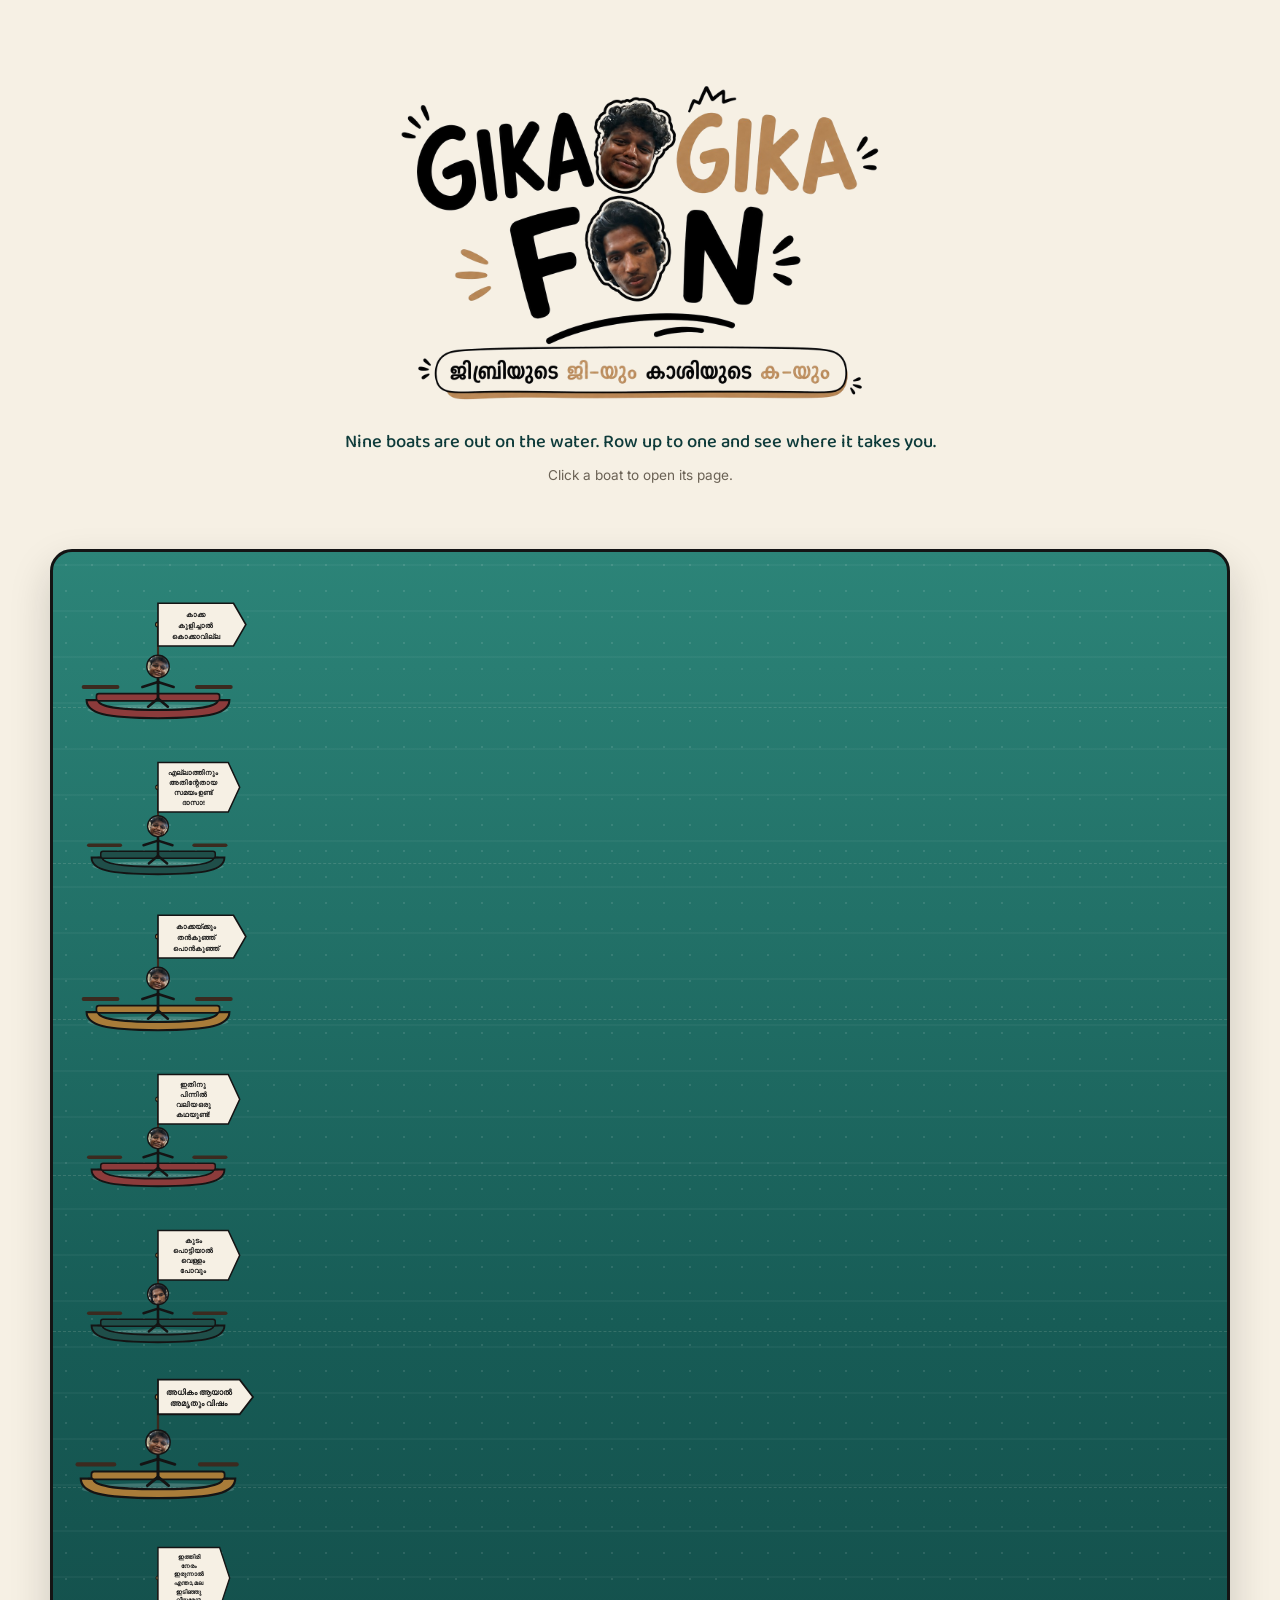
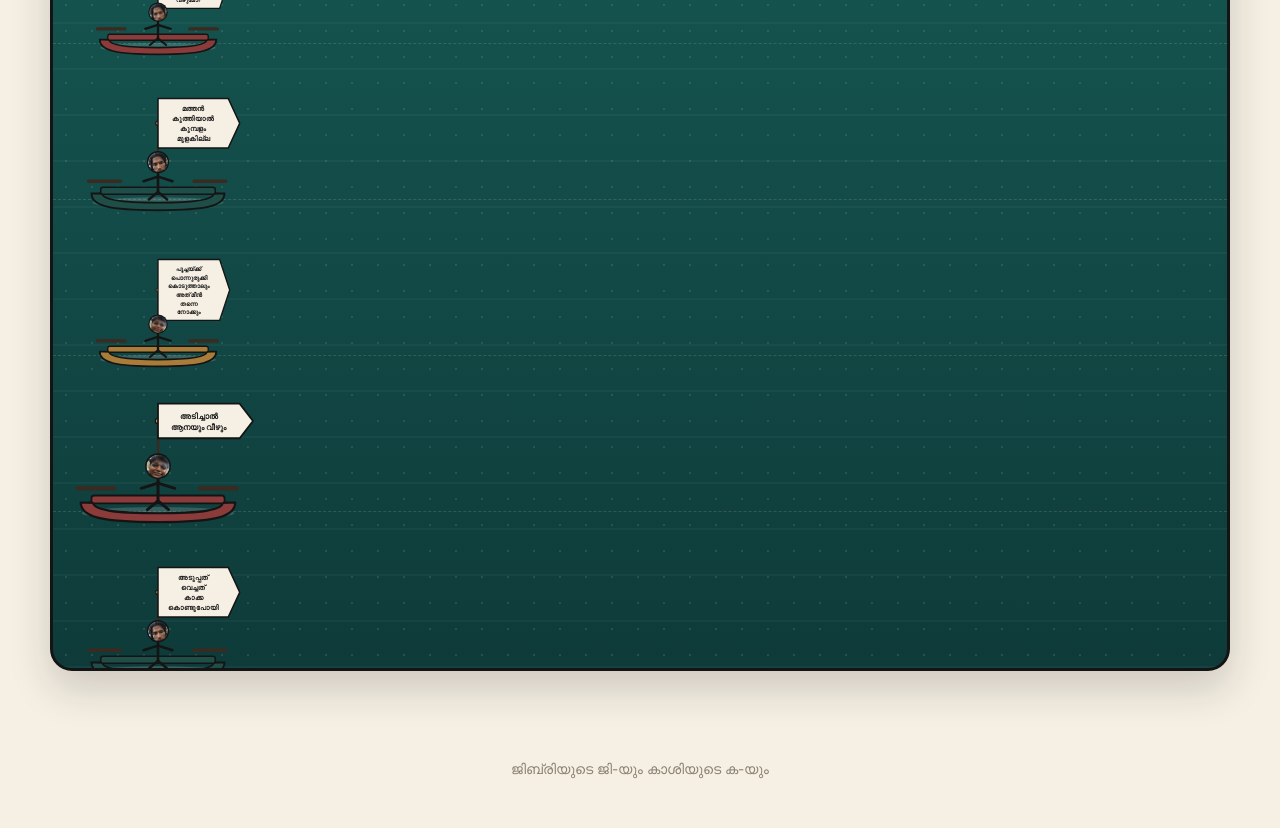
<file: gika-gika-fon/index.html>
<!doctype html>
<html lang="en">
<head>
<meta charset="utf-8">
<meta name="viewport" content="width=device-width, initial-scale=1">
<title>Gika Gika Fon</title>
<meta name="description" content="Nine boats, nine rowers, nine places to go.">
<link rel="stylesheet" href="style.css">
</head>
<body>
<a class="skip-link" href="#harbor">Skip to boats</a>

<header class="hero">
  <div class="logo-wrap">
    <img class="logo-img" src="logo.png" alt="Gika Gika Fon">
  </div>
  <p class="hero-sub">Nine boats are out on the water. Row up to one and see where it takes you.</p>
  <p class="hero-hint">Click a boat to open its page.</p>
</header>

<main>
  <section class="harbor" id="harbor" aria-label="Rowboats, each linking to its own page">
    <!-- boats are generated in script.js -->
  </section>
</main>

<footer class="site-footer">
  ജിബ്രിയുടെ ജി-യും കാശിയുടെ ക-യും
</footer>

<script src="script.js"></script>
</body>
</html>
</file>
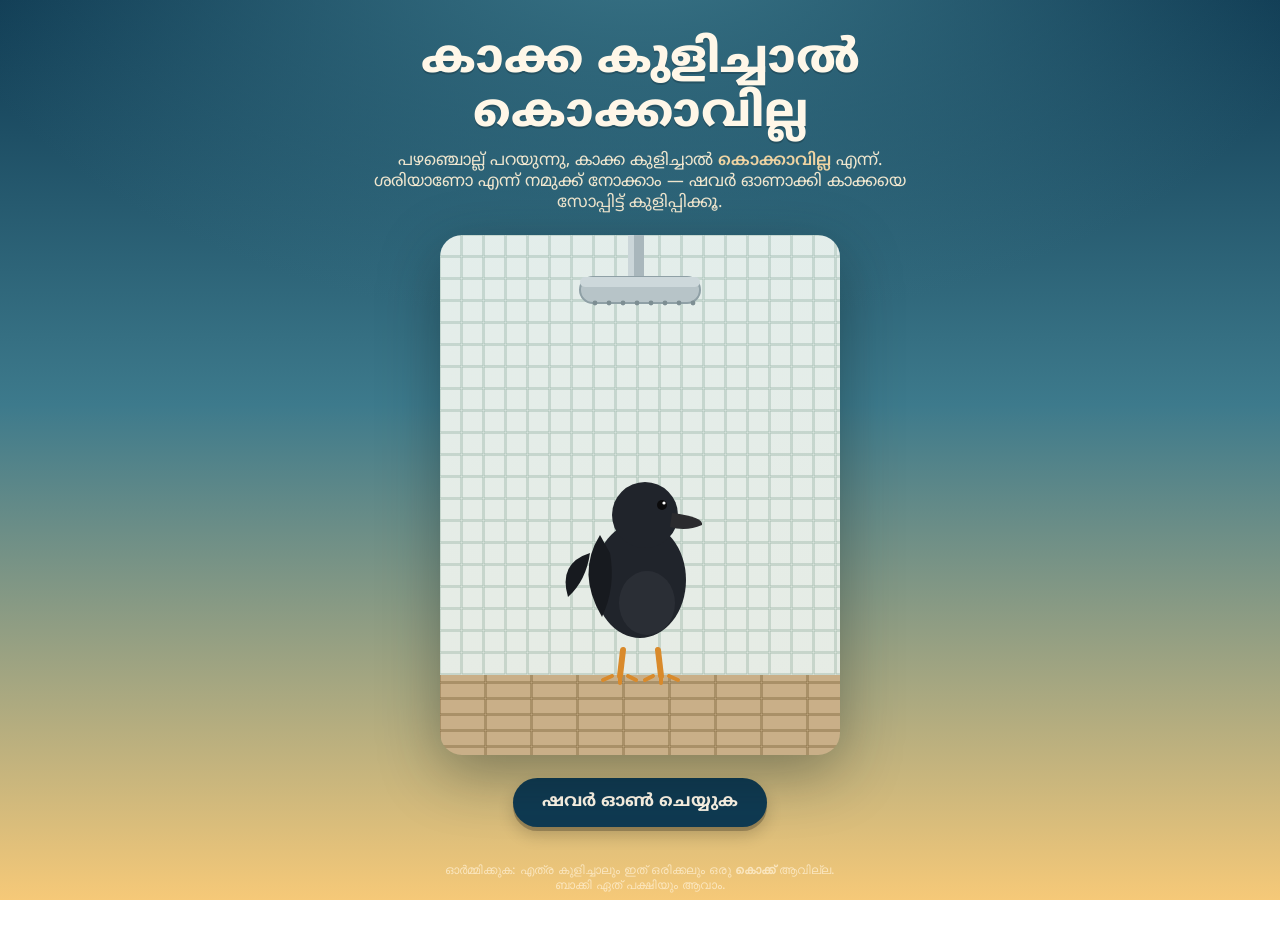
<file: gika-gika-fon/boat1.html>
<!DOCTYPE html>
<html lang="ml">
<head>
<meta charset="UTF-8">
<meta name="viewport" content="width=device-width, initial-scale=1.0">
<title>കാക്ക കുളിച്ചാൽ കൊക്കാവില്ല</title>
<meta name="description" content="കാക്കയെ കുളിപ്പിക്കൂ, സോപ്പ് തേക്കൂ, എന്ത് സംഭവിക്കുന്നു എന്ന് നോക്കൂ.">
<link rel="icon" href="data:image/svg+xml,<svg xmlns=%22http://www.w3.org/2000/svg%22 viewBox=%220 0 100 100%22><text y=%22.9em%22 font-size=%2280%22>🐦‍⬛</text></svg>">
<link rel="preconnect" href="https://fonts.googleapis.com">
<link rel="preconnect" href="https://fonts.gstatic.com" crossorigin>
<link href="https://fonts.googleapis.com/css2?family=Noto+Sans+Malayalam:wght@500;600;700;800&family=Inter:wght@400;500;600&display=swap" rel="stylesheet">
<style>
  :root{
    --sky-top:#0F3A52;
    --sky-mid:#3D7A8C;
    --sky-bottom:#F6C978;
    --tile:#E4EDE9;
    --tile-grout:#9FB9AE;
    --floor:#C9AF88;
    --floor-grout:#8A7248;
    --crow:#20242B;
    --crow-belly:#3A3F47;
    --water:#8FD3EA;
    --water-deep:#4FA9C7;
    --ink:#122019;
    --panel:#FFF7E8;
    --panel-edge:#E7CFA0;
    --focus:#FF7A3D;
    --btn:#0F3A52;
    --btn-text:#FFF7E8;
    --btn-soap:#3D8C6B;
    --btn-reset:#B65C2E;
    font-size:16px;
  }

  *{box-sizing:border-box;}

  @media (prefers-reduced-motion: reduce){
    *{animation-duration:0.001ms !important; animation-iteration-count:1 !important; transition-duration:0.001ms !important;}
  }

  html,body{
    margin:0;
    padding:0;
    min-height:100%;
    background:
      radial-gradient(1200px 700px at 50% -10%, var(--sky-mid), transparent 60%),
      linear-gradient(180deg, var(--sky-top) 0%, var(--sky-mid) 45%, var(--sky-bottom) 100%);
    background-attachment:fixed;
    font-family:'Inter', sans-serif;
    color:var(--ink);
  }

  .page{
    min-height:100vh;
    display:flex;
    flex-direction:column;
    align-items:center;
    padding:2.2rem 1.1rem 3rem;
  }

  header{
    text-align:center;
    max-width:34rem;
    margin-bottom:1.4rem;
  }

  h1{
    font-family:'Noto Sans Malayalam','Meera','Rachana',sans-serif;
    font-weight:800;
    font-size:clamp(1.9rem, 6vw, 2.9rem);
    line-height:1.15;
    margin:0 0 .5rem;
    color:#FFF7E8;
    text-shadow: 0 2px 0 rgba(0,0,0,.18);
  }

  .sub{
    font-family:'Noto Sans Malayalam','Meera','Rachana',sans-serif;
    font-size:1.05rem;
    color:#FFF1D6;
    margin:0;
    opacity:.92;
  }

  .sub em{
    font-style:normal;
    font-weight:600;
    color:#FFDDA6;
  }

  /* ---------- STAGE ---------- */

  .stage-wrap{
    position:relative;
    width:min(92vw, 400px);
    filter:drop-shadow(0 18px 30px rgba(10,20,20,.35));
  }

  svg.stage{
    display:block;
    width:100%;
    height:auto;
    border-radius:22px;
    overflow:hidden;
  }

  .water-drop{
    opacity:0;
    transform-origin:center;
  }
  .stage[data-flow="on"] .water-drop{
    animation:fall 0.9s linear infinite;
  }
  @keyframes fall{
    0%{opacity:0; transform:translateY(0) scaleY(0.6);}
    12%{opacity:1;}
    85%{opacity:1;}
    100%{opacity:0; transform:translateY(200px) scaleY(1.3);}
  }

  .puddle{
    opacity:0;
    transition:opacity .5s ease .3s;
  }
  .stage[data-flow="on"] .puddle{opacity:1;}

  .bird-group{
    transform-origin:200px 420px;
  }
  .stage[data-anim="idle-bob"] .bird-group{
    animation:bob 2.6s ease-in-out infinite;
  }
  @keyframes bob{
    0%,100%{transform:translateY(0);}
    50%{transform:translateY(-4px);}
  }

  .wet-shine{
    opacity:0;
    transition:opacity .4s ease;
    pointer-events:none;
  }
  .stage[data-wet="1"] .wet-shine{opacity:1;}
  .stage[data-wet="1"] .bird-group .bird-fill{
    filter:saturate(1.15) brightness(.94);
  }

  .soap-bar{
    opacity:0;
    transform-origin:center;
    transition:opacity .25s ease;
  }
  .stage[data-soaping="1"] .soap-bar{
    opacity:1;
    animation:scrub 0.4s ease-in-out infinite;
  }
  @keyframes scrub{
    0%,100%{transform:rotate(-14deg) translateX(0);}
    50%{transform:rotate(14deg) translateX(6px);}
  }

  .bubble{
    opacity:0;
    transform:scale(.2);
    transform-box:fill-box;
    transform-origin:center;
    transition:transform .5s cubic-bezier(.34,1.56,.64,1), opacity .35s ease;
  }
  .stage[data-soaping="1"] .bubble,
  .stage[data-bubbles="cover"] .bubble{
    opacity:1;
    transform:scale(1);
  }
  .stage[data-bubbles="pop"] .bubble{
    opacity:0;
    transform:scale(1.5);
    transition:transform .55s ease-in, opacity .55s ease-in;
  }
  .bubble:nth-child(1){transition-delay:.02s;}
  .bubble:nth-child(2){transition-delay:.08s;}
  .bubble:nth-child(3){transition-delay:.05s;}
  .bubble:nth-child(4){transition-delay:.12s;}
  .bubble:nth-child(5){transition-delay:.03s;}
  .bubble:nth-child(6){transition-delay:.15s;}
  .bubble:nth-child(7){transition-delay:.09s;}
  .bubble:nth-child(8){transition-delay:.06s;}
  .bubble:nth-child(9){transition-delay:.18s;}
  .bubble:nth-child(10){transition-delay:.11s;}
  .bubble:nth-child(11){transition-delay:.14s;}
  .bubble:nth-child(12){transition-delay:.04s;}

  .sparkle{
    opacity:0;
    transform:scale(.3);
    transform-box:fill-box;
    transform-origin:center;
  }
  .stage[data-sparkle="1"] .sparkle{
    animation:pop-sparkle .8s ease-out forwards;
  }
  .sparkle:nth-child(2){animation-delay:.05s;}
  .sparkle:nth-child(3){animation-delay:.1s;}
  .sparkle:nth-child(4){animation-delay:.02s;}
  .sparkle:nth-child(5){animation-delay:.14s;}
  .sparkle:nth-child(6){animation-delay:.07s;}
  .sparkle:nth-child(7){animation-delay:.16s;}
  .sparkle:nth-child(8){animation-delay:.03s;}
  @keyframes pop-sparkle{
    0%{opacity:0; transform:scale(.2);}
    35%{opacity:1; transform:scale(1.15);}
    100%{opacity:0; transform:scale(.6) translateY(-14px);}
  }

  /* ---------- CONTROLS ---------- */

  .controls{
    width:min(92vw, 400px);
    display:flex;
    flex-direction:column;
    align-items:center;
    gap:.85rem;
    margin-top:1.4rem;
  }

  button{
    font-family:'Noto Sans Malayalam','Meera','Rachana',sans-serif;
    font-weight:700;
    font-size:1.08rem;
    border:none;
    border-radius:999px;
    padding:.85rem 1.8rem;
    cursor:pointer;
    color:var(--btn-text);
    background:var(--btn);
    box-shadow:0 4px 0 rgba(0,0,0,.22), 0 8px 16px rgba(0,0,0,.18);
    transition:transform .12s ease, box-shadow .12s ease;
    display:none;
  }
  button.visible{display:inline-block;}
  button:hover{transform:translateY(-2px);}
  button:active{transform:translateY(1px); box-shadow:0 2px 0 rgba(0,0,0,.22);}
  button:focus-visible{outline:3px solid var(--focus); outline-offset:3px;}
  button:disabled{opacity:.55; cursor:default; transform:none;}

  #soapBtn{background:var(--btn-soap);}
  #resetBtn{background:var(--btn-reset);}

  .caption{
    width:100%;
    max-width:400px;
    background:var(--panel);
    border:2px solid var(--panel-edge);
    border-radius:16px;
    padding:.95rem 1.15rem;
    text-align:center;
    display:none;
    box-shadow:0 6px 18px rgba(0,0,0,.15);
  }
  .caption.visible{display:block;}
  .caption .ml{
    font-family:'Noto Sans Malayalam','Meera','Rachana',sans-serif;
    font-weight:700;
    font-size:1.15rem;
    margin:0 0 .2rem;
  }
  .caption .en{
    font-size:.85rem;
    color:#556;
    margin:0;
  }

  footer{
    margin-top:2.2rem;
    text-align:center;
    font-size:.78rem;
    color:#FFF1D6;
    opacity:.75;
    max-width:26rem;
  }
  footer a{color:#FFDDA6;}
</style>
</head>
<body>

<div class="page">

  <header>
    <h1>കാക്ക കുളിച്ചാൽ കൊക്കാവില്ല</h1>
    <p class="sub">പഴഞ്ചൊല്ല് പറയുന്നു, കാക്ക കുളിച്ചാൽ <em>കൊക്കാവില്ല</em> എന്ന്. ശരിയാണോ എന്ന് നമുക്ക് നോക്കാം — ഷവർ ഓണാക്കി കാക്കയെ സോപ്പിട്ട് കുളിപ്പിക്കൂ.</p>
  </header>

  <div class="stage-wrap">
    <svg class="stage" id="stage" data-flow="off" data-wet="0" data-soaping="0" data-bubbles="hide" data-sparkle="0" data-anim="idle-bob" viewBox="0 0 400 520" xmlns="http://www.w3.org/2000/svg" role="img" aria-label="ഒരു കാക്ക ഷവറിനടിയിൽ നിൽക്കുന്ന ദൃശ്യം">

      <defs>
        <pattern id="wallTile" width="22" height="22" patternUnits="userSpaceOnUse">
          <rect width="22" height="22" fill="var(--tile)"/>
          <rect width="21" height="21" fill="none" stroke="var(--tile-grout)" stroke-width="1"/>
        </pattern>
        <pattern id="floorTile" width="46" height="16" patternUnits="userSpaceOnUse">
          <rect width="46" height="16" fill="var(--floor)"/>
          <rect width="45" height="15" fill="none" stroke="var(--floor-grout)" stroke-width="1"/>
        </pattern>
        <linearGradient id="skyGlow" x1="0" y1="0" x2="0" y2="1">
          <stop offset="0" stop-color="#DFF1F7"/>
          <stop offset="1" stop-color="#F4E3C6"/>
        </linearGradient>
      </defs>

      <!-- wall + floor -->
      <rect x="0" y="0" width="400" height="440" fill="url(#wallTile)"/>
      <rect x="0" y="440" width="400" height="80" fill="url(#floorTile)"/>
      <rect x="0" y="0" width="400" height="440" fill="url(#skyGlow)" opacity="0.12"/>

      <!-- shower pipe + head -->
      <rect x="188" y="0" width="16" height="46" fill="#A9B7BC"/>
      <rect x="188" y="0" width="6" height="46" fill="#CBD6D9"/>
      <g transform="translate(0,0)">
        <rect x="140" y="42" width="120" height="26" rx="13" fill="#B7C4C8" stroke="#8FA0A6" stroke-width="2"/>
        <rect x="140" y="42" width="120" height="10" rx="5" fill="#CDD8DB"/>
        <g fill="#7D8E93">
          <circle cx="155" cy="68" r="2.4"/><circle cx="169" cy="68" r="2.4"/><circle cx="183" cy="68" r="2.4"/>
          <circle cx="197" cy="68" r="2.4"/><circle cx="211" cy="68" r="2.4"/><circle cx="225" cy="68" r="2.4"/>
          <circle cx="239" cy="68" r="2.4"/><circle cx="253" cy="68" r="2.4"/>
        </g>
      </g>

      <!-- water -->
      <g id="waterGroup">
        <rect class="water-drop" x="153" y="70" width="4" height="26" rx="2" fill="var(--water)" style="animation-delay:-.05s"/>
        <rect class="water-drop" x="167" y="70" width="4" height="26" rx="2" fill="var(--water-deep)" style="animation-delay:-.28s"/>
        <rect class="water-drop" x="181" y="70" width="4" height="26" rx="2" fill="var(--water)" style="animation-delay:-.5s"/>
        <rect class="water-drop" x="195" y="70" width="4" height="26" rx="2" fill="var(--water-deep)" style="animation-delay:-.14s"/>
        <rect class="water-drop" x="209" y="70" width="4" height="26" rx="2" fill="var(--water)" style="animation-delay:-.38s"/>
        <rect class="water-drop" x="223" y="70" width="4" height="26" rx="2" fill="var(--water-deep)" style="animation-delay:-.62s"/>
        <rect class="water-drop" x="237" y="70" width="4" height="26" rx="2" fill="var(--water)" style="animation-delay:-.2s"/>
        <rect class="water-drop" x="251" y="70" width="4" height="26" rx="2" fill="var(--water-deep)" style="animation-delay:-.44s"/>
      </g>

      <!-- puddle -->
      <ellipse class="puddle" cx="200" cy="452" rx="72" ry="12" fill="var(--water)" opacity="0.55"/>
      <ellipse class="puddle" cx="200" cy="452" rx="46" ry="7" fill="var(--water-deep)" opacity="0.4"/>

      <!-- bird -->
      <g class="bird-group" id="birdGroup"></g>

      <!-- wet shine overlay -->
      <g class="wet-shine">
        <path d="M172,300 Q168,330 176,358" stroke="#EAF7FB" stroke-width="3" stroke-linecap="round" fill="none" opacity="0.55"/>
        <path d="M226,310 Q232,336 224,360" stroke="#EAF7FB" stroke-width="3" stroke-linecap="round" fill="none" opacity="0.45"/>
      </g>

      <!-- soap bar -->
      <g class="soap-bar" transform="translate(255,330)">
        <rect x="-22" y="-12" width="44" height="24" rx="10" fill="#FFE8B0" stroke="#E8B85C" stroke-width="2"/>
        <path d="M-12,0 Q0,-6 12,0" stroke="#E8B85C" stroke-width="2" fill="none" opacity="0.7"/>
      </g>

      <!-- bubbles -->
      <g id="bubbleGroup">
        <circle class="bubble" cx="168" cy="330" r="30" fill="#FFFFFF" opacity="0.94"/>
        <circle class="bubble" cx="222" cy="320" r="34" fill="#FFFFFF" opacity="0.94"/>
        <circle class="bubble" cx="196" cy="360" r="38" fill="#FFFFFF" opacity="0.96"/>
        <circle class="bubble" cx="150" cy="370" r="24" fill="#F4FBFD" opacity="0.94"/>
        <circle class="bubble" cx="242" cy="365" r="26" fill="#F4FBFD" opacity="0.94"/>
        <circle class="bubble" cx="200" cy="290" r="26" fill="#FFFFFF" opacity="0.95"/>
        <circle class="bubble" cx="180" cy="400" r="20" fill="#FFFFFF" opacity="0.92"/>
        <circle class="bubble" cx="220" cy="402" r="18" fill="#F4FBFD" opacity="0.92"/>
        <circle class="bubble" cx="160" cy="300" r="14" fill="#FFFFFF" opacity="0.9"/>
        <circle class="bubble" cx="238" cy="295" r="12" fill="#FFFFFF" opacity="0.9"/>
        <circle class="bubble" cx="205" cy="415" r="14" fill="#FFFFFF" opacity="0.9"/>
        <circle class="bubble" cx="145" cy="340" r="12" fill="#FFFFFF" opacity="0.88"/>
      </g>

      <!-- sparkles on reveal -->
      <g id="sparkleGroup" fill="#FFE59A">
        <path class="sparkle" d="M150,260 l4,12 12,4 -12,4 -4,12 -4,-12 -12,-4 12,-4 z"/>
        <path class="sparkle" d="M250,270 l3,9 9,3 -9,3 -3,9 -3,-9 -9,-3 9,-3 z"/>
        <path class="sparkle" d="M200,240 l4,11 11,4 -11,4 -4,11 -4,-11 -11,-4 11,-4 z"/>
        <path class="sparkle" d="M130,340 l3,8 8,3 -8,3 -3,8 -3,-8 -8,-3 8,-3 z"/>
        <path class="sparkle" d="M270,330 l3,8 8,3 -8,3 -3,8 -3,-8 -8,-3 8,-3 z"/>
        <path class="sparkle" d="M170,420 l3,8 8,3 -8,3 -3,8 -3,-8 -8,-3 8,-3 z"/>
        <path class="sparkle" d="M235,410 l3,8 8,3 -8,3 -3,8 -3,-8 -8,-3 8,-3 z"/>
        <path class="sparkle" d="M200,400 l3,8 8,3 -8,3 -3,8 -3,-8 -8,-3 8,-3 z"/>
      </g>

    </svg>
  </div>

  <div class="controls">
    <button id="showerBtn" class="visible" type="button">ഷവർ ഓൺ ചെയ്യുക</button>
    <button id="soapBtn" type="button">സോപ്പ് തേക്കുക</button>
    <div class="caption" id="caption" role="status" aria-live="polite">
      <p class="ml" id="captionMl"></p>
      <p class="en" id="captionEn"></p>
    </div>
    <button id="resetBtn" type="button">വീണ്ടും കുളിപ്പിക്കാം</button>
  </div>

  <footer>
    ഓർമ്മിക്കുക: എത്ര കുളിച്ചാലും ഇത് ഒരിക്കലും ഒരു <strong>കൊക്ക്</strong> ആവില്ല. ബാക്കി ഏത് പക്ഷിയും ആവാം.
  </footer>

</div>

<script>
(function(){
  "use strict";

  var stage = document.getElementById('stage');
  var birdGroup = document.getElementById('birdGroup');
  var showerBtn = document.getElementById('showerBtn');
  var soapBtn = document.getElementById('soapBtn');
  var resetBtn = document.getElementById('resetBtn');
  var caption = document.getElementById('caption');
  var captionMl = document.getElementById('captionMl');
  var captionEn = document.getElementById('captionEn');

  var LEG_TEMPLATE = function(x1,x2,color){
    return '<path d="M'+x1+',415 L'+(x1-3)+',441" stroke="'+color+'" stroke-width="6" stroke-linecap="round"/>' +
           '<path d="M'+x2+',415 L'+(x2+3)+',441" stroke="'+color+'" stroke-width="6" stroke-linecap="round"/>' +
           '<path d="M'+(x1-11)+',441 l-9,4 M'+(x1-3)+',441 l0,7 M'+(x1+5)+',441 l8,4" stroke="'+color+'" stroke-width="4" stroke-linecap="round" fill="none"/>' +
           '<path d="M'+(x2-5)+',441 l-8,4 M'+(x2+3)+',441 l0,7 M'+(x2+11)+',441 l9,4" stroke="'+color+'" stroke-width="4" stroke-linecap="round" fill="none"/>';
  };

  var CROW =
    '<ellipse class="bird-fill" cx="200" cy="345" rx="46" ry="58" fill="#20242B"/>' +
    '<ellipse cx="207" cy="368" rx="28" ry="32" fill="#33383F" opacity="0.55"/>' +
    '<path d="M160,300 Q136,338 162,382 Q176,352 170,318 Z" fill="#171A1F"/>' +
    '<path d="M150,318 Q118,328 128,362 Q146,346 150,318 Z" fill="#171A1F"/>' +
    '<circle class="bird-fill" cx="205" cy="280" r="33" fill="#20242B"/>' +
    '<path d="M232,278 Q264,282 262,290 Q246,297 230,292 Z" fill="#2B2B2E"/>' +
    '<circle cx="222" cy="270" r="5" fill="#0B0B0C"/><circle cx="224" cy="268" r="1.6" fill="#FFFFFF"/>' +
    LEG_TEMPLATE(183,218,'#D98A2B');

  var BIRDS = {
    peacock: {
      ml: 'മയിൽ', en: 'It is now a peacock.',
      svg:
        (function(){
          var feathers = '';
          var angles = [-60,-40,-20,0,20,40,60];
          var colors = ['#0B3D91','#123F7A','#0B3D91','#123F7A','#0B3D91','#123F7A','#0B3D91'];
          for (var i=0;i<angles.length;i++){
            feathers += '<g transform="rotate('+angles[i]+' 200 380)">' +
              '<line x1="200" y1="380" x2="200" y2="255" stroke="'+colors[i]+'" stroke-width="7" stroke-linecap="round"/>' +
              '<circle cx="200" cy="250" r="11" fill="'+colors[i]+'"/>' +
              '<circle cx="200" cy="250" r="7" fill="#2E9E6B"/>' +
              '<circle cx="200" cy="250" r="3" fill="#F2C14E"/>' +
              '</g>';
          }
          return feathers +
            '<ellipse class="bird-fill" cx="200" cy="345" rx="40" ry="50" fill="#1C5FA8"/>' +
            '<ellipse cx="205" cy="365" rx="22" ry="26" fill="#2E7FCB" opacity="0.5"/>' +
            '<circle class="bird-fill" cx="205" cy="278" r="26" fill="#1C5FA8"/>' +
            '<line x1="200" y1="252" x2="196" y2="232" stroke="#1C5FA8" stroke-width="3" stroke-linecap="round"/>' +
            '<line x1="205" y1="250" x2="206" y2="228" stroke="#1C5FA8" stroke-width="3" stroke-linecap="round"/>' +
            '<line x1="210" y1="252" x2="215" y2="232" stroke="#1C5FA8" stroke-width="3" stroke-linecap="round"/>' +
            '<circle cx="196" cy="230" r="3" fill="#59C6A0"/><circle cx="206" cy="226" r="3" fill="#59C6A0"/><circle cx="215" cy="230" r="3" fill="#59C6A0"/>' +
            '<path d="M228,276 Q246,278 244,285 Q234,289 226,285 Z" fill="#2B2B2E"/>' +
            '<circle cx="216" cy="270" r="4.5" fill="#0B0B0C"/><circle cx="218" cy="268" r="1.4" fill="#FFFFFF"/>' +
            LEG_TEMPLATE(188,214,'#7A7A7A');
        })()
    },

    hornbill: {
      ml: 'വേഴാമ്പൽ', en: 'It is now a hornbill \u2014 Kerala\u2019s state bird.',
      svg:
        '<ellipse class="bird-fill" cx="200" cy="345" rx="44" ry="56" fill="#16181C"/>' +
        '<ellipse cx="200" cy="368" rx="34" ry="16" fill="#F5F1E6"/>' +
        '<path d="M162,318 Q206,406 200,414 Q186,404 172,392 Q182,358 162,318 Z" fill="#16181C"/>' +
        '<rect x="180" y="406" width="40" height="10" fill="#F5F1E6"/>' +
        '<circle class="bird-fill" cx="203" cy="280" r="30" fill="#16181C"/>' +
        '<path d="M228,270 Q286,264 292,278 Q286,290 232,292 Z" fill="#F2A93B"/>' +
        '<path d="M234,262 Q268,254 278,266 Q266,272 232,274 Z" fill="#E8871E"/>' +
        '<circle cx="214" cy="272" r="4.5" fill="#F4D06B"/><circle cx="214" cy="272" r="2" fill="#0B0B0C"/>' +
        LEG_TEMPLATE(184,216,'#3A3A3A')
    },

    kingfisher: {
      ml: 'മീൻകൊത്തി', en: 'It is now a kingfisher.',
      svg:
        '<ellipse class="bird-fill" cx="200" cy="352" rx="38" ry="48" fill="#FFFFFF"/>' +
        '<path d="M164,320 Q160,368 186,394 Q206,376 200,338 Q182,326 164,320 Z" fill="#1E6FB8"/>' +
        '<circle class="bird-fill" cx="203" cy="282" r="27" fill="#7A3B1E"/>' +
        '<path d="M226,278 Q276,282 274,288 Q276,294 226,296 Z" fill="#D8271A"/>' +
        '<circle cx="212" cy="274" r="4.3" fill="#0B0B0C"/><circle cx="214" cy="272" r="1.3" fill="#FFFFFF"/>' +
        LEG_TEMPLATE(186,212,'#D8271A')
    },

    parakeet: {
      ml: 'തത്ത', en: 'It is now a parakeet.',
      svg:
        '<path d="M198,360 Q206,410 194,462 Q186,412 190,362 Z" fill="#2E9E4E"/>' +
        '<ellipse class="bird-fill" cx="200" cy="342" rx="36" ry="46" fill="#4CAF50"/>' +
        '<ellipse cx="204" cy="360" rx="20" ry="24" fill="#6FC978" opacity="0.6"/>' +
        '<circle class="bird-fill" cx="204" cy="278" r="25" fill="#4CAF50"/>' +
        '<path d="M204,300 Q204,306 204,308" stroke="#E85D9E" stroke-width="3" fill="none"/>' +
        '<path d="M226,272 Q244,278 234,290 Q224,290 220,280 Z" fill="#D8271A"/>' +
        '<circle cx="214" cy="270" r="4.2" fill="#0B0B0C"/><circle cx="216" cy="268" r="1.3" fill="#FFFFFF"/>' +
        LEG_TEMPLATE(188,212,'#7A7A7A')
    },

    flamingo: {
      ml: 'ഫ്ലമിംഗോ', en: 'It is now a flamingo.',
      svg:
        '<path d="M186,300 Q170,340 190,362" stroke="#E85D9E" stroke-width="5" stroke-linecap="round" fill="none"/>' +
        '<ellipse class="bird-fill" cx="200" cy="325" rx="34" ry="36" fill="#F77FBE"/>' +
        '<ellipse cx="204" cy="336" rx="18" ry="18" fill="#FBB3D8" opacity="0.6"/>' +
        '<path d="M212,300 Q234,262 208,238 Q188,220 202,202" stroke="#F77FBE" stroke-width="13" stroke-linecap="round" fill="none"/>' +
        '<circle class="bird-fill" cx="203" cy="198" r="15" fill="#F77FBE"/>' +
        '<path d="M215,196 Q236,200 234,207 Q224,213 213,208 Z" fill="#3A3A3A"/>' +
        '<path d="M215,196 Q230,198 229,203 Q221,206 213,203 Z" fill="#F77FBE"/>' +
        '<circle cx="210" cy="194" r="3" fill="#0B0B0C"/>' +
        '<path d="M188,392 L184,441" stroke="#E8A9C6" stroke-width="4" stroke-linecap="round"/>' +
        '<path d="M182,441 l-8,4 M188,441 l0,7 M194,441 l8,4" stroke="#E8A9C6" stroke-width="3.5" stroke-linecap="round" fill="none"/>' +
        '<path d="M214,352 Q228,362 218,380" stroke="#E8A9C6" stroke-width="4" stroke-linecap="round" fill="none"/>'
    },

    owl: {
      ml: 'മൂങ്ങ', en: 'It is now an owl.',
      svg:
        '<ellipse class="bird-fill" cx="200" cy="352" rx="42" ry="50" fill="#8B5E3C"/>' +
        '<ellipse cx="200" cy="372" rx="24" ry="26" fill="#B08256" opacity="0.7"/>' +
        '<path d="M150,330 Q136,352 152,376 Q160,354 156,336 Z" fill="#6E4A2C"/>' +
        '<path d="M250,330 Q264,352 248,376 Q240,354 244,336 Z" fill="#6E4A2C"/>' +
        '<circle class="bird-fill" cx="200" cy="298" r="38" fill="#8B5E3C"/>' +
        '<path d="M172,266 L180,286 L164,282 Z" fill="#8B5E3C"/>' +
        '<path d="M228,266 L220,286 L236,282 Z" fill="#8B5E3C"/>' +
        '<circle cx="184" cy="298" r="15" fill="#FFFFFF"/><circle cx="216" cy="298" r="15" fill="#FFFFFF"/>' +
        '<circle cx="184" cy="298" r="7" fill="#4A2F17"/><circle cx="216" cy="298" r="7" fill="#4A2F17"/>' +
        '<circle cx="186" cy="295" r="2" fill="#FFFFFF"/><circle cx="218" cy="295" r="2" fill="#FFFFFF"/>' +
        '<path d="M196,308 L204,308 L200,318 Z" fill="#F2A93B"/>' +
        LEG_TEMPLATE(186,214,'#F2A93B')
    }
  };

  var birdKeys = Object.keys(BIRDS);
  var lastBird = null;

  function pickBird(){
    var k;
    do { k = birdKeys[Math.floor(Math.random()*birdKeys.length)]; }
    while (birdKeys.length > 1 && k === lastBird);
    lastBird = k;
    return k;
  }

  function setBird(svgMarkup){
    birdGroup.innerHTML = svgMarkup;
  }

  function resetAll(){
    stage.setAttribute('data-flow','off');
    stage.setAttribute('data-wet','0');
    stage.setAttribute('data-soaping','0');
    stage.setAttribute('data-bubbles','hide');
    stage.setAttribute('data-sparkle','0');
    setBird(CROW);
    showerBtn.classList.add('visible');
    showerBtn.disabled = false;
    soapBtn.classList.remove('visible');
    soapBtn.disabled = false;
    resetBtn.classList.remove('visible');
    caption.classList.remove('visible');
    captionMl.textContent = '';
    captionEn.textContent = '';
    stage.setAttribute('aria-label','ഒരു കാക്ക ഷവറിനടിയിൽ നിൽക്കുന്ന ദൃശ്യം');
  }

  showerBtn.addEventListener('click', function(){
    stage.setAttribute('data-flow','on');
    stage.setAttribute('data-wet','1');
    showerBtn.disabled = true;
    window.setTimeout(function(){
      soapBtn.classList.add('visible');
    }, 500);
  });

  soapBtn.addEventListener('click', function(){
    soapBtn.disabled = true;
    stage.setAttribute('data-soaping','1');
    stage.setAttribute('data-bubbles','cover');

    window.setTimeout(function(){
      var key = pickBird();
      var bird = BIRDS[key];
      setBird(bird.svg);
      stage.setAttribute('data-wet','0');
      stage.setAttribute('data-soaping','0');
      stage.setAttribute('data-bubbles','pop');

      window.setTimeout(function(){
        stage.setAttribute('data-sparkle','1');
        captionMl.textContent = 'ഹോ! ഇപ്പോൾ ഒരു ' + bird.ml + ' ആയി!';
        captionEn.textContent = bird.en + ' Still not a crane, though.';
        caption.classList.add('visible');
        stage.setAttribute('aria-label', 'കാക്ക കുളിച്ച് ' + bird.ml + ' ആയി മാറിയ ദൃശ്യം');
        soapBtn.classList.remove('visible');
        resetBtn.classList.add('visible');
      }, 150);
    }, 1300);
  });

  resetBtn.addEventListener('click', resetAll);

  resetAll();
})();
</script>

</body>
</html>
</file>
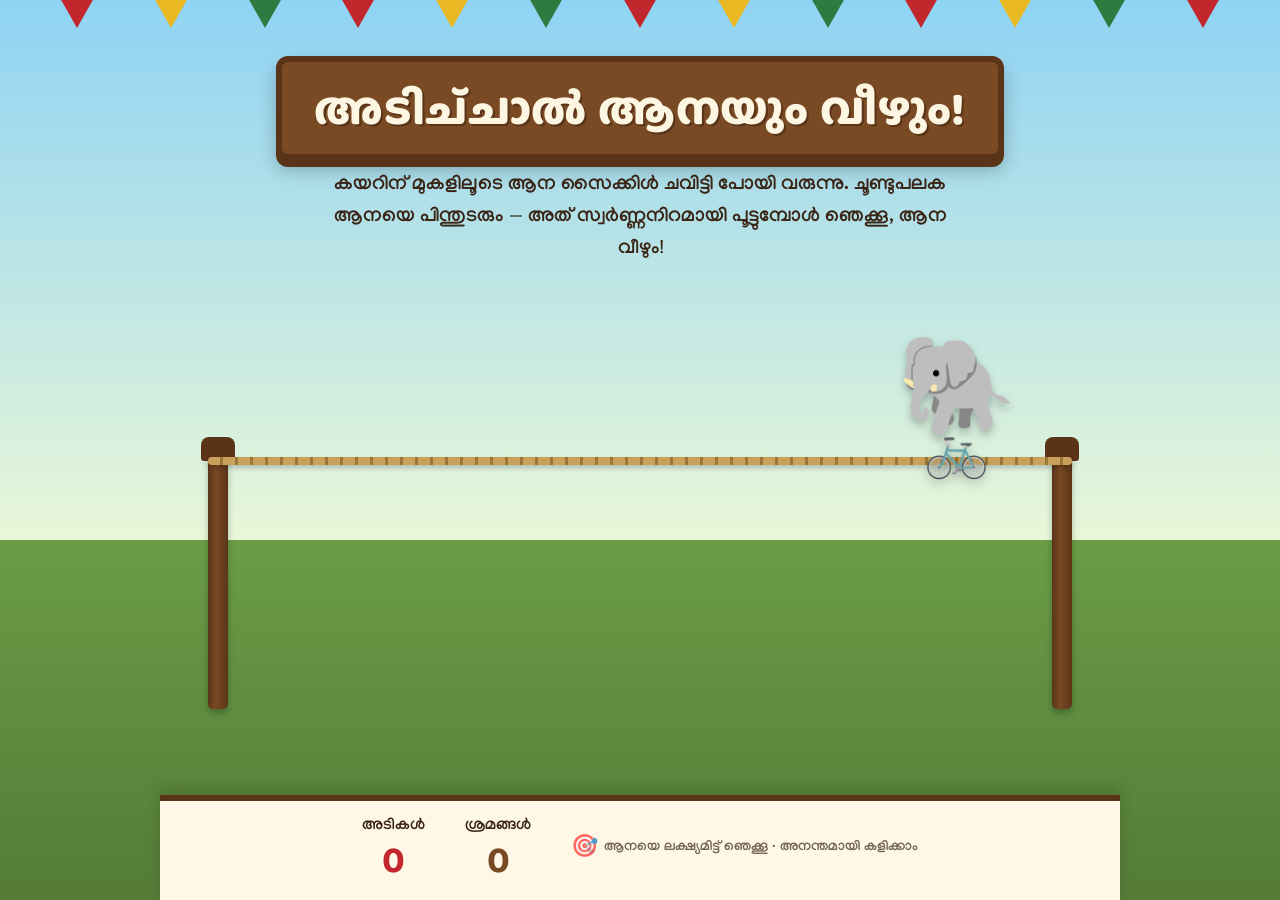
<file: gika-gika-fon/boat10.html>
<!DOCTYPE html>
<html lang="ml">
<head>
<meta charset="UTF-8">
<meta name="viewport" content="width=device-width, initial-scale=1.0, maximum-scale=1, user-scalable=no">
<title>അടിച്ചാൽ ആനയും വീഴും!</title>
<link rel="preconnect" href="https://fonts.googleapis.com">
<link href="https://fonts.googleapis.com/css2?family=Baloo+Chettan+2:wght@500;700;800&family=Manjari:wght@400;700&display=swap" rel="stylesheet">
<style>
  :root{
    --sky-top:#8fd3f4;
    --sky-bottom:#e9f7d8;
    --ground:#6a9c46;
    --ground-dark:#547c37;
    --wood:#7a4a24;
    --wood-dark:#5a3418;
    --rope:#c9a15a;
    --rope-dark:#9a7638;
    --flag-red:#c1272d;
    --flag-gold:#e8b923;
    --flag-green:#2f7a3e;
    --flag-white:#fdf6e3;
    --ink:#3a2416;
    --panel:#fff8e7;
  }
  *{box-sizing:border-box;}
  html,body{
    margin:0;padding:0;height:100%;overflow:hidden;
    font-family:'Manjari','Noto Sans Malayalam',sans-serif;
    color:var(--ink);
    -webkit-tap-highlight-color:transparent;
    user-select:none;
  }
  body{
    background:linear-gradient(to bottom, var(--sky-top) 0%, var(--sky-bottom) 60%, var(--ground) 60%, var(--ground-dark) 100%);
    display:flex;flex-direction:column;align-items:center;
    height:100vh;width:100vw;position:relative;
  }

  /* ---------- Bunting ---------- */
  .bunting{position:absolute;top:0;left:0;width:100%;height:50px;display:flex;justify-content:space-evenly;pointer-events:none;z-index:5;}
  .bunting span{
    width:0;height:0;
    border-left:17px solid transparent;
    border-right:17px solid transparent;
    border-top:30px solid var(--flag-red);
    margin-top:-2px;
    animation:sway 2.6s ease-in-out infinite;
    transform-origin:top center;
  }
  .bunting span:nth-child(3n+2){border-top-color:var(--flag-gold);animation-delay:.3s;}
  .bunting span:nth-child(3n){border-top-color:var(--flag-green);animation-delay:.6s;}
  @keyframes sway{
    0%,100%{transform:rotate(-6deg);}
    50%{transform:rotate(6deg);}
  }

  /* ---------- Title ---------- */
  .title-board{
    margin-top:56px;
    background:var(--wood);
    border:6px solid var(--wood-dark);
    border-radius:12px;
    padding:12px 32px;
    box-shadow:0 7px 0 var(--wood-dark), 0 10px 18px rgba(0,0,0,.25);
    z-index:6;
  }
  .title-board h1{
    margin:0;
    font-family:'Baloo Chettan 2',sans-serif;
    font-weight:800;
    font-size:clamp(26px,5.6vw,46px);
    color:var(--flag-white);
    letter-spacing:.5px;
    text-shadow:2px 2px 0 var(--wood-dark);
    text-align:center;
  }
  .subtitle{
    margin-top:10px;
    font-size:clamp(15px,2.8vw,20px);
    font-weight:700;
    color:var(--ink);
    text-align:center;
    max-width:680px;
    padding:0 16px;
    z-index:6;
    line-height:1.6;
  }

  /* ---------- Stage ---------- */
  .stage{
    position:relative;
    flex:1;
    width:100%;
    max-width:960px;
  }

  .pole{
    position:absolute;
    top:32%;
    width:20px;
    height:260px;
    background:linear-gradient(to right, var(--wood-dark), var(--wood) 40%, var(--wood-dark));
    border-radius:5px;
    box-shadow:0 4px 6px rgba(0,0,0,.25);
  }
  .pole.left{left:5%;}
  .pole.right{right:5%;}
  .pole::before{
    content:"";
    position:absolute;top:-12px;left:-7px;
    width:34px;height:24px;
    background:var(--wood-dark);
    border-radius:8px 8px 3px 3px;
  }

  .rope{
    position:absolute;
    top:calc(32% + 8px);
    left:5%;
    right:5%;
    height:8px;
    background:repeating-linear-gradient(90deg, var(--rope), var(--rope) 12px, var(--rope-dark) 12px, var(--rope-dark) 15px);
    border-radius:4px;
    box-shadow:0 3px 5px rgba(0,0,0,.2);
    z-index:3;
  }

  .zone{
    position:absolute;
    top:calc(32% - 26px);
    left:38%;
    width:24%;
    height:90px;
    z-index:2;
  }
  .zone-glow{
    position:absolute;
    inset:0;
    background:radial-gradient(ellipse at center, rgba(232,185,35,.6) 0%, rgba(232,185,35,0) 70%);
    animation:pulse 1.4s ease-in-out infinite;
  }
  @keyframes pulse{
    0%,100%{opacity:.5;transform:scale(1);}
    50%{opacity:1;transform:scale(1.12);}
  }
  .zone-flag{
    position:absolute;
    top:0;left:50%;
    transform:translateX(-50%);
    font-size:30px;
    animation:flagwave 1s ease-in-out infinite;
  }
  @keyframes flagwave{
    0%,100%{transform:translateX(-50%) rotate(-8deg);}
    50%{transform:translateX(-50%) rotate(8deg);}
  }
  .zone-label{
    position:absolute;
    top:52px;left:50%;
    transform:translateX(-50%);
    font-size:14px;
    font-weight:700;
    color:var(--flag-red);
    white-space:nowrap;
  }

  .rider{
    position:absolute;
    top:calc(32% - 96px);
    left:5%;
    transform:translateX(0);
    z-index:4;
    display:flex;
    flex-direction:column;
    align-items:center;
    line-height:1;
    cursor:pointer;
    filter:drop-shadow(0 5px 4px rgba(0,0,0,.25));
    padding:14px;
    margin:-14px;
    touch-action:manipulation;
  }
  .rider .elephant{
    font-size:96px;
    animation:bob 0.5s ease-in-out infinite;
  }
  .rider .bicycle{
    font-size:52px;
    margin-top:-16px;
  }
  @keyframes bob{
    0%,100%{transform:translateY(0) rotate(-2deg);}
    50%{transform:translateY(-6px) rotate(2deg);}
  }
  .rider.falling{
    animation:fall 1.1s cubic-bezier(.55,0,.85,.35) forwards;
  }
  @keyframes fall{
    0%{transform:translateY(0) rotate(0deg);opacity:1;}
    30%{transform:translateY(14px) rotate(35deg);opacity:1;}
    100%{transform:translateY(260px) rotate(190deg);opacity:0;}
  }
  .rider.ready::after{
    content:"";
    position:absolute;
    inset:-6px;
    border-radius:50%;
    box-shadow:0 0 0 4px rgba(232,185,35,.85);
    animation:readypulse .7s ease-in-out infinite;
  }
  @keyframes readypulse{
    0%,100%{opacity:.4;transform:scale(.9);}
    50%{opacity:1;transform:scale(1.06);}
  }

  .dust{
    position:absolute;
    font-size:44px;
    opacity:0;
    z-index:4;
    pointer-events:none;
  }
  .dust.show{
    animation:dustpuff .6s ease-out forwards;
  }
  @keyframes dustpuff{
    0%{opacity:0;transform:translateY(0) scale(.4);}
    30%{opacity:1;}
    100%{opacity:0;transform:translateY(-30px) scale(1.7);}
  }

  .banner{
    position:absolute;
    top:20%;
    left:50%;
    transform:translate(-50%,-50%) scale(.6);
    background:var(--flag-red);
    color:var(--flag-white);
    font-family:'Baloo Chettan 2',sans-serif;
    font-weight:800;
    font-size:clamp(24px,5vw,42px);
    padding:18px 32px;
    border-radius:14px;
    border:5px solid var(--flag-gold);
    box-shadow:0 10px 22px rgba(0,0,0,.3);
    z-index:10;
    opacity:0;
    pointer-events:none;
    text-align:center;
    white-space:nowrap;
  }
  .banner.show{
    animation:pop 1.8s ease-out forwards;
  }
  .banner.miss{
    background:var(--wood-dark);
    border-color:var(--rope);
  }
  @keyframes pop{
    0%{opacity:0;transform:translate(-50%,-50%) scale(.5);}
    15%{opacity:1;transform:translate(-50%,-50%) scale(1.1);}
    25%{transform:translate(-50%,-50%) scale(1);}
    80%{opacity:1;}
    100%{opacity:0;transform:translate(-50%,-60%) scale(1);}
  }

  /* ---------- Score panel (no button — tap the elephant itself) ---------- */
  .panel{
    width:100%;
    max-width:960px;
    background:var(--panel);
    border-top:6px solid var(--wood-dark);
    box-shadow:0 -6px 14px rgba(0,0,0,.15);
    padding:16px 22px 22px;
    display:flex;
    align-items:center;
    justify-content:center;
    gap:40px;
    z-index:6;
  }
  .score-box{
    display:flex;
    flex-direction:column;
    align-items:center;
    gap:4px;
    font-size:16px;
    font-weight:700;
  }
  .score-box .num{
    font-family:'Baloo Chettan 2',sans-serif;
    font-size:38px;
    color:var(--flag-red);
    line-height:1;
  }
  .tries-box .num{
    color:var(--wood);
  }
  .hint{
    font-size:14px;
    font-weight:700;
    opacity:.7;
    display:flex;
    align-items:center;
    gap:6px;
  }
  .hint .pointer-icon{font-size:22px;}

  @media (max-width:520px){
    .panel{gap:26px;flex-wrap:wrap;}
    .hint{width:100%;justify-content:center;order:3;}
  }

  .sr-only{
    position:absolute;width:1px;height:1px;padding:0;margin:-1px;overflow:hidden;
    clip:rect(0,0,0,0);white-space:nowrap;border:0;
  }

  /* ---------- pointer tracking reticle ---------- */
  .stage{ cursor:none; }
  .reticle{
    position:fixed;
    top:0;left:0;
    width:54px;height:54px;
    margin-left:-27px;
    margin-top:-27px;
    pointer-events:none;
    z-index:20;
    opacity:0;
    transform:translate(-100px,-100px) scale(1);
    transition:opacity .15s ease;
  }
  .reticle svg{ width:100%; height:100%; display:block; }
  .reticle.visible{ opacity:1; }
  .reticle.locked svg circle.ring{
    stroke:var(--flag-gold);
    stroke-width:5;
  }
  .reticle.locked svg circle.dot{
    fill:var(--flag-gold);
  }
  .reticle.locked{
    animation:reticleLock .35s ease;
  }
  @keyframes reticleLock{
    0%{transform:translate(-100px,-100px) scale(1.7);}
    100%{transform:translate(-100px,-100px) scale(1);}
  }
</style>
</head>
<body>

  <div class="bunting" aria-hidden="true">
    <span></span><span></span><span></span><span></span><span></span>
    <span></span><span></span><span></span><span></span><span></span>
    <span></span><span></span><span></span>
  </div>

  <div class="title-board">
    <h1>അടിച്ചാൽ ആനയും വീഴും!</h1>
  </div>
  <p class="subtitle">കയറിന് മുകളിലൂടെ ആന സൈക്കിൾ ചവിട്ടി പോയി വരുന്നു. ചൂണ്ടുപലക ആനയെ പിന്തുടരും — അത് സ്വർണ്ണനിറമായി പൂട്ടുമ്പോൾ ഞെക്കൂ, ആന വീഴും!</p>

  <div class="stage" id="stage">
    <div class="pole left"></div>
    <div class="pole right"></div>
    <div class="rope"></div>

    <div class="rider" id="rider" title="ആനയെ ഞെക്കൂ">
      <div class="elephant" id="elephantEmoji">🐘</div>
      <div class="bicycle">🚲</div>
    </div>

    <div class="dust" id="dust">💨</div>

    <div class="banner" id="banner"></div>
  </div>

  <div class="panel">
    <div class="score-box">
      <span>അടികൾ</span>
      <span class="num" id="hitCount">0</span>
    </div>
    <div class="score-box tries-box">
      <span>ശ്രമങ്ങൾ</span>
      <span class="num" id="tryCount">0</span>
    </div>
    <div class="hint"><span class="pointer-icon">🎯</span> ആനയെ ലക്ഷ്യമിട്ട് ഞെക്കൂ · അനന്തമായി കളിക്കാം</div>
  </div>

  <span class="sr-only" id="liveRegion" aria-live="polite"></span>

  <div class="reticle" id="reticle" aria-hidden="true">
    <svg viewBox="0 0 54 54">
      <circle class="ring" cx="27" cy="27" r="20" fill="none" stroke="#c1272d" stroke-width="4"></circle>
      <line x1="27" y1="2" x2="27" y2="14" stroke="#c1272d" stroke-width="4"></line>
      <line x1="27" y1="40" x2="27" y2="52" stroke="#c1272d" stroke-width="4"></line>
      <line x1="2" y1="27" x2="14" y2="27" stroke="#c1272d" stroke-width="4"></line>
      <line x1="40" y1="27" x2="52" y2="27" stroke="#c1272d" stroke-width="4"></line>
      <circle class="dot" cx="27" cy="27" r="4" fill="#c1272d"></circle>
    </svg>
  </div>

<script>
(function(){
  const stage = document.getElementById('stage');
  const rider = document.getElementById('rider');
  const banner = document.getElementById('banner');
  const dust = document.getElementById('dust');
  const hitCountEl = document.getElementById('hitCount');
  const tryCountEl = document.getElementById('tryCount');
  const liveRegion = document.getElementById('liveRegion');
  const reticle = document.getElementById('reticle');

  let hits = 0, tries = 0;
  let position = 0;        // 0 to 1 across the track
  let direction = 1;
  let speed = 0.00075;      // fraction of track per ms
  let lastTime = null;
  let animId = null;
  let disabled = false;     // during fall/reset animation

  function trackBounds(){
    const stageW = stage.clientWidth;
    const riderW = rider.clientWidth;
    const leftPad = stageW * 0.05 + 10;
    const rightPad = stageW * 0.05 + 10;
    const usable = stageW - leftPad - rightPad - riderW;
    return { leftPad, usable };
  }

  function render(){
    const { leftPad, usable } = trackBounds();
    const x = leftPad + position * usable;
    rider.style.left = x + 'px';
  }

  function step(ts){
    if (disabled){ animId = requestAnimationFrame(step); lastTime = ts; return; }
    if (lastTime === null) lastTime = ts;
    const dt = ts - lastTime;
    lastTime = ts;

    position += direction * speed * dt;
    if (position >= 1){ position = 1; direction = -1; }
    if (position <= 0){ position = 0; direction = 1; }

    render();
    animId = requestAnimationFrame(step);
  }

  window.addEventListener('resize', render);

  // ---------- pointer tracking: the reticle follows the finger/cursor and
  // reports whether it is currently sitting on top of the moving elephant.
  // This overlap check IS the timing mechanic — tap while locked to hit. ----------
  const HIT_PADDING = 24; // forgiveness margin around the elephant, in px, generous for touch

  function pointerOverElephant(x, y){
    const r = rider.getBoundingClientRect();
    return (
      x >= r.left - HIT_PADDING &&
      x <= r.right + HIT_PADDING &&
      y >= r.top - HIT_PADDING &&
      y <= r.bottom + HIT_PADDING
    );
  }

  function moveReticle(x, y, locked){
    reticle.style.transform = 'translate(' + x + 'px,' + y + 'px) scale(' + (locked ? 1.25 : 1) + ')';
    reticle.classList.add('visible');
    reticle.classList.toggle('locked', locked);
    rider.classList.toggle('ready', locked && !disabled);
  }

  function trackPointer(x, y){
    const locked = !disabled && pointerOverElephant(x, y);
    moveReticle(x, y, locked);
    return locked;
  }

  // ---------- big, layered elephant trumpet sound that fades away ----------
  function playTrumpet(){
    try{
      const ctx = new (window.AudioContext || window.webkitAudioContext)();
      const now = ctx.currentTime;

      const master = ctx.createGain();
      master.gain.setValueAtTime(0.0001, now);
      master.gain.exponentialRampToValueAtTime(0.9, now + 0.05);
      master.gain.exponentialRampToValueAtTime(0.6, now + 0.4);
      master.gain.exponentialRampToValueAtTime(0.0001, now + 2.2);
      master.connect(ctx.destination);

      // resonant band-pass to give the honk a brassy "trumpeting" body
      const bandpass = ctx.createBiquadFilter();
      bandpass.type = 'bandpass';
      bandpass.frequency.setValueAtTime(500, now);
      bandpass.frequency.linearRampToValueAtTime(900, now + 0.15);
      bandpass.frequency.linearRampToValueAtTime(420, now + 1.8);
      bandpass.Q.value = 3.2;
      bandpass.connect(master);

      // three detuned sawtooth voices, sweeping up then wavering down like a real trumpet call
      [130, 138, 195].forEach((freq, i) => {
        const osc = ctx.createOscillator();
        osc.type = 'sawtooth';
        osc.frequency.setValueAtTime(freq * 0.6, now);
        osc.frequency.exponentialRampToValueAtTime(freq * 2.3, now + 0.18);
        osc.frequency.exponentialRampToValueAtTime(freq * 1.6, now + 0.5);

        // vibrato / wavering pitch typical of a trumpeting elephant
        const vibrato = ctx.createOscillator();
        vibrato.frequency.value = 13;
        const vibratoGain = ctx.createGain();
        vibratoGain.gain.value = freq * 0.06;
        vibrato.connect(vibratoGain);
        vibratoGain.connect(osc.frequency);
        vibrato.start(now);
        vibrato.stop(now + 2.2);

        osc.frequency.linearRampToValueAtTime(freq * 0.75, now + 2.0);

        const g = ctx.createGain();
        g.gain.setValueAtTime(i === 0 ? 0.8 : (i === 1 ? 0.55 : 0.3), now);

        osc.connect(g);
        g.connect(bandpass);
        osc.start(now);
        osc.stop(now + 2.2);
      });

      // breathy noise burst at the front of the call
      const bufferSize = ctx.sampleRate * 0.35;
      const noiseBuffer = ctx.createBuffer(1, bufferSize, ctx.sampleRate);
      const data = noiseBuffer.getChannelData(0);
      for (let i = 0; i < bufferSize; i++){ data[i] = (Math.random() * 2 - 1) * 0.5; }
      const noise = ctx.createBufferSource();
      noise.buffer = noiseBuffer;
      const noiseFilter = ctx.createBiquadFilter();
      noiseFilter.type = 'highpass';
      noiseFilter.frequency.value = 700;
      const noiseGain = ctx.createGain();
      noiseGain.gain.setValueAtTime(0.5, now);
      noiseGain.gain.exponentialRampToValueAtTime(0.001, now + 0.35);
      noise.connect(noiseFilter);
      noiseFilter.connect(noiseGain);
      noiseGain.connect(master);
      noise.start(now);

      // deep low rumble underneath, fading away last
      const rumble = ctx.createOscillator();
      rumble.type = 'sine';
      rumble.frequency.setValueAtTime(70, now);
      rumble.frequency.linearRampToValueAtTime(45, now + 2.0);
      const rumbleGain = ctx.createGain();
      rumbleGain.gain.setValueAtTime(0.35, now);
      rumbleGain.gain.exponentialRampToValueAtTime(0.0001, now + 2.4);
      rumble.connect(rumbleGain);
      rumbleGain.connect(ctx.destination);
      rumble.start(now);
      rumble.stop(now + 2.4);

      setTimeout(() => ctx.close(), 2600);
    }catch(e){ /* audio unavailable, ignore silently */ }
  }

  function showBanner(text, isMiss){
    banner.textContent = text;
    banner.classList.remove('show','miss');
    void banner.offsetWidth; // restart animation
    if (isMiss) banner.classList.add('miss');
    banner.classList.add('show');
    liveRegion.textContent = text;
  }

  function doHit(){
    disabled = true;
    hits++;
    hitCountEl.textContent = hits;
    playTrumpet();
    showBanner('അടിച്ചാൽ ആനയും വീഴും! 🎉', false);
    rider.classList.remove('ready');
    rider.classList.add('falling');

    setTimeout(() => {
      rider.classList.remove('falling');
      position = 0;
      direction = 1;
      render();
      disabled = false;
      lastTime = null;
    }, 1300);
  }

  function attemptHit(x, y){
    if (disabled) return;
    tries++;
    tryCountEl.textContent = tries;
    const onElephant = pointerOverElephant(x, y);
    if (onElephant){
      doHit();
    } else {
      dust.style.left = (x - stage.getBoundingClientRect().left - 22) + 'px';
      dust.style.top = (y - stage.getBoundingClientRect().top - 14) + 'px';
      showDustAt();
      showBanner('ആനയെ ഞെക്കണം!', true);
    }
  }

  function showDustAt(){
    dust.classList.remove('show');
    void dust.offsetWidth;
    dust.classList.add('show');
  }

  // The pointer is tracked continuously with a reticle, and locks on
  // whenever it sits over the moving elephant — tap while locked to hit.
  stage.addEventListener('pointermove', (e) => {
    trackPointer(e.clientX, e.clientY);
  });
  stage.addEventListener('pointerdown', (e) => {
    trackPointer(e.clientX, e.clientY);
    attemptHit(e.clientX, e.clientY);
  });
  stage.addEventListener('pointerleave', () => {
    reticle.classList.remove('visible','locked');
  });

  render();
  animId = requestAnimationFrame(step);
})();
</script>
</body>
</html>
</file>
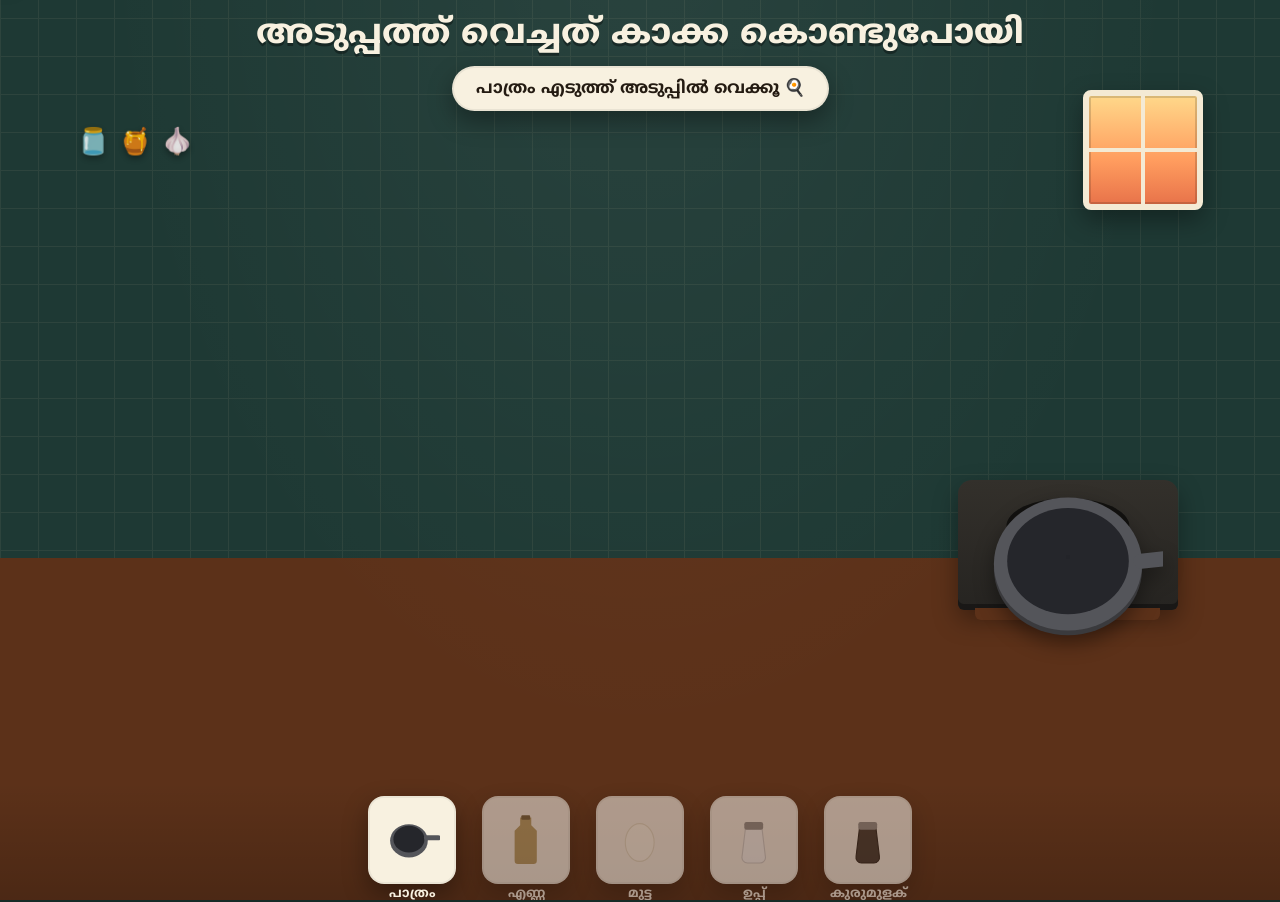
<file: gika-gika-fon/boat11.html>
<!DOCTYPE html>
<html lang="ml">
<head>
<meta charset="UTF-8">
<meta name="viewport" content="width=device-width, initial-scale=1.0, maximum-scale=1, user-scalable=no">
<title>അടുപ്പത്ത് വെച്ചത് കാക്ക കൊണ്ടുപോയി</title>
<link rel="preconnect" href="https://fonts.googleapis.com">
<link href="https://fonts.googleapis.com/css2?family=Baloo+Chettan+2:wght@500;700;800&family=Baloo+2:wght@500;600;700&family=Noto+Sans+Malayalam:wght@500;600;700;800&display=swap" rel="stylesheet">
<style>
  :root{
    --wall:#1e3934;
    --wall-dark:#162b27;
    --tile:#f4ead4;
    --tile-line:#d8c8a2;
    --tile-accent:#3f7a72;
    --wood:#7a4423;
    --wood-dark:#5c3119;
    --stove-body:#262421;
    --stove-panel:#a5342a;
    --flame1:#ffb347;
    --flame2:#ff6a3d;
    --cream:#f8f1e0;
    --ink:#241b12;
    --gold:#e2a63b;
    --egg-white:#fdf6e3;
    --egg-yolk:#f2b134;
    --panel-shadow: 0 10px 24px rgba(0,0,0,.35);
  }
  *{box-sizing:border-box;}
  html,body{
    margin:0; padding:0; height:100%;
    font-family:'Noto Sans Malayalam', 'Baloo 2', sans-serif;
    background:var(--wall-dark);
    overflow:hidden;
    -webkit-tap-highlight-color: transparent;
    user-select:none;
    text-rendering:optimizeLegibility;
    font-feature-settings:"liga" 1,"clig" 1,"akhn" 1,"rphf" 1,"blwf" 1,"half" 1,"pstf" 1,"vatu" 1,"cjct" 1;
    -webkit-font-feature-settings:"liga" 1,"clig" 1,"akhn" 1,"rphf" 1,"blwf" 1,"half" 1,"pstf" 1,"vatu" 1,"cjct" 1;
  }
  .stage{
    position:relative;
    width:100vw; height:100vh;
    background:
      radial-gradient(ellipse at 50% -10%, rgba(255,255,255,.05), transparent 60%),
      linear-gradient(180deg, var(--wall) 0%, var(--wall) 62%, var(--wood-dark) 62%, var(--wood-dark) 100%);
    display:flex; flex-direction:column;
  }

  /* ---------- Header ---------- */
  .header{
    position:relative;
    z-index:5;
    padding:14px 18px 8px;
    text-align:center;
    flex-shrink:0;
  }
  h1{
    font-family:'Noto Sans Malayalam', 'Baloo Chettan 2', sans-serif;
    font-weight:800;
    color:var(--cream);
    font-size:clamp(20px,4.2vw,34px);
    margin:0;
    text-shadow:0 3px 0 rgba(0,0,0,.35);
  }
  .subtitle{
    color:#c9d8c3;
    font-size:clamp(11px,2vw,14px);
    margin-top:4px;
    font-weight:500;
    opacity:.85;
  }

  .toast{
    margin:10px auto 0;
    background:var(--cream);
    color:var(--ink);
    font-family:'Noto Sans Malayalam', 'Baloo Chettan 2', sans-serif;
    font-weight:700;
    font-size:clamp(13px,2.6vw,17px);
    padding:9px 22px;
    border-radius:999px;
    box-shadow:var(--panel-shadow);
    display:inline-block;
    border:2px solid rgba(0,0,0,.06);
    transition:transform .2s ease;
  }
  .toast.pulse{ animation:pulse .5s ease; }
  @keyframes pulse{ 0%{transform:scale(1)} 40%{transform:scale(1.06)} 100%{transform:scale(1)} }

  /* ---------- Kitchen wall decor ---------- */
  .backsplash{
    position:absolute;
    left:0; right:0;
    top:0; height:62%;
    background-image:
      linear-gradient(var(--tile-line) 1px, transparent 1px),
      linear-gradient(90deg, var(--tile-line) 1px, transparent 1px);
    background-size:38px 38px;
    background-position:0 40%;
    opacity:.08;
    pointer-events:none;
  }
  .shelf{
    position:absolute;
    top:14%;
    left:6%;
    display:flex;
    gap:10px;
    opacity:.9;
  }
  .shelf span{
    font-size:26px;
    filter:drop-shadow(0 3px 3px rgba(0,0,0,.4));
  }
  .window{
    position:absolute;
    top:10%; right:6%;
    width:min(16vw,120px); height:min(16vw,120px);
    background:linear-gradient(180deg,#ffd88a,#ff9c5e 60%, #e8734a);
    border:6px solid var(--tile);
    border-radius:8px;
    box-shadow:var(--panel-shadow), inset 0 0 0 2px rgba(0,0,0,.15);
  }
  .window::after{
    content:'';
    position:absolute; inset:0;
    background:linear-gradient(90deg, transparent 48%, var(--tile) 48%, var(--tile) 52%, transparent 52%),
               linear-gradient(0deg, transparent 48%, var(--tile) 48%, var(--tile) 52%, transparent 52%);
  }

  /* ---------- Main play area ---------- */
  .kitchen{
    position:relative;
    flex:1;
    display:flex;
    align-items:flex-end;
    justify-content:center;
  }

  /* Stove */
  .stove-wrap{
    position:absolute;
    bottom:26%;
    right:8%;
    text-align:center;
  }
  .stove{
    position:relative;
    width:min(34vw,220px);
    height:min(20vw,130px);
    background:linear-gradient(180deg,#33302b,var(--stove-body));
    border-radius:14px 14px 6px 6px;
    box-shadow:var(--panel-shadow), inset 0 -6px 0 rgba(0,0,0,.35);
  }
  .stove::before{
    content:'';
    position:absolute;
    left:8%; right:8%; bottom:-10px; height:12px;
    background:var(--wood-dark);
    border-radius:0 0 6px 6px;
  }
  .burner{
    position:absolute;
    top:14%;
    left:50%;
    transform:translateX(-50%);
    width:56%;
    height:44%;
    border-radius:50%;
    background:radial-gradient(circle at 50% 45%, #4a4741 0%, #201e1b 70%);
    box-shadow:inset 0 0 0 4px #131210;
  }
  .flame{
    position:absolute;
    left:50%; bottom:98%;
    transform:translateX(-50%) scale(.9);
    width:70%;
    opacity:0;
    transition:opacity .3s ease;
    pointer-events:none;
  }
  .flame.on{ opacity:1; animation:flicker 0.5s infinite alternate; }
  @keyframes flicker{
    0%{ transform:translateX(-50%) scale(.92) rotate(-1deg);}
    100%{ transform:translateX(-50%) scale(1.05) rotate(1deg);}
  }
  .flame svg{ width:100%; display:block; }
  .knobs{
    position:absolute;
    bottom:14px; left:0; right:0;
    display:flex; justify-content:center; gap:14px;
  }
  .knobs span{
    width:16px; height:16px; border-radius:50%;
    background:radial-gradient(circle at 35% 30%, #d8563f, var(--stove-panel));
    box-shadow:0 2px 3px rgba(0,0,0,.5);
  }

  /* Pan */
  .pan-slot{
    position:absolute;
    top:-8%;
    left:50%;
    transform:translateX(-50%);
    width:min(30vw,190px);
    height:min(30vw,190px);
    z-index:4;
  }
  .pan{
    position:relative;
    width:100%; height:100%;
    transition:transform .55s cubic-bezier(.34,1.56,.64,1), opacity .3s ease;
  }
  .pan svg{ width:100%; height:100%; display:block; filter:drop-shadow(0 8px 10px rgba(0,0,0,.4)); }
  .pan.hidden{ opacity:0; transform:scale(.4) translateY(40px); pointer-events:none; }

  .fill{
    position:absolute;
    left:50%; top:46%;
    transform:translate(-50%,-50%);
    width:0%;
    height:0%;
    border-radius:50%;
    transition:width .5s ease, height .5s ease, background .6s ease;
    pointer-events:none;
  }
  .fill.oil{ background:radial-gradient(circle, #e6c464 0%, #c99a2e 75%); opacity:.85; }
  .fill.egg{ background:radial-gradient(circle at 40% 35%, var(--egg-white) 0%, var(--egg-white) 55%, #f0e6c9 100%); }
  .yolk{
    position:absolute;
    left:50%; top:46%;
    width:0; height:0;
    border-radius:50%;
    background:radial-gradient(circle at 35% 30%, #ffd15c, var(--egg-yolk));
    transform:translate(-50%,-50%);
    transition:width .4s ease, height .4s ease, top .4s ease;
    box-shadow:0 0 0 2px rgba(0,0,0,.05);
  }
  .specks{ position:absolute; inset:0; pointer-events:none; }
  .speck{
    position:absolute;
    width:3px; height:3px;
    border-radius:50%;
  }
  .speck.salt{ background:#fff; box-shadow:0 0 2px rgba(0,0,0,.2); }
  .speck.pepper{ background:#2a2117; }

  .steam{
    position:absolute;
    top:-6px; left:50%;
    transform:translateX(-50%);
    display:flex; gap:10px;
    opacity:0;
    transition:opacity .4s ease;
    pointer-events:none;
  }
  .steam.on{ opacity:.8; }
  .steam span{
    width:6px; height:20px;
    background:linear-gradient(180deg, rgba(255,255,255,.75), rgba(255,255,255,0));
    border-radius:6px;
    animation:rise 1.6s ease-in-out infinite;
  }
  .steam span:nth-child(2){ animation-delay:.4s; }
  .steam span:nth-child(3){ animation-delay:.8s; }
  @keyframes rise{
    0%{ transform:translateY(0) scaleY(.6); opacity:0; }
    30%{ opacity:.9; }
    100%{ transform:translateY(-28px) scaleY(1.1); opacity:0; }
  }

  /* Counter */
  .counter{
    position:relative;
    z-index:6;
    display:flex;
    justify-content:center;
    gap:clamp(10px,3vw,26px);
    padding:14px 10px calc(env(safe-area-inset-bottom,0px) + 16px);
    flex-shrink:0;
    background:linear-gradient(180deg, rgba(0,0,0,0), rgba(0,0,0,.18));
  }
  .item{
    position:relative;
    width:clamp(58px,15vw,88px);
    height:clamp(58px,15vw,88px);
    background:var(--cream);
    border-radius:16px;
    display:flex; align-items:center; justify-content:center;
    box-shadow:var(--panel-shadow);
    cursor:pointer;
    border:2px solid rgba(0,0,0,.05);
    transition:transform .18s ease, opacity .3s ease, filter .3s ease, box-shadow .18s ease;
  }
  .item svg{ width:66%; height:66%; }
  .item .label{
    position:absolute;
    bottom:-20px;
    font-family:'Noto Sans Malayalam', 'Baloo Chettan 2', sans-serif;
    font-weight:700;
    font-size:clamp(10px,2vw,13px);
    color:var(--cream);
    white-space:nowrap;
  }
  .item:active{ transform:scale(.92); }
  .item.active-target{
    box-shadow:0 0 0 4px var(--gold), var(--panel-shadow);
    transform:translateY(-4px);
  }
  .item.used{
    opacity:.25;
    filter:grayscale(1);
    pointer-events:none;
    box-shadow:none;
  }
  .item.disabled{
    filter:grayscale(.5);
    opacity:.55;
  }
  .item.shake{ animation:shake .4s ease; }
  @keyframes shake{
    0%,100%{ transform:translateX(0); }
    20%{ transform:translateX(-6px); }
    40%{ transform:translateX(6px); }
    60%{ transform:translateX(-4px); }
    80%{ transform:translateX(4px); }
  }

  /* flying bits: egg shell, oil drop, crack */
  .fx{
    position:fixed;
    z-index:50;
    pointer-events:none;
  }

  /* Crow */
  .crow{
    position:fixed;
    top:-140px;
    left:-140px;
    width:min(26vw,170px);
    z-index:40;
    transition:none;
    pointer-events:none;
  }
  .crow svg{ width:100%; display:block; filter:drop-shadow(0 10px 12px rgba(0,0,0,.4)); }
  .crow .carried-pan{
    position:absolute;
    width:34%;
    left:33%;
    top:58%;
    opacity:0;
    transition:opacity .2s ease;
  }
  .crow .carried-pan svg{ width:100%; display:block; }

  /* Progress bar during cooking */
  .progress-wrap{
    position:absolute;
    left:50%; top:2%;
    transform:translateX(-50%);
    width:min(60vw,300px);
    height:10px;
    background:rgba(255,255,255,.18);
    border-radius:99px;
    overflow:hidden;
    opacity:0;
    transition:opacity .3s ease;
    z-index:5;
  }
  .progress-wrap.on{ opacity:1; }
  .progress-bar{
    height:100%; width:0%;
    background:linear-gradient(90deg,var(--gold),var(--flame2));
    transition:width linear;
  }

  /* End overlay */
  .overlay{
    position:fixed; inset:0;
    background:rgba(10,16,14,.72);
    backdrop-filter:blur(2px);
    display:flex; align-items:center; justify-content:center;
    opacity:0; pointer-events:none;
    transition:opacity .5s ease;
    z-index:80;
    padding:20px;
  }
  .overlay.show{ opacity:1; pointer-events:auto; }
  .card{
    background:var(--cream);
    border-radius:22px;
    padding:32px 28px;
    max-width:420px;
    text-align:center;
    box-shadow:0 20px 50px rgba(0,0,0,.5);
    transform:translateY(16px) scale(.96);
    transition:transform .5s cubic-bezier(.34,1.56,.64,1);
  }
  .overlay.show .card{ transform:translateY(0) scale(1); }
  .card .big{
    font-family:'Noto Sans Malayalam', 'Baloo Chettan 2', sans-serif;
    font-weight:800;
    font-size:clamp(22px,5vw,30px);
    color:var(--stove-panel);
    margin:0 0 6px;
    line-height:1.25;
  }
  .card .small{
    font-family:'Noto Sans Malayalam', 'Baloo Chettan 2', sans-serif;
    color:#5a5245;
    font-size:14px;
    margin:0 0 22px;
    line-height:1.5;
  }
  .card button{
    font-family:'Noto Sans Malayalam', 'Baloo Chettan 2', sans-serif;
    font-weight:700;
    font-size:16px;
    background:var(--stove-panel);
    color:var(--cream);
    border:none;
    padding:12px 28px;
    border-radius:999px;
    cursor:pointer;
    box-shadow:0 6px 0 #7a251c;
    transition:transform .12s ease, box-shadow .12s ease;
  }
  .card button:active{
    transform:translateY(4px);
    box-shadow:0 2px 0 #7a251c;
  }

  @media (max-width:480px){
    .shelf{ display:none; }
    .stove-wrap{ right:50%; transform:translateX(50%); bottom:24%; }
  }
</style>
</head>
<body>

<div class="stage">
  <div class="backsplash"></div>
  <div class="shelf">
    <span>🫙</span><span>🍯</span><span>🧄</span>
  </div>
  <div class="window"></div>

  <div class="header">
    <h1>അടുപ്പത്ത് വെച്ചത് കാക്ക കൊണ്ടുപോയി</h1>
    <div class="toast" id="toast">പാത്രം എടുത്ത് അടുപ്പിൽ വെക്കൂ 🍳</div>
  </div>

  <div class="progress-wrap" id="progressWrap"><div class="progress-bar" id="progressBar"></div></div>

  <div class="kitchen">
    <div class="stove-wrap">
      <div class="stove">
        <div class="burner">
          <div class="flame" id="flame">
            <svg viewBox="0 0 100 90"><path d="M50 5 C30 30 25 45 35 60 C30 55 28 48 32 42 C30 60 45 75 50 85 C55 75 70 60 68 42 C72 48 70 55 65 60 C75 45 70 30 50 5Z" fill="url(#g1)"/><defs><linearGradient id="g1" x1="0" y1="0" x2="0" y2="1"><stop offset="0%" stop-color="#ffe08a"/><stop offset="45%" stop-color="var(--flame1)"/><stop offset="100%" stop-color="var(--flame2)"/></linearGradient></defs></svg>
          </div>
        </div>
        <div class="knobs"><span></span><span></span><span></span></div>
      </div>

      <div class="pan-slot">
        <div class="pan" id="pan">
          <div class="steam" id="steam"><span></span><span></span><span></span></div>
          <svg viewBox="0 0 200 200">
            <ellipse cx="100" cy="105" rx="78" ry="70" fill="#3a3a3d"/>
            <ellipse cx="100" cy="100" rx="78" ry="70" fill="#54555a"/>
            <ellipse cx="100" cy="97" rx="64" ry="56" fill="#25262b"/>
            <rect x="168" y="90" width="70" height="16" rx="8" fill="#54555a" transform="rotate(-6 168 90)"/>
          </svg>
          <div class="fill oil" id="fillOil"></div>
          <div class="fill egg" id="fillEgg"></div>
          <div class="yolk" id="yolk"></div>
          <div class="specks" id="specks"></div>
        </div>
      </div>
    </div>
  </div>

  <div class="counter">
    <div class="item" id="item-pan" data-step="pan">
      <svg viewBox="0 0 100 100"><ellipse cx="45" cy="52" rx="34" ry="30" fill="#54555a"/><ellipse cx="45" cy="49" rx="28" ry="24" fill="#25262b"/><rect x="72" y="42" width="30" height="9" rx="4" fill="#54555a"/></svg>
      <div class="label">പാത്രം</div>
    </div>
    <div class="item disabled" id="item-oil" data-step="oil">
      <svg viewBox="0 0 100 100"><path d="M40 10h20v14l10 10v54a6 6 0 0 1-6 6H36a6 6 0 0 1-6-6V34l10-10Z" fill="#c99a2e"/><rect x="42" y="6" width="16" height="8" rx="2" fill="#7a5c1a"/></svg>
      <div class="label">എണ്ണ</div>
    </div>
    <div class="item disabled" id="item-egg" data-step="egg">
      <svg viewBox="0 0 100 100"><ellipse cx="50" cy="55" rx="26" ry="34" fill="#fdf6e3" stroke="#e8dcb8" stroke-width="2"/></svg>
      <div class="label">മുട്ട</div>
    </div>
    <div class="item disabled" id="item-salt" data-step="salt">
      <svg viewBox="0 0 100 100"><path d="M35 30h30l6 50a10 10 0 0 1-10 12H39a10 10 0 0 1-10-12Z" fill="#f4f4f4" stroke="#ccc" stroke-width="2"/><rect x="33" y="18" width="34" height="14" rx="4" fill="#8b8b8b"/></svg>
      <div class="label">ഉപ്പ്</div>
    </div>
    <div class="item disabled" id="item-pepper" data-step="pepper">
      <svg viewBox="0 0 100 100"><path d="M35 30h30l6 50a10 10 0 0 1-10 12H39a10 10 0 0 1-10-12Z" fill="#3b332b" stroke="#221d18" stroke-width="2"/><rect x="33" y="18" width="34" height="14" rx="4" fill="#8b8b8b"/></svg>
      <div class="label">കുരുമുളക്</div>
    </div>
  </div>
</div>

<div class="overlay" id="overlay">
  <div class="card">
    <p class="big">അടുപ്പത്ത് വെച്ചത് കാക്ക കൊണ്ടുപോയി! 🐦‍⬛</p>
    <p class="small">മുട്ട വെന്തുകൊണ്ടിരിക്കുമ്പോൾ, ഒരു കാക്ക പറന്നുവന്ന് പാത്രം മുഴുവൻ കൊത്തിയെടുത്ത് പറന്നുപോയി. ഇത്ര നേരത്തെ പാചകം ഒരു നിമിഷം കൊണ്ട് ഇല്ലാതായി.</p>
    <button id="restartBtn">വീണ്ടും കളിക്കാം</button>
  </div>
</div>

<div class="crow" id="crow">
  <div class="carried-pan" id="carriedPan">
    <svg viewBox="0 0 200 200"><ellipse cx="100" cy="105" rx="78" ry="70" fill="#3a3a3d"/><ellipse cx="100" cy="100" rx="78" ry="70" fill="#54555a"/><ellipse cx="100" cy="97" rx="64" ry="56" fill="#25262b"/><rect x="168" y="90" width="70" height="16" rx="8" fill="#54555a" transform="rotate(-6 168 90)"/></svg>
  </div>
  <svg viewBox="0 0 160 120">
    <path d="M80 30 C60 10 30 15 15 35 C35 30 45 38 50 48 C25 45 5 55 0 75 C20 65 35 68 44 76 C30 82 20 98 22 115 C34 100 48 92 62 92 C58 100 60 110 68 116 C70 104 78 96 90 94 C102 96 110 104 112 116 C120 110 122 100 118 92 C132 92 146 100 158 115 C160 98 150 82 136 76 C145 68 160 65 180 75 C175 55 155 45 130 48 C135 38 145 30 165 35 C150 15 120 10 100 30 C94 24 86 24 80 30Z" fill="#1b1b1e" transform="translate(-10,0) scale(0.95)"/>
    <circle cx="118" cy="46" r="3.4" fill="#ffd15c"/>
    <path d="M132 46 L150 42 L133 52Z" fill="#e2a63b"/>
  </svg>
</div>

<script>
(function(){
  const steps = ['pan','oil','egg','salt','pepper'];
  let stepIndex = 0;
  let cookingStarted = false;

  // ---- audio: synthesized crow caw (no external files needed) ----
  let audioCtx = null;
  function ensureAudioCtx(){
    if (!audioCtx){
      const AC = window.AudioContext || window.webkitAudioContext;
      if (AC) audioCtx = new AC();
    }
    if (audioCtx && audioCtx.state === 'suspended') audioCtx.resume();
    return audioCtx;
  }

  function playCrowCall(){
    const ctx = ensureAudioCtx();
    if (!ctx) return;
    const now = ctx.currentTime;

    function caw(start, dur, peakFreq, endFreq, vol){
      const osc = ctx.createOscillator();
      osc.type = 'sawtooth';
      const osc2 = ctx.createOscillator();
      osc2.type = 'square';
      osc2.detune.value = -14;

      const filter = ctx.createBiquadFilter();
      filter.type = 'bandpass';
      filter.Q.value = 1.1;
      filter.frequency.setValueAtTime(peakFreq, start);
      filter.frequency.exponentialRampToValueAtTime(endFreq, start + dur);

      const gain = ctx.createGain();
      gain.gain.setValueAtTime(0.0001, start);
      gain.gain.exponentialRampToValueAtTime(vol, start + 0.02);
      gain.gain.exponentialRampToValueAtTime(0.0001, start + dur);

      osc.frequency.setValueAtTime(peakFreq, start);
      osc.frequency.exponentialRampToValueAtTime(endFreq, start + dur);
      osc2.frequency.setValueAtTime(peakFreq * 0.98, start);
      osc2.frequency.exponentialRampToValueAtTime(endFreq * 0.98, start + dur);

      osc.connect(filter);
      osc2.connect(filter);
      filter.connect(gain);
      gain.connect(ctx.destination);

      osc.start(start); osc.stop(start + dur);
      osc2.start(start); osc2.stop(start + dur);
    }

    caw(now, 0.16, 950, 340, 0.5);
    caw(now + 0.20, 0.15, 900, 330, 0.45);
    caw(now + 0.42, 0.19, 850, 300, 0.4);
  }

  const toastEl = document.getElementById('toast');
  const messages = {
    pan:    'പാത്രം എടുത്ത് അടുപ്പിൽ വെക്കൂ 🍳',
    oil:    'ഇനി എണ്ണ എടുത്ത് പാത്രത്തിൽ ഒഴിക്കൂ',
    egg:    'മുട്ട എടുത്ത് ഉടച്ച് പാത്രത്തിൽ ഒഴിക്കൂ',
    salt:   'ഇനി അല്പം ഉപ്പ് ചേർക്കൂ',
    pepper: 'അവസാനം കുരുമുളക് ചേർക്കൂ',
    cooking:'മുട്ട വേവുകയാണ്... സൂക്ഷിക്കൂ! 👀'
  };

  function setToast(text){
    toastEl.textContent = text;
    toastEl.classList.remove('pulse');
    void toastEl.offsetWidth;
    toastEl.classList.add('pulse');
  }

  function updateCounterStates(){
    steps.forEach((s, i) => {
      const el = document.getElementById('item-' + s);
      el.classList.remove('active-target','disabled','used');
      if (i < stepIndex) el.classList.add('used');
      else if (i === stepIndex) el.classList.add('active-target');
      else el.classList.add('disabled');
    });
  }

  function shakeItem(el){
    el.classList.remove('shake');
    void el.offsetWidth;
    el.classList.add('shake');
  }

  // ---- individual step actions ----
  function doPan(){
    document.getElementById('flame').classList.add('on');
    setToast(messages.oil);
  }

  function doOil(){
    const fill = document.getElementById('fillOil');
    fill.style.width = '86%';
    fill.style.height = '70%';
    setToast(messages.egg);
  }

  function doEgg(){
    const fillEgg = document.getElementById('fillEgg');
    const yolk = document.getElementById('yolk');
    fillEgg.style.width = '80%';
    fillEgg.style.height = '64%';
    setTimeout(() => {
      yolk.style.width = '26%';
      yolk.style.height = '26%';
    }, 250);
    setToast(messages.salt);
  }

  function spawnSpecks(kind, count){
    const wrap = document.getElementById('specks');
    for(let i=0;i<count;i++){
      const s = document.createElement('div');
      s.className = 'speck ' + kind;
      const angle = Math.random()*Math.PI*2;
      const r = 18 + Math.random()*40;
      const x = 50 + Math.cos(angle)*r*0.5;
      const y = 46 + Math.sin(angle)*r*0.35;
      s.style.left = x + '%';
      s.style.top = y + '%';
      wrap.appendChild(s);
    }
  }

  function doSalt(){
    spawnSpecks('salt', 14);
    setToast(messages.pepper);
  }

  function doPepper(){
    spawnSpecks('pepper', 14);
    setToast(messages.cooking);
  }

  const stepActions = { pan:doPan, oil:doOil, egg:doEgg, salt:doSalt, pepper:doPepper };

  function handleItemClick(name){
    ensureAudioCtx();
    const el = document.getElementById('item-' + name);
    if (cookingStarted) return;
    if (steps[stepIndex] !== name){
      shakeItem(el);
      return;
    }
    stepActions[name]();
    stepIndex++;
    updateCounterStates();
    if (stepIndex === steps.length){
      startCooking();
    }
  }

  steps.forEach(name => {
    document.getElementById('item-' + name).addEventListener('click', () => handleItemClick(name));
  });

  // ---- cooking phase ----
  function startCooking(){
    cookingStarted = true;
    document.getElementById('steam').classList.add('on');
    const progressWrap = document.getElementById('progressWrap');
    const progressBar = document.getElementById('progressBar');
    progressWrap.classList.add('on');

    const fillEgg = document.getElementById('fillEgg');
    const yolk = document.getElementById('yolk');

    const duration = 4200;
    progressBar.style.transition = 'width ' + duration + 'ms linear';
    requestAnimationFrame(() => { progressBar.style.width = '100%'; });

    // egg visually firms up / turns opaque as it "cooks"
    setTimeout(() => {
      fillEgg.style.background = 'radial-gradient(circle at 40% 35%, #ffffff 0%, #fff8e6 60%, #f3e7c4 100%)';
      yolk.style.width = '24%';
      yolk.style.height = '22%';
      yolk.style.top = '44%';
    }, duration * 0.55);

    setTimeout(() => {
      triggerCrow();
    }, duration);
  }

  // ---- crow snatch sequence ----
  function triggerCrow(){
    const pan = document.getElementById('pan');
    const panRect = pan.getBoundingClientRect();
    const crow = document.getElementById('crow');
    const carriedPan = document.getElementById('carriedPan');

    const crowW = crow.getBoundingClientRect().width || 150;
    const targetX = panRect.left + panRect.width/2 - crowW/2;
    const targetY = panRect.top + panRect.height/2 - crowW/2;

    const startX = -crowW;
    const startY = -crowW * 0.6;
    const endX = window.innerWidth + crowW;
    const endY = -crowW * 0.4;

    crow.style.transition = 'none';
    crow.style.transform = `translate(${startX}px, ${startY}px) scaleX(1)`;
    crow.getBoundingClientRect(); // force reflow

    // Phase 1: swoop in toward the pan
    crow.style.transition = 'transform 850ms cubic-bezier(.45,.05,.55,.95)';
    requestAnimationFrame(() => {
      crow.style.transform = `translate(${targetX}px, ${targetY}px) scaleX(1)`;
    });

    setTimeout(() => {
      document.getElementById('flame').classList.remove('on');
      document.getElementById('steam').classList.remove('on');
      pan.classList.add('hidden');
      carriedPan.style.opacity = '1';
      playCrowCall();
      setToast('കാ കാ! 🐦‍⬛');

      // Phase 2: fly off with the pan
      crow.style.transition = 'transform 1300ms cubic-bezier(.3,.2,.6,1)';
      requestAnimationFrame(() => {
        crow.style.transform = `translate(${endX}px, ${endY - 40}px) scaleX(1)`;
      });

      setTimeout(showEnding, 1450);
    }, 900);
  }

  function showEnding(){
    document.getElementById('overlay').classList.add('show');
  }

  document.getElementById('restartBtn').addEventListener('click', () => {
    window.location.reload();
  });
})();
</script>
</body>
</html>
</file>
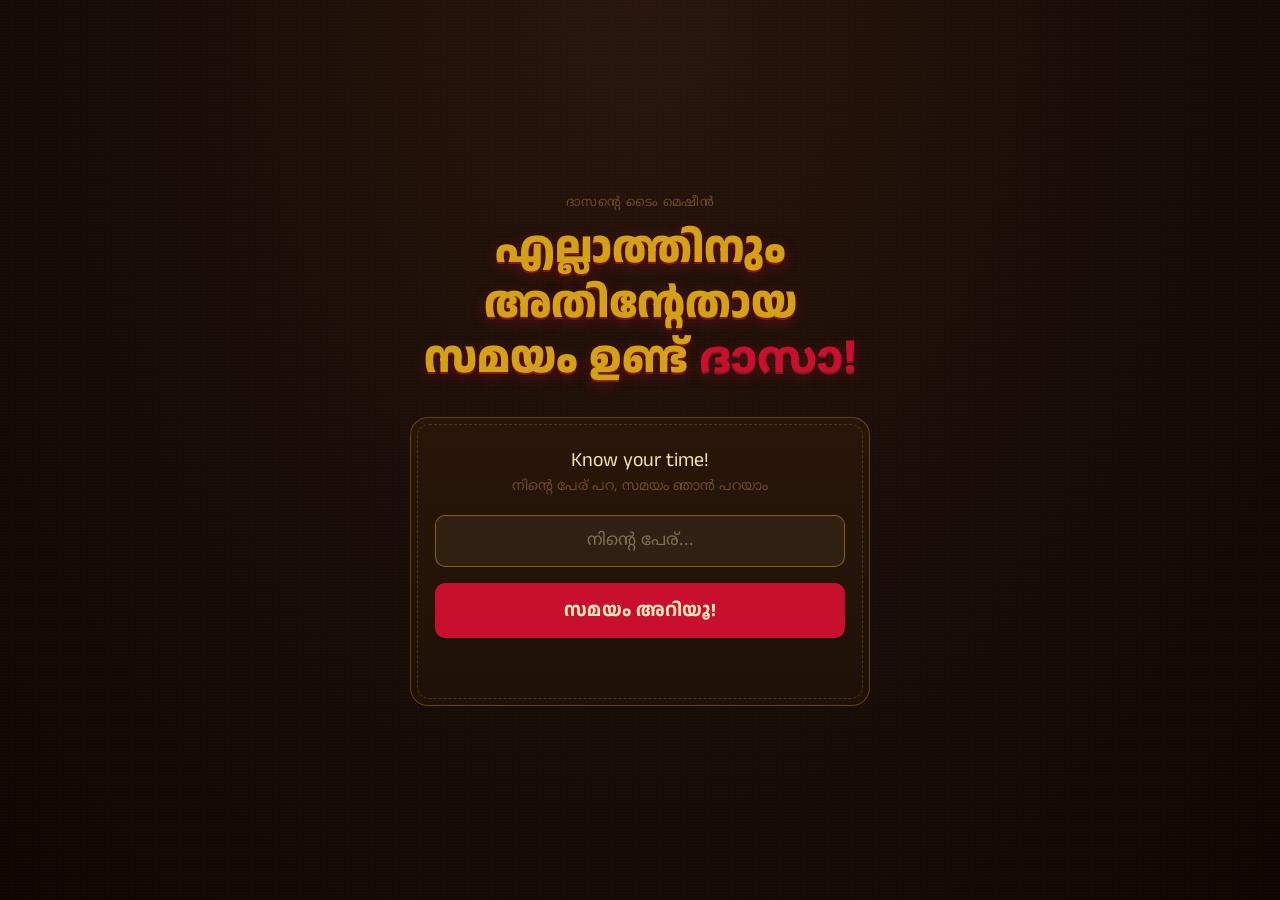
<file: gika-gika-fon/boat2.html>
<!DOCTYPE html>
<html lang="ml">
<head>
<meta charset="UTF-8">
<meta name="viewport" content="width=device-width, initial-scale=1.0">
<title>എല്ലാത്തിനും അതിന്റേതായ സമയം ഉണ്ട് ദാസാ!</title>
<link rel="preconnect" href="https://fonts.googleapis.com">
<link rel="preconnect" href="https://fonts.gstatic.com" crossorigin>
<link href="https://fonts.googleapis.com/css2?family=Anek+Malayalam:wght@500;600;700;800&family=Noto+Sans+Malayalam:wght@400;500;600;700&display=swap" rel="stylesheet">
<style>
  :root{
    --bg: #1B0E08;
    --bg-vignette: #0F0704;
    --cream: #F4E2B8;
    --red: #C8102E;
    --gold: #D4A017;
    --brown-ink: #3D2A18;
    --brown-soft: #6B4A2A;
  }

  *{
    box-sizing: border-box;
    font-family: 'Noto Sans Malayalam', 'Anek Malayalam', sans-serif;
  }

  html, body{
    margin:0;
    padding:0;
    min-height:100%;
  }

  body{
    background:
      radial-gradient(ellipse at top, #2A160C 0%, var(--bg) 45%, var(--bg-vignette) 100%);
    color: var(--cream);
    font-family: 'Noto Sans Malayalam', 'Anek Malayalam', sans-serif;
    display:flex;
    align-items:center;
    justify-content:center;
    min-height:100vh;
    padding: 32px 18px;
    overflow-x:hidden;
  }

  /* subtle film-grain texture via layered radial dots */
  body::before{
    content:"";
    position:fixed;
    inset:0;
    background-image: radial-gradient(rgba(244,226,184,0.035) 1px, transparent 1px);
    background-size: 3px 3px;
    pointer-events:none;
  }

  .stage{
    width:100%;
    max-width: 460px;
    display:flex;
    flex-direction:column;
    align-items:center;
    gap: 28px;
  }

  /* ---------- Header ---------- */
  .marquee{
    text-align:center;
  }

  .marquee .eyebrow{
    font-family:'Noto Sans Malayalam', 'Anek Malayalam', sans-serif;
    font-size: 13px;
    letter-spacing: 0.04em;
    color: var(--brown-soft);
    margin: 0 0 10px;
  }

  h1{
    font-family: 'Anek Malayalam', 'Noto Sans Malayalam', sans-serif;
    font-weight: 800;
    font-size: clamp(30px, 8vw, 44px);
    line-height: 1.25;
    margin: 0;
    color: var(--gold);
    text-shadow: 0 2px 0 #7A1B1B, 0 4px 14px rgba(200,16,46,0.35);
  }

  h1 span{
    color: var(--red);
  }

  /* ---------- Ask card ---------- */
  .ask-card{
    width:100%;
    background: linear-gradient(180deg, #2A1608, #1F1108);
    border: 1px solid rgba(212,160,23,0.35);
    border-radius: 18px;
    padding: 28px 24px;
    position:relative;
  }

  .ask-card::before{
    content:"";
    position:absolute;
    inset:6px;
    border: 1px dashed rgba(212,160,23,0.25);
    border-radius: 12px;
    pointer-events:none;
  }

  .ask-label{
    font-family:'Anek Malayalam', 'Noto Sans Malayalam', sans-serif;
    font-size: 20px;
    color: var(--cream);
    text-align:center;
    margin: 0 0 4px;
  }

  .ask-sub{
    text-align:center;
    color: var(--brown-soft);
    font-size: 14px;
    margin: 0 0 20px;
  }

  input#nameInput{
    width:100%;
    padding: 14px 16px;
    border-radius: 10px;
    border: 1.5px solid rgba(212,160,23,0.5);
    background: rgba(244,226,184,0.06);
    color: var(--cream);
    font-family:'Noto Sans Malayalam', 'Anek Malayalam', sans-serif;
    font-size: 17px;
    outline:none;
    text-align:center;
    transition: border-color 0.2s, background 0.2s;
  }

  input#nameInput::placeholder{
    color: rgba(244,226,184,0.4);
  }

  input#nameInput:focus{
    border-color: var(--gold);
    background: rgba(244,226,184,0.1);
  }

  .go-btn{
    margin-top: 16px;
    width:100%;
    padding: 14px 16px;
    border-radius: 10px;
    border: none;
    background: var(--red);
    color: var(--cream);
    font-family:'Anek Malayalam', 'Noto Sans Malayalam', sans-serif;
    font-weight:700;
    font-size: 19px;
    letter-spacing: 0.01em;
    cursor:pointer;
    transition: transform 0.12s ease, background 0.2s;
  }

  .go-btn:hover{ background:#a80d24; }
  .go-btn:active{ transform: scale(0.97); }

  .error-msg{
    color: var(--red);
    font-size: 13px;
    text-align:center;
    margin-top: 10px;
    min-height: 16px;
  }

  /* ---------- Ticket ---------- */
  .ticket-wrap{
    width:100%;
    display:none;
  }

  .ticket-wrap.show{
    display:block;
    animation: stamp 0.55s cubic-bezier(.2,1.4,.4,1) both;
  }

  @keyframes stamp{
    0%{ opacity:0; transform: scale(1.35) rotate(-8deg); }
    60%{ opacity:1; transform: scale(0.96) rotate(2deg); }
    100%{ opacity:1; transform: scale(1) rotate(-1.2deg); }
  }

  .ticket{
    background: var(--cream);
    color: var(--brown-ink);
    border-radius: 14px;
    position:relative;
    padding: 26px 24px 22px;
    box-shadow: 0 18px 40px rgba(0,0,0,0.45);
  }

  .ticket::before, .ticket::after{
    content:"";
    position:absolute;
    width: 26px;
    height: 26px;
    background: var(--bg);
    border-radius: 50%;
    top: 50%;
    transform: translateY(-50%);
  }
  .ticket::before{ left: -13px; }
  .ticket::after{ right: -13px; }

  .perforation{
    position:absolute;
    left: 14px;
    right: 14px;
    top: 50%;
    transform: translateY(-50%);
    border-top: 2px dashed rgba(61,42,24,0.35);
  }

  .ticket-top, .ticket-bottom{
    position:relative;
  }

  .ticket-top{ padding-bottom: 22px; }
  .ticket-bottom{ padding-top: 22px; }

  .t-label{
    font-size: 11px;
    color: var(--brown-soft);
    letter-spacing: 0.03em;
    margin: 0 0 4px;
  }

  .t-name{
    font-family:'Anek Malayalam', 'Noto Sans Malayalam', sans-serif;
    font-size: 24px;
    font-weight: 700;
    margin: 0 0 14px;
    color: var(--red);
  }

  .t-row{
    display:flex;
    gap: 18px;
    margin-bottom: 4px;
  }

  .t-col{ flex:1; }

  .t-value{
    font-family:'Anek Malayalam', 'Noto Sans Malayalam', sans-serif;
    font-size: 18px;
    font-weight: 600;
  }

  .t-event-label{
    font-size: 11px;
    color: var(--brown-soft);
    letter-spacing: 0.03em;
    margin: 0 0 6px;
  }

  .t-event{
    font-family:'Anek Malayalam', 'Noto Sans Malayalam', sans-serif;
    font-size: 19px;
    line-height: 1.5;
    font-weight: 600;
    color: var(--brown-ink);
  }

  .again-btn{
    margin-top: 18px;
    width:100%;
    padding: 12px 16px;
    border-radius: 10px;
    border: 1.5px solid rgba(212,160,23,0.5);
    background: transparent;
    color: var(--gold);
    font-family:'Noto Sans Malayalam', 'Anek Malayalam', sans-serif;
    font-size: 15px;
    cursor:pointer;
  }

  .again-btn:hover{ background: rgba(212,160,23,0.08); }

  @media (prefers-reduced-motion: reduce){
    .ticket-wrap.show{ animation:none; }
  }
</style>
</head>
<body>

<div class="stage">

  <div class="marquee">
    <p class="eyebrow">ദാസൻ്റെ ടൈം മെഷീൻ</p>
    <h1>എല്ലാത്തിനും അതിന്റേതായ<br>സമയം ഉണ്ട് <span>ദാസാ!</span></h1>
  </div>

  <div class="ask-card" id="askCard">
    <p class="ask-label">Know your time!</p>
    <p class="ask-sub">നിന്റെ പേര് പറ, സമയം ഞാൻ പറയാം</p>
    <input type="text" id="nameInput" placeholder="നിന്റെ പേര്..." autocomplete="off">
    <button class="go-btn" id="goBtn">സമയം അറിയൂ!</button>
    <p class="error-msg" id="errorMsg"></p>
  </div>

  <div class="ticket-wrap" id="ticketWrap">
    <div class="ticket">
      <div class="ticket-top">
        <p class="t-label">ഈ ടിക്കറ്റ് ആരുടേത്</p>
        <p class="t-name" id="outName">—</p>
        <div class="t-row">
          <div class="t-col">
            <p class="t-label">തീയതി</p>
            <p class="t-value" id="outDate">—</p>
          </div>
          <div class="t-col">
            <p class="t-label">സമയം</p>
            <p class="t-value" id="outTime">—</p>
          </div>
        </div>
      </div>
      <div class="perforation"></div>
      <div class="ticket-bottom">
        <p class="t-event-label">അന്ന് നിനക്ക് സംഭവിക്കാൻ പോകുന്നത്</p>
        <p class="t-event" id="outEvent">—</p>
      </div>
    </div>
    <button class="again-btn" id="againBtn">വേറൊരു സമയം നോക്കാം</button>
  </div>

</div>

<script>
  const events = [
    "ക്രഷിനെ കണ്ടപ്പോ കൈ വീശി പഹേ, തിരിഞ്ഞ് നോക്കിയപ്പോ അത് പുറകിലെ ഒരുത്തന് ആയിരുന്നു. പണി കിട്ടി 😭",
    "ബോസിന് അയക്കാൻ ഉള്ള മെസ്സേജ് അബദ്ധത്തിൽ ഗ്രൂപ്പിൽ വീണു, ബോസ് അതിലുണ്ട് ഡാ. ഇനി ജോലി ഉണ്ടാവോ ആവോ 💀",
    "ആഴ്ച വച്ചിരുന്ന ബിരിയാണി ചൂടാക്കാൻ എടുത്തപ്പോ പൂപ്പൽ, ഇന്നലെ വരെ ഹീറോ ആയിരുന്നു അത്",
    "ശമ്പളം വീണ അതേ സെക്കൻ്റിൽ ബൈക്ക് സർവീസിന് മൊത്തം പോയി. അക്കൗണ്ട് ബാലൻസ് പൂജ്യം, ജീവിതം ഒരു തമാശ",
    "ഇൻ്റർവ്യൂന് പോണ വഴിക്ക് ഷർട്ടിൽ ചായ വീണു, തിരിച്ചു പോകാൻ നേരല്ല, അതിലേ കേറി പോയി 😅",
    "ചാർജ് 1% ആയപ്പോ ജീവിതത്തിലെ ഏറ്റവും വല്യ കോൾ വന്നു, ഓഫായി. ഇനി തിരിച്ചു വിളിക്കാൻ ധൈര്യം ഇല്ല",
    "കണ്ണാടി നോക്കിയപ്പോ ആദ്യത്തെ നര മുടി, അതും ബർത്ത്ഡേക്ക് തന്നെ. കാലം ആരെയും വെറുതെ വിടില്ല മോനെ",
    "ഡയറ്റ് തുടങ്ങാൻ വച്ച ദിവസം തന്നെ അമ്മ ബീഫ് ഉലർത്തിയത് വച്ചു. ഡയറ്റ് നാളെ, എന്നും നാളെ",
    "രണ്ട് കൊല്ലം കഴിഞ്ഞ് ഒരു 'ചങ്ങായി' വിളിച്ചു, ലോൺ ചോദിക്കാൻ ആയിരുന്നു. ഊഹിച്ചത് ശരി, എപ്പോഴും ശരി",
    "കുട എടുക്കാതെ ഇറങ്ങിയ ഒരേ ഒരു ദിവസം മഴ കോരിച്ചൊരിഞ്ഞു. ബാഗ് മൊത്തം കുളമായി 🌧️",
    "സിനിമേടെ ക്ലൈമാക്സ് സീനിൽ കറൻ്റ് പോയി, തിയേറ്ററില്ല കേട്ടോ, സ്വന്തം വീട്ടിൽ തന്നെ. ടൈമിംഗ് കിടിലൻ",
    "ഓൺലൈനിൽ ഓർഡർ ചെയ്ത ഷൂസ് വന്നു, രണ്ടും വലത് കാലിന്. ഇനി ഇടത് കാലിന് വേറെ ഓർഡർ ഇടണം",
    "ട്രെയിനിൽ സീറ്റ് കിട്ടി, സന്തോഷിച്ച് ഇരുന്നതാ, അടുത്തിരുന്നയാൾ മുഴുവൻ ട്രിപ്പും സ്പീക്കറിൽ പാട്ട് വച്ചു",
    "ശമ്പളം അക്കൗണ്ടിൽ വീണ അതേ നിമിഷം EMI പോയി. കണ്ട് കണ്ടിരിക്കെ പൈസ ഇല്ലാണ്ടായി",
    "'അർജൻ്റ് മീറ്റിംഗ്' ന്ന് പറഞ്ഞ് വിളിച്ചു, ഒരു മണിക്കൂർ ഇരുന്നു. അജണ്ട എന്താന്ന് ദൈവത്തിന് മാത്രേ അറിയൂ",
    "WhatsApp-ൽ 'ടൈപ്പിംഗ്...' കണ്ട് അഞ്ച് മിനിറ്റ് കാത്തു, കിട്ടിയത് ഒരു 😂 മാത്രം. ഇത്രേം ഉള്ളൂ വിലയോ",
    "മുടി വെട്ടിച്ച പിറ്റേന്നാ ഓർമ്മ വന്നത്, ഫോട്ടോഷൂട്ട് ഇന്നലെ ആയിരുന്നു. കൃത്യം ഒരു ദിവസം ലേറ്റ്, എപ്പോഴും ലേറ്റ്",
    "ഓട്ടോ പിടിച്ചപ്പോ മീറ്റർ ഇട്ടില്ല, ഇറങ്ങിയപ്പോ ചോദിച്ച തുക കേട്ട് ശ്വാസം നിന്നു. ഇത് കൊള്ളയല്ലേ പഹേ",
    "ലോട്ടറി ടിക്കറ്റ് എടുക്കാൻ തോന്നി, മടി കാരണം എടുത്തില്ല. ആ നമ്പർ അടിച്ചു. അതെ, അത് തന്നെ, എപ്പോഴും അങ്ങനെ",
    "പഴയ ഫോട്ടോ കണ്ട് ചിരിച്ച് സ്റ്റാറ്റസ് വച്ചു, അഞ്ച് മിനിറ്റിനുള്ളിൽ ആ ആള് തന്നെ കാൾ ചെയ്തു. ലോകം ചെറുതാ മോനെ 👀"
  ];

  function pad(n){ return n.toString().padStart(2, '0'); }

  function randomDateTime(){
    const now = new Date();
    const daysAhead = Math.floor(Math.random() * 300) - 30; // some past, mostly future
    const future = new Date(now.getTime() + daysAhead * 24 * 60 * 60 * 1000);

    const malMonths = ["ജനുവരി","ഫെബ്രുവരി","മാർച്ച്","ഏപ്രിൽ","മെയ്","ജൂൺ","ജൂലൈ","ഓഗസ്റ്റ്","സെപ്റ്റംബർ","ഒക്ടോബർ","നവംബർ","ഡിസംബർ"];
    const dateStr = `${future.getDate()} ${malMonths[future.getMonth()]} ${future.getFullYear()}`;

    let hour = Math.floor(Math.random() * 24);
    const minute = Math.floor(Math.random() * 60);
    const ampm = hour >= 12 ? "PM" : "AM";
    let hour12 = hour % 12;
    if (hour12 === 0) hour12 = 12;
    const timeStr = `${pad(hour12)}:${pad(minute)} ${ampm}`;

    return { dateStr, timeStr };
  }

  function revealTicket(){
    const nameVal = document.getElementById('nameInput').value.trim();
    const errorMsg = document.getElementById('errorMsg');

    if (!nameVal){
      errorMsg.textContent = "പേര് ഇടാതെ എങ്ങനെ അറിയും ദാസാ!";
      return;
    }
    errorMsg.textContent = "";

    const { dateStr, timeStr } = randomDateTime();
    const event = events[Math.floor(Math.random() * events.length)];

    document.getElementById('outName').textContent = nameVal;
    document.getElementById('outDate').textContent = dateStr;
    document.getElementById('outTime').textContent = timeStr;
    document.getElementById('outEvent').textContent = event;

    const wrap = document.getElementById('ticketWrap');
    wrap.classList.remove('show');
    void wrap.offsetWidth; // restart animation
    wrap.classList.add('show');

    wrap.scrollIntoView({ behavior: 'smooth', block: 'center' });
  }

  document.getElementById('goBtn').addEventListener('click', revealTicket);
  document.getElementById('nameInput').addEventListener('keydown', (e) => {
    if (e.key === 'Enter') revealTicket();
  });
  document.getElementById('againBtn').addEventListener('click', revealTicket);
</script>

</body>
</html>
</file>
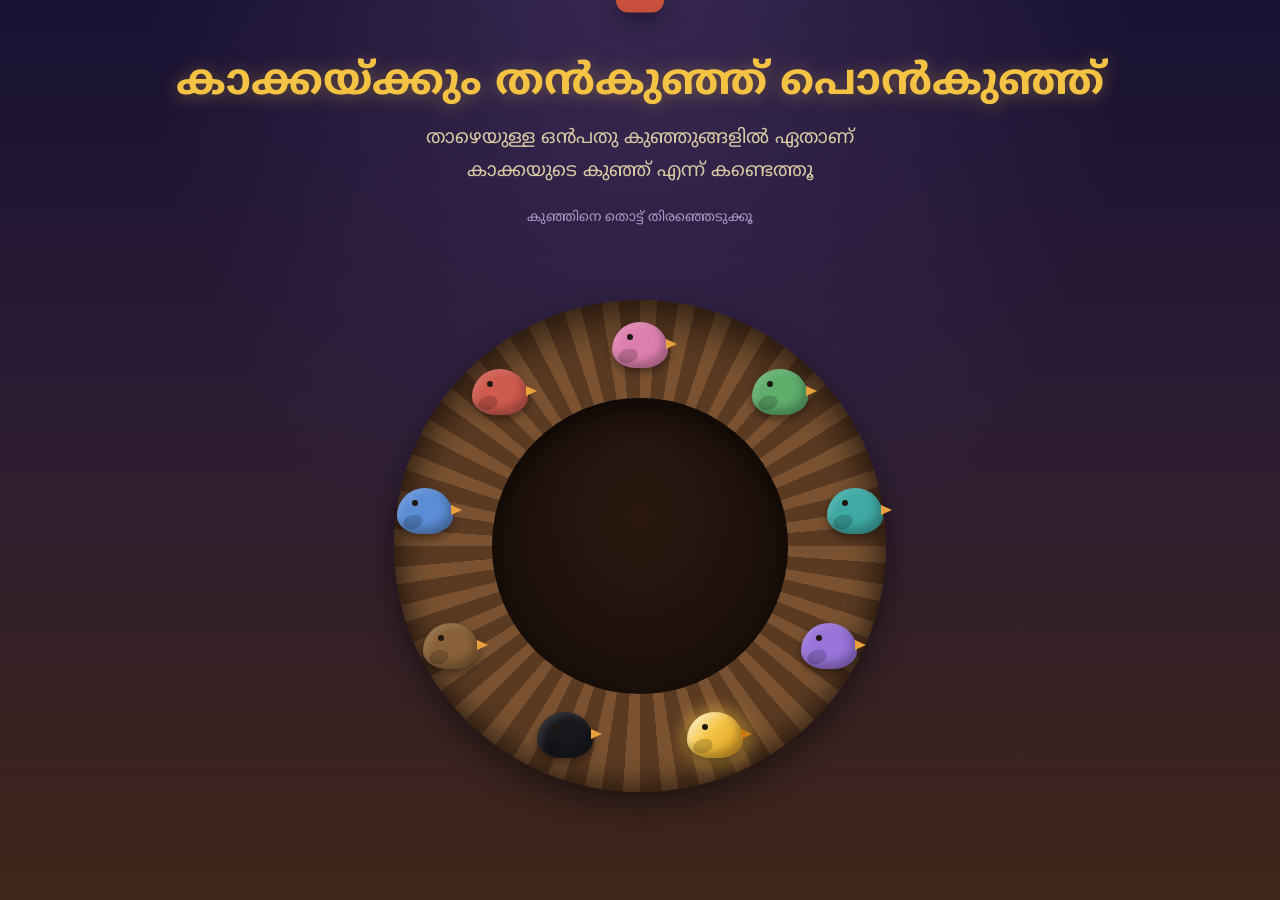
<file: gika-gika-fon/boat3.html>
<!DOCTYPE html>
<html lang="ml">
<head>
<meta charset="UTF-8">
<meta name="viewport" content="width=device-width, initial-scale=1.0">
<title>&#x0D15;&#x0D3E;&#x0D15;&#x0D4D;&#x0D15;&#x0D2F;&#x0D4D;&#x0D15;&#x0D4D;&#x0D15;&#x0D41;&#x0D02; &#x0D24;&#x0D7B;&#x0D15;&#x0D41;&#x0D1E;&#x0D4D;&#x0D1E;&#x0D4D; &#x0D2A;&#x0D4A;&#x0D7B;&#x0D15;&#x0D41;&#x0D1E;&#x0D4D;&#x0D1E;&#x0D4D;</title>
<link rel="preconnect" href="https://fonts.googleapis.com">
<link rel="stylesheet" href="https://fonts.googleapis.com/css2?family=Noto+Sans+Malayalam:wght@400;500;600;700&display=swap">
<style>
  :root{
    --bg-top:#181233;
    --bg-mid:#2c1c34;
    --bg-bottom:#3f2618;
    --cream:#f7ecd2;
    --cream-dim:#d8c9a3;
    --gold:#f5c343;
    --gold-deep:#d99a1f;
    --crow:#17181c;
    --toast-bg:#c94f3d;
    --nest-brown:#5b3a22;
    --nest-brown-light:#7a5231;
  }

  *{box-sizing:border-box;}

  html,body{
    margin:0;
    height:100%;
    background:
      radial-gradient(ellipse at 50% -10%, #3a2a55 0%, transparent 55%),
      linear-gradient(180deg, var(--bg-top) 0%, var(--bg-mid) 45%, var(--bg-bottom) 100%);
    color:var(--cream);
    font-family:'Noto Sans Malayalam', 'Manjari', 'Meera', 'Rachana', 'Kartika', 'Baloo Chettan 2', sans-serif;
    overflow-x:hidden;
  }

  .app{
    min-height:100vh;
    display:flex;
    flex-direction:column;
    align-items:center;
    justify-content:flex-start;
    padding:clamp(28px,6vw,56px) 20px 60px;
    text-align:center;
    transition:opacity .8s ease, filter .8s ease;
  }
  .app.fading{
    opacity:0;
    filter:blur(6px);
    pointer-events:none;
  }

  .title{
    font-family:'Noto Sans Malayalam', 'Manjari', 'Meera', 'Rachana', 'Kartika', sans-serif;
    font-weight:700;
    font-size:clamp(1.7rem, 4.4vw, 2.7rem);
    color:var(--gold);
    margin:0 0 10px;
    text-shadow:0 2px 18px rgba(245,195,67,.35);
    line-height:1.3;
  }

  .instruction{
    font-size:clamp(1rem,2.4vw,1.2rem);
    color:var(--cream-dim);
    max-width:520px;
    margin:0 auto 8px;
    line-height:1.7;
  }

  .score-hint{
    font-size:.85rem;
    color:#a898c9;
    margin-bottom:30px;
  }

  /* ---------- Nest & Birds ---------- */
  .nest-wrap{
    position:relative;
    width:clamp(300px,82vw,560px);
    height:clamp(300px,82vw,560px);
    margin-top:10px;
  }

  .nest{
    position:absolute;
    inset:6%;
    border-radius:50%;
    background:
      repeating-conic-gradient(from 0deg, var(--nest-brown-light) 0deg 4deg, var(--nest-brown) 4deg 9deg);
    box-shadow:
      inset 0 18px 40px rgba(0,0,0,.55),
      inset 0 -10px 26px rgba(0,0,0,.4),
      0 12px 30px rgba(0,0,0,.45);
  }
  .nest::after{
    content:'';
    position:absolute;
    inset:20%;
    border-radius:50%;
    background:radial-gradient(ellipse at 50% 40%, #2a1810 0%, #1b100a 70%);
    box-shadow:inset 0 10px 24px rgba(0,0,0,.6);
  }

  .birds{
    position:absolute;
    inset:0;
  }

  .bird{
    position:absolute;
    top:50%;
    left:50%;
    width:64px;
    height:56px;
    margin:-28px 0 0 -32px;
    background:none;
    border:none;
    cursor:pointer;
    padding:0;
    transition:transform .25s ease, filter .25s ease;
  }
  .bird:hover{ transform:scale(1.12); }
  .bird.locked{ pointer-events:none; }
  .bird.locked:not(.is-golden){ filter:saturate(.4) brightness(.7); }

  .bird-shape{
    position:relative;
    width:56px;
    height:46px;
    margin:0 auto;
    border-radius:52% 52% 46% 46% / 62% 62% 40% 40%;
    background:var(--c);
    box-shadow:
      inset -5px -6px 9px rgba(0,0,0,.28),
      inset 4px 4px 6px rgba(255,255,255,.12),
      0 4px 8px rgba(0,0,0,.4);
  }
  .bird-shape::before{ /* eye */
    content:'';
    position:absolute;
    left:15px;
    top:12px;
    width:6px;
    height:6px;
    border-radius:50%;
    background:#20180f;
  }
  .bird-shape::after{ /* beak */
    content:'';
    position:absolute;
    right:-9px;
    top:17px;
    width:0;
    height:0;
    border-top:5px solid transparent;
    border-bottom:5px solid transparent;
    border-left:11px solid #e8a13c;
  }
  .wing{
    position:absolute;
    left:6px;
    bottom:5px;
    width:20px;
    height:14px;
    border-radius:50%;
    background:rgba(0,0,0,.18);
    transform:rotate(-18deg);
  }

  .bird.is-golden .bird-shape{
    background:linear-gradient(135deg,#fff6d8 0%, var(--gold) 45%, var(--gold-deep) 100%);
    filter:drop-shadow(0 0 10px rgba(245,195,67,.85));
    animation:shimmer 2.6s ease-in-out infinite;
  }
  .bird.is-golden .bird-shape::after{ border-left-color:#c97a12; }

  @keyframes shimmer{
    0%,100%{ filter:drop-shadow(0 0 8px rgba(245,195,67,.7)); }
    50%{ filter:drop-shadow(0 0 16px rgba(245,195,67,1)); }
  }

  .bird.shake{ animation:shake .45s; }
  @keyframes shake{
    0%,100%{ transform:translateX(0); }
    20%{ transform:translateX(-6px) rotate(-4deg); }
    40%{ transform:translateX(6px) rotate(4deg); }
    60%{ transform:translateX(-4px) rotate(-3deg); }
    80%{ transform:translateX(4px) rotate(3deg); }
  }

  /* ---------- Toast ---------- */
  .toast{
    position:fixed;
    top:22px;
    left:50%;
    transform:translate(-50%,-140%);
    background:var(--toast-bg);
    color:#fff8ee;
    padding:12px 24px;
    border-radius:999px;
    font-size:.95rem;
    box-shadow:0 8px 22px rgba(0,0,0,.4);
    transition:transform .4s cubic-bezier(.2,.9,.3,1.2);
    z-index:50;
    white-space:nowrap;
  }
  .toast.show{ transform:translate(-50%,0); }

  /* ---------- Reveal overlay ---------- */
  .reveal-overlay{
    position:fixed;
    inset:0;
    display:flex;
    align-items:center;
    justify-content:center;
    pointer-events:none;
    z-index:40;
  }

  .glow{
    position:fixed;
    width:10px;
    height:10px;
    border-radius:50%;
    background:radial-gradient(circle, rgba(255,244,214,.95) 0%, rgba(245,195,67,.55) 30%, rgba(245,195,67,0) 70%);
    opacity:0;
    transform:translate(-50%,-50%) scale(1);
    pointer-events:none;
    z-index:41;
  }
  .glow.on{
    opacity:1;
    animation:pulseGlow 2.4s ease-in-out infinite;
  }
  @keyframes pulseGlow{
    0%,100%{ transform:translate(-50%,-50%) scale(1); }
    50%{ transform:translate(-50%,-50%) scale(1.18); }
  }

  .golden-clone{
    position:fixed;
    z-index:42;
    opacity:0;
  }
  .golden-clone .bird-shape{
    background:linear-gradient(135deg,#fff6d8 0%, var(--gold) 45%, var(--gold-deep) 100%);
  }
  .golden-clone.armed{ opacity:1; }

  .reveal-text{
    position:fixed;
    left:50%;
    top:68%;
    transform:translate(-50%,20px);
    text-align:center;
    opacity:0;
    transition:opacity .9s ease, transform .9s ease;
    z-index:43;
    width:90%;
    max-width:600px;
  }
  .reveal-text.show{
    opacity:1;
    transform:translate(-50%,0);
  }
  .proverb{
    font-family:'Noto Sans Malayalam', 'Manjari', 'Meera', 'Rachana', 'Kartika', sans-serif;
    font-weight:700;
    font-size:clamp(1.5rem,5vw,2.4rem);
    color:var(--gold);
    margin:0 0 8px;
    text-shadow:0 0 24px rgba(245,195,67,.6);
  }
  .proverb-sub{
    font-size:.95rem;
    color:var(--cream-dim);
    margin:0 0 26px;
  }
  .replay-btn{
    pointer-events:auto;
    font-family:'Noto Sans Malayalam', 'Manjari', 'Meera', 'Rachana', 'Kartika', sans-serif;
    font-size:1rem;
    background:var(--gold);
    color:#241705;
    border:none;
    padding:12px 30px;
    border-radius:999px;
    cursor:pointer;
    font-weight:600;
    box-shadow:0 8px 20px rgba(245,195,67,.4);
    transition:transform .2s ease;
  }
  .replay-btn:hover{ transform:translateY(-2px) scale(1.03); }

  @media (prefers-reduced-motion: reduce){
    *{ animation-duration:.001ms !important; transition-duration:.2s !important; }
  }
</style>
</head>
<body>

  <div class="app" id="app">
    <h1 class="title">&#x0D15;&#x0D3E;&#x0D15;&#x0D4D;&#x0D15;&#x0D2F;&#x0D4D;&#x0D15;&#x0D4D;&#x0D15;&#x0D41;&#x0D02; &#x0D24;&#x0D7B;&#x0D15;&#x0D41;&#x0D1E;&#x0D4D;&#x0D1E;&#x0D4D; &#x0D2A;&#x0D4A;&#x0D7B;&#x0D15;&#x0D41;&#x0D1E;&#x0D4D;&#x0D1E;&#x0D4D;</h1>
    <p class="instruction">താഴെയുള്ള ഒൻപതു കുഞ്ഞുങ്ങളിൽ ഏതാണ് കാക്കയുടെ കുഞ്ഞ് എന്ന് കണ്ടെത്തൂ</p>
    <p class="score-hint">കുഞ്ഞിനെ തൊട്ട് തിരഞ്ഞെടുക്കൂ</p>

    <div class="nest-wrap">
      <div class="nest"></div>
      <div class="birds" id="birds"></div>
    </div>
  </div>

  <div class="toast" id="toast"></div>

  <div class="reveal-overlay">
    <div class="glow" id="glow"></div>
    <div class="golden-clone" id="goldenClone">
      <div class="bird-shape"><div class="wing"></div></div>
    </div>
    <div class="reveal-text" id="revealText">
      <p class="proverb">കാക്കയ്ക്കും തൻകുഞ്ഞ് പൊൻകുഞ്ഞ്</p>
      <p class="proverb-sub">സ്വന്തം കുഞ്ഞ് ആർക്കും പൊന്നു പോലെ ആണ്</p>
      <button class="replay-btn" id="replayBtn">വീണ്ടും കളിക്കാം</button>
    </div>
  </div>

<script>
(function(){
  var PALETTE = [
    {type:'normal', color:'#5b8dd6'},
    {type:'normal', color:'#cf5a4e'},
    {type:'normal', color:'#5fae6c'},
    {type:'normal', color:'#9873d9'},
    {type:'normal', color:'#dd7fae'},
    {type:'normal', color:'#3fa9a4'},
    {type:'normal', color:'#8a6239'}
  ];

  var WRONG_MESSAGES = [
    'ഏയ്, അത് കാക്കക്കുഞ്ഞല്ല!',
    'തെറ്റി! ഒന്നുകൂടി നോക്കൂ...',
    'അല്ല, വേറൊരു കുഞ്ഞാണ് അത്'
  ];

  var birdsEl = document.getElementById('birds');
  var appEl = document.getElementById('app');
  var toastEl = document.getElementById('toast');
  var glowEl = document.getElementById('glow');
  var cloneEl = document.getElementById('goldenClone');
  var revealTextEl = document.getElementById('revealText');
  var replayBtn = document.getElementById('replayBtn');

  var answered = false;
  var toastTimer = null;

  function shuffle(arr){
    for(var i = arr.length - 1; i > 0; i--){
      var j = Math.floor(Math.random() * (i+1));
      var t = arr[i]; arr[i] = arr[j]; arr[j] = t;
    }
    return arr;
  }

  function buildBirdSet(){
    var set = PALETTE.slice();
    set.push({type:'crow', color:'#17181c'});
    set.push({type:'golden', color:'#f5c343'});
    return shuffle(set);
  }

  function layout(){
    var items = birdsEl.querySelectorAll('.bird');
    var n = items.length;
    var radius = 39; // percent of nest-wrap
    items.forEach(function(el, i){
      var angle = (i / n) * Math.PI * 2 - Math.PI / 2;
      var x = 50 + radius * Math.cos(angle);
      var y = 50 + radius * Math.sin(angle) * 0.92;
      el.style.left = x + '%';
      el.style.top = y + '%';
    });
  }

  function render(){
    birdsEl.innerHTML = '';
    var set = buildBirdSet();
    set.forEach(function(bird){
      var btn = document.createElement('button');
      btn.className = 'bird' + (bird.type === 'golden' ? ' is-golden' : '');
      btn.setAttribute('data-type', bird.type);
      btn.setAttribute('aria-label', 'baby bird');
      var shape = document.createElement('div');
      shape.className = 'bird-shape';
      shape.style.setProperty('--c', bird.color);
      var wing = document.createElement('div');
      wing.className = 'wing';
      shape.appendChild(wing);
      btn.appendChild(shape);
      btn.addEventListener('click', function(){ onPick(btn, bird.type); });
      birdsEl.appendChild(btn);
    });
    layout();
  }

  function showToast(msg){
    clearTimeout(toastTimer);
    toastEl.textContent = msg;
    toastEl.classList.add('show');
    toastTimer = setTimeout(function(){
      toastEl.classList.remove('show');
    }, 1400);
  }

  function onPick(el, type){
    if(answered) return;
    answered = true;

    var all = birdsEl.querySelectorAll('.bird');
    all.forEach(function(b){ b.classList.add('locked'); });

    if(type !== 'golden'){
      el.classList.add('shake');
      showToast(WRONG_MESSAGES[Math.floor(Math.random() * WRONG_MESSAGES.length)]);
      setTimeout(reveal, 1050);
    } else {
      showToast('അതെ! സ്വന്തം കുഞ്ഞ് പൊൻകുഞ്ഞ് തന്നെ');
      setTimeout(reveal, 550);
    }
  }

  function reveal(){
    var goldenEl = birdsEl.querySelector('.bird.is-golden');
    var rect = goldenEl.getBoundingClientRect();
    var cx = rect.left + rect.width / 2;
    var cy = rect.top + rect.height / 2;

    // position clone & glow at the golden bird's current screen spot
    cloneEl.style.transition = 'none';
    cloneEl.style.left = cx + 'px';
    cloneEl.style.top = cy + 'px';
    cloneEl.style.transform = 'translate(-50%,-50%) scale(1)';
    cloneEl.classList.add('armed');

    glowEl.style.transition = 'none';
    glowEl.style.left = cx + 'px';
    glowEl.style.top = cy + 'px';
    glowEl.style.transform = 'translate(-50%,-50%) scale(1)';

    appEl.classList.add('fading');

    // force reflow, then animate to center stage
    requestAnimationFrame(function(){
      requestAnimationFrame(function(){
        cloneEl.style.transition = 'left 1.15s cubic-bezier(.22,.8,.25,1), top 1.15s cubic-bezier(.22,.8,.25,1), transform 1.15s cubic-bezier(.22,.8,.25,1)';
        glowEl.style.transition = 'left 1.15s cubic-bezier(.22,.8,.25,1), top 1.15s cubic-bezier(.22,.8,.25,1), width 1.15s ease, height 1.15s ease';

        var targetX = window.innerWidth / 2;
        var targetY = window.innerHeight * 0.42;

        cloneEl.style.left = targetX + 'px';
        cloneEl.style.top = targetY + 'px';
        cloneEl.style.transform = 'translate(-50%,-50%) scale(3.2)';

        glowEl.style.left = targetX + 'px';
        glowEl.style.top = targetY + 'px';
        glowEl.style.width = '520px';
        glowEl.style.height = '520px';
        glowEl.classList.add('on');
      });
    });

    setTimeout(function(){
      revealTextEl.classList.add('show');
    }, 950);
  }

  function reset(){
    answered = false;
    appEl.classList.remove('fading');
    revealTextEl.classList.remove('show');
    glowEl.classList.remove('on');
    glowEl.style.transition = 'none';
    cloneEl.classList.remove('armed');
    cloneEl.style.transition = 'none';
    render();
  }

  replayBtn.addEventListener('click', reset);
  window.addEventListener('resize', layout);

  render();
})();
</script>
</body>
</html>
</file>
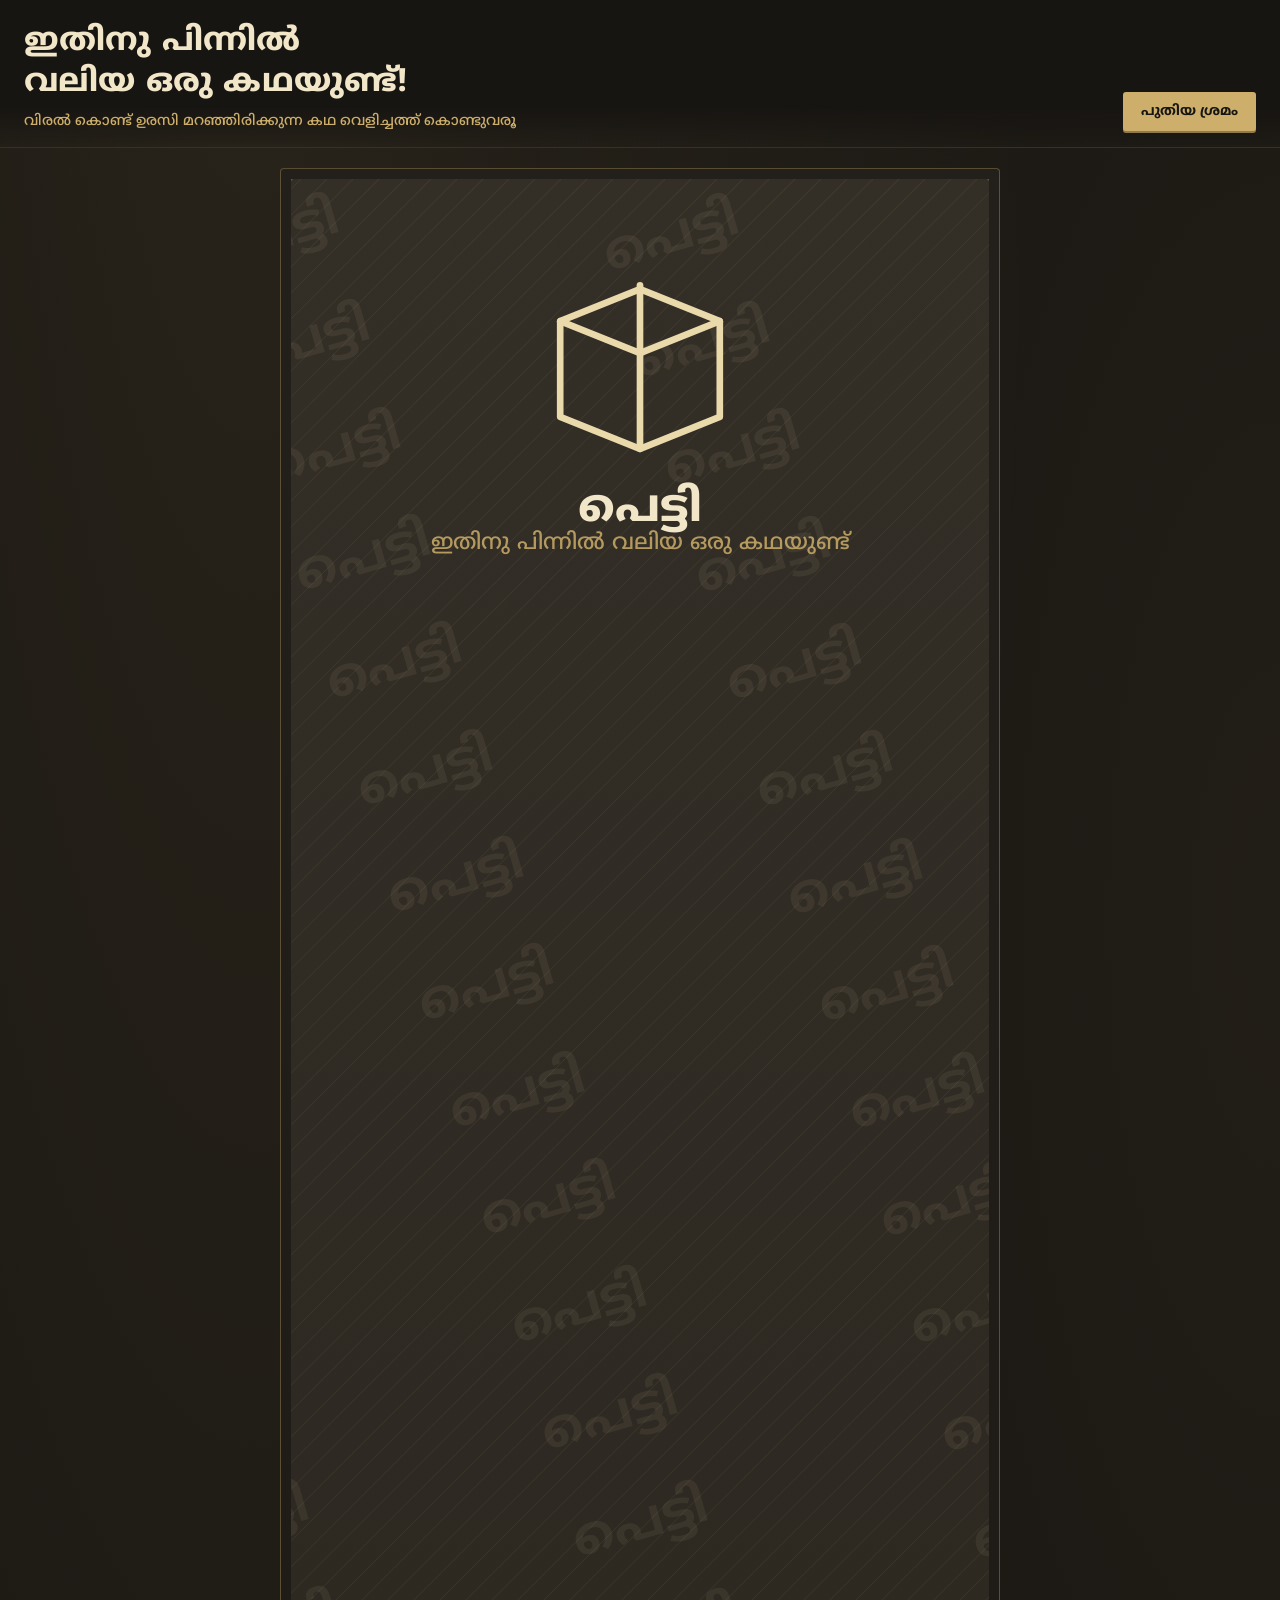
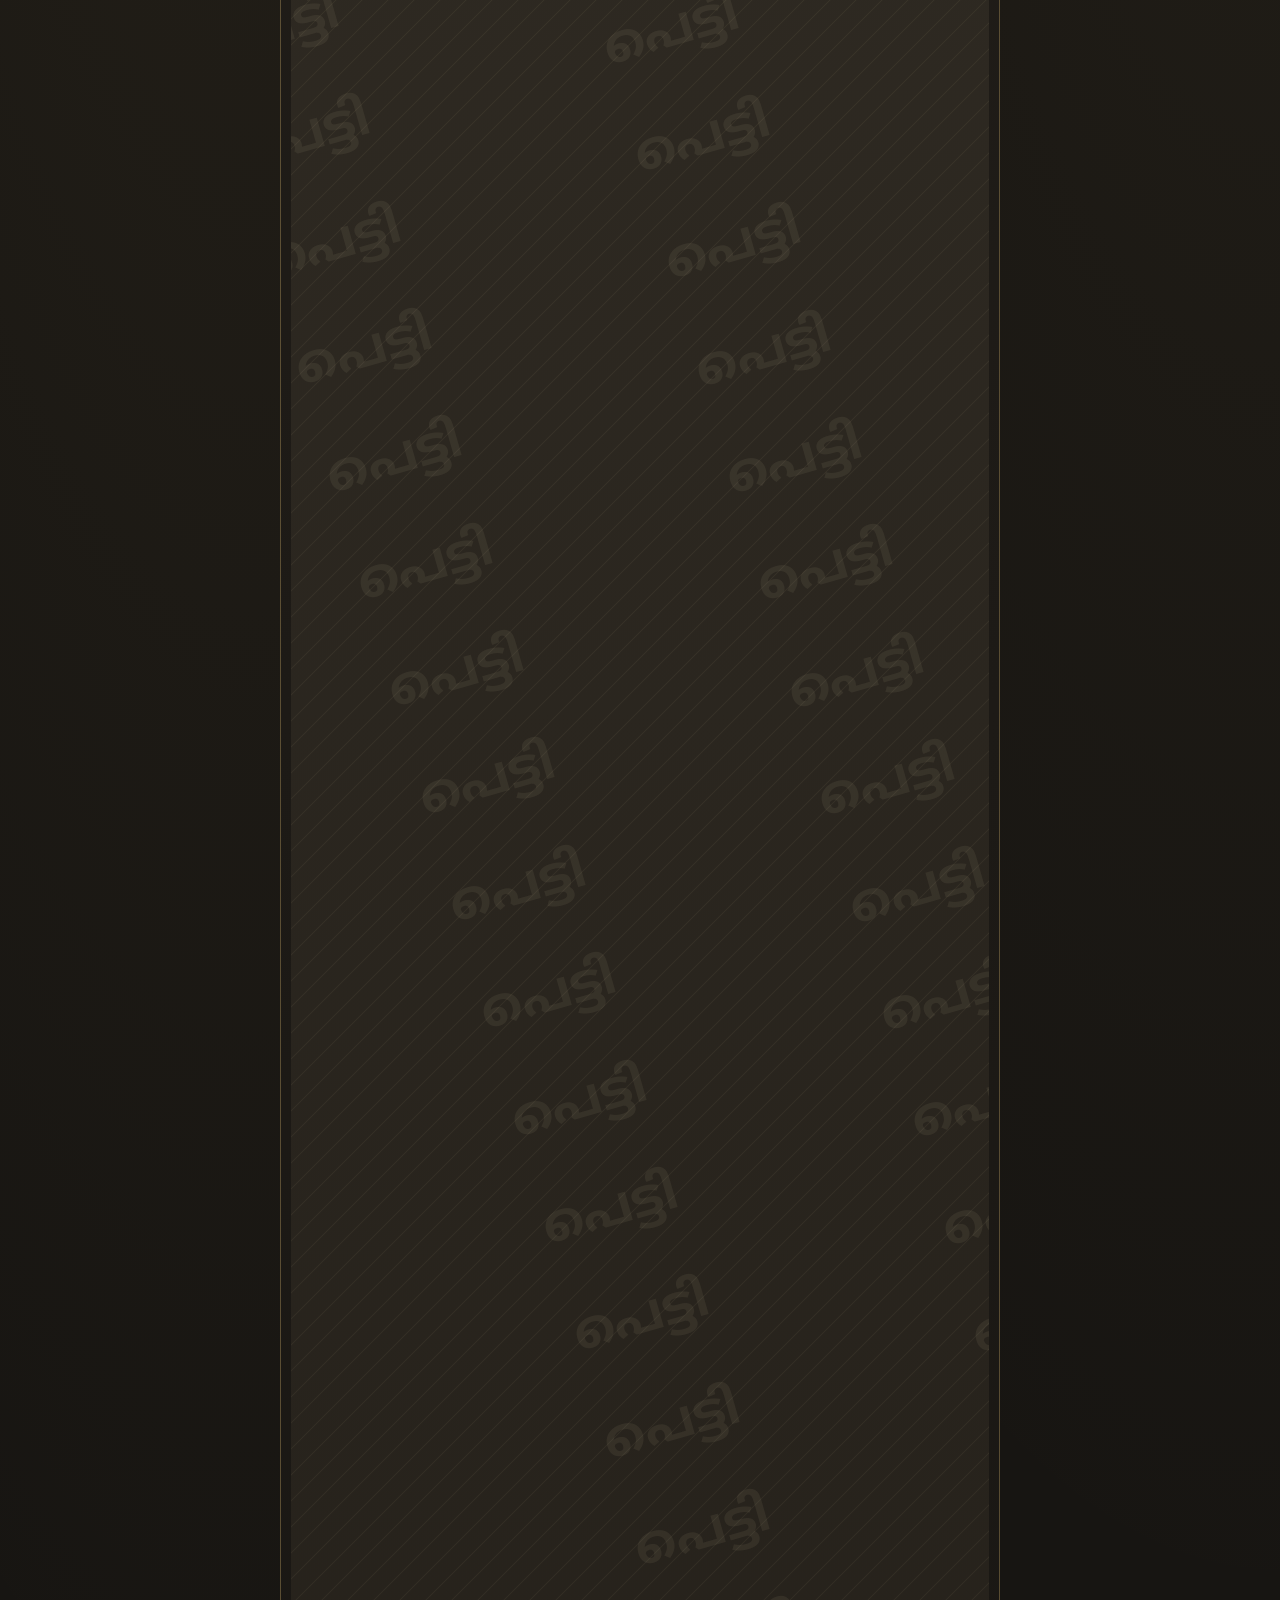
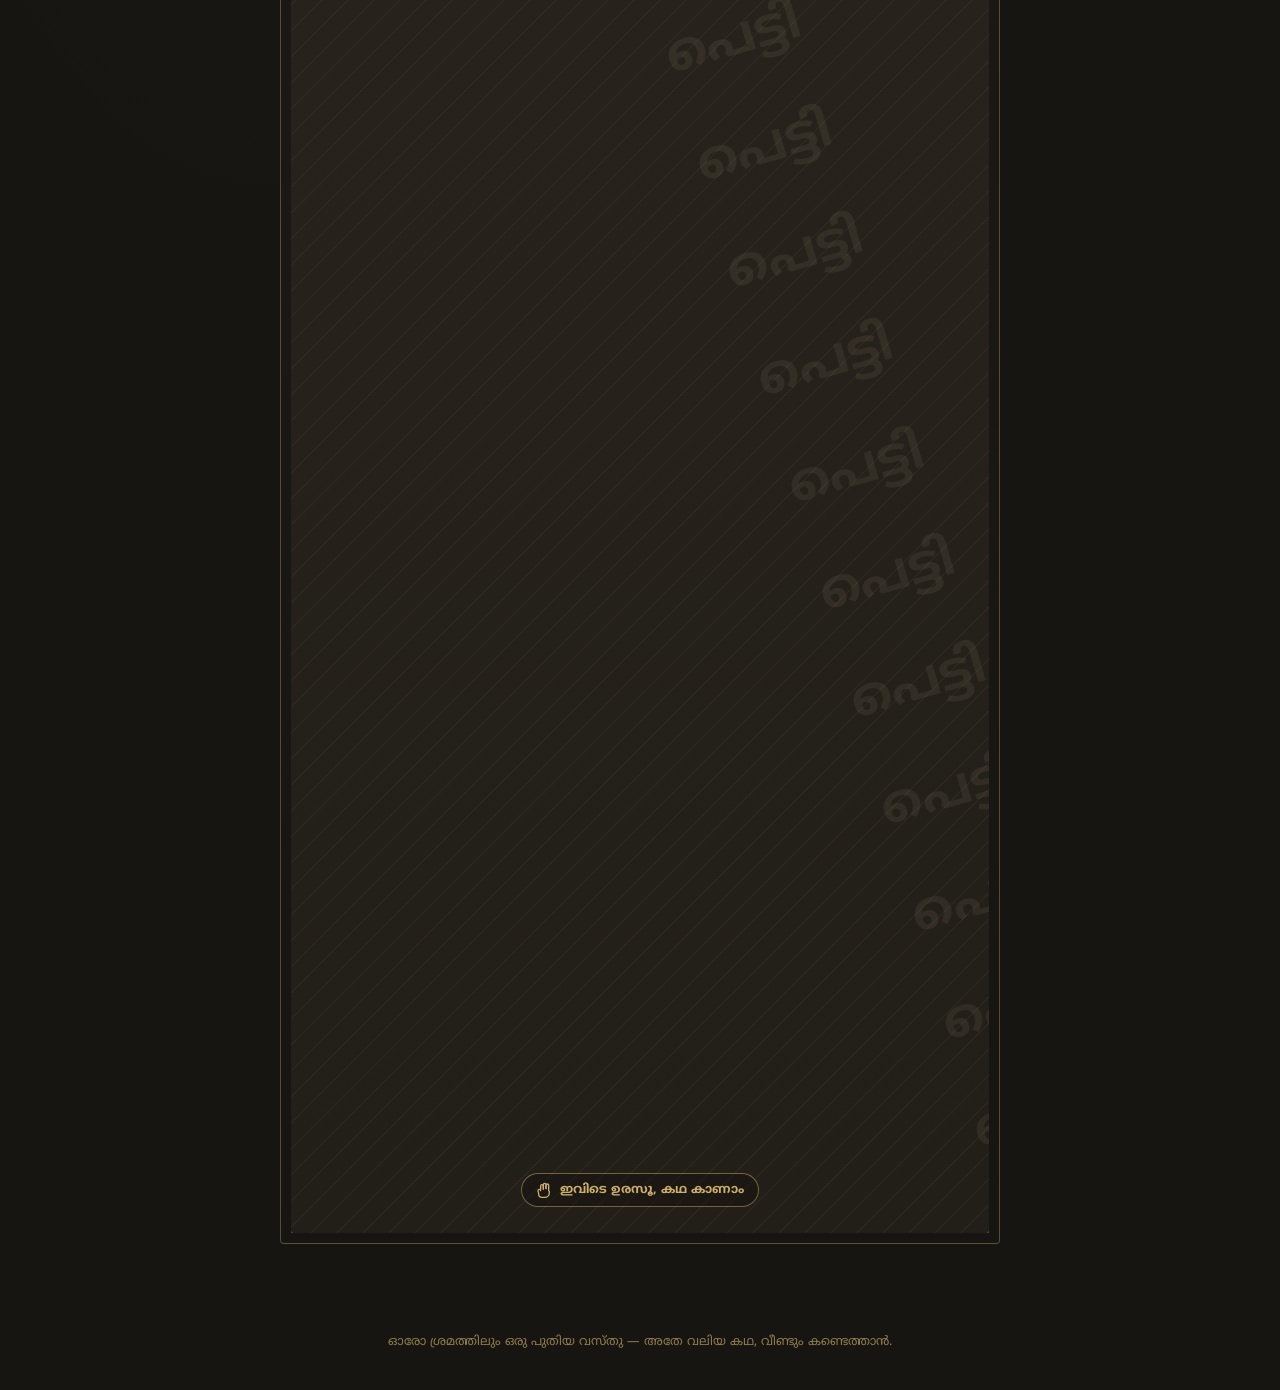
<file: gika-gika-fon/boat4.html>
<!DOCTYPE html>
<html lang="ml">
<head>
<meta charset="UTF-8">
<meta name="viewport" content="width=device-width, initial-scale=1.0">
<title>ഇതിനു പിന്നിൽ വലിയ ഒരു കഥയുണ്ട്!</title>
<link rel="preconnect" href="https://fonts.googleapis.com">
<link rel="preconnect" href="https://fonts.gstatic.com" crossorigin>
<link href="https://fonts.googleapis.com/css2?family=Noto+Serif+Malayalam:wght@400;500;600&family=Noto+Sans+Malayalam:wght@500;700;800&display=swap" rel="stylesheet">
<style>
  :root{
    --ink:#171512;
    --ink-2:#231f1a;
    --coat:#2c2822;
    --coat-2:#3a352c;
    --foil:#cdae6a;
    --foil-dim:#8f7a4d;
    --paper:#f2e6c9;
    --paper-2:#e9d9ab;
    --paper-ink:#2c2013;
    --paper-ink-soft:#5a4a30;
  }
  *{box-sizing:border-box;}
  html,body{margin:0;padding:0;}
  body{
    background:var(--ink);
    background-image:
      radial-gradient(ellipse at 20% -10%, rgba(205,174,106,0.10), transparent 55%),
      radial-gradient(ellipse at 100% 20%, rgba(205,174,106,0.06), transparent 45%);
    color:var(--paper);
    font-family:'Noto Sans Malayalam', sans-serif;
    -webkit-font-smoothing:antialiased;
  }

  header.topbar{
    position:sticky;
    top:0;
    z-index:40;
    display:flex;
    align-items:flex-end;
    justify-content:space-between;
    gap:16px;
    padding:22px 24px 16px;
    background:linear-gradient(180deg, var(--ink) 72%, rgba(23,21,18,0));
    border-bottom:1px solid rgba(205,174,106,0.18);
  }
  .brand h1{
    margin:0;
    font-family:'Noto Sans Malayalam', sans-serif;
    font-weight:800;
    font-size:clamp(20px, 4.4vw, 32px);
    line-height:1.28;
    letter-spacing:0.2px;
    color:var(--paper);
  }
  .brand p{
    margin:8px 0 0;
    font-size:clamp(12.5px, 2.6vw, 14.5px);
    color:var(--foil);
    font-weight:500;
  }
  .retry-btn{
    flex:0 0 auto;
    background:var(--foil);
    color:var(--ink);
    border:none;
    border-radius:3px;
    padding:11px 18px;
    font-family:'Noto Sans Malayalam', sans-serif;
    font-weight:700;
    font-size:14px;
    cursor:pointer;
    box-shadow:0 2px 0 var(--foil-dim);
    transform:translateY(0);
    transition:transform .12s ease, box-shadow .12s ease;
  }
  .retry-btn:hover{ transform:translateY(-1px); box-shadow:0 3px 0 var(--foil-dim); }
  .retry-btn:active{ transform:translateY(1px); box-shadow:0 1px 0 var(--foil-dim); }

  main.stage-wrap{
    max-width:760px;
    margin:0 auto;
    padding:20px 20px 90px;
  }

  .ticket-frame{
    border:1px solid rgba(205,174,106,0.35);
    border-radius:4px;
    padding:10px;
    background:linear-gradient(180deg, var(--ink-2), var(--ink));
  }

  .stage{
    position:relative;
    width:100%;
    background:var(--paper);
    border-radius:2px;
    overflow:hidden;
  }

  .story{
    position:relative;
    z-index:1;
    color:var(--paper-ink);
    font-family:'Noto Serif Malayalam', serif;
    padding:38px 26px 60px;
  }
  .story h2{
    font-family:'Noto Sans Malayalam', sans-serif;
    font-weight:800;
    font-size:18px;
    color:var(--paper-ink);
    margin:34px 0 10px;
    padding-bottom:8px;
    border-bottom:2px solid var(--paper-ink);
    display:inline-block;
  }
  .story h2:first-of-type{ margin-top:0; }
  .story p{
    font-size:16.5px;
    line-height:1.95;
    max-width:62ch;
    margin:0 0 16px;
    color:var(--paper-ink);
  }
  .story .end{
    margin-top:36px;
    padding-top:18px;
    border-top:1px dashed var(--paper-ink-soft);
    font-family:'Noto Sans Malayalam', sans-serif;
    font-weight:700;
    font-size:14.5px;
    color:var(--paper-ink-soft);
  }

  canvas#cover{
    position:absolute;
    top:0;
    left:0;
    z-index:2;
    display:block;
    touch-action:pan-y;
    cursor:grab;
  }
  canvas#cover:active{ cursor:grabbing; }

  .hint{
    position:absolute;
    z-index:3;
    left:50%;
    bottom:26px;
    transform:translateX(-50%);
    display:flex;
    align-items:center;
    gap:8px;
    padding:8px 14px;
    border-radius:999px;
    background:rgba(23,21,18,0.55);
    border:1px solid rgba(205,174,106,0.5);
    color:var(--foil);
    font-size:12.5px;
    font-weight:700;
    white-space:nowrap;
    pointer-events:none;
    animation:hintPulse 1.9s ease-in-out infinite;
  }
  .hint svg{ width:16px; height:16px; }
  @keyframes hintPulse{
    0%,100%{ opacity:0.55; transform:translateX(-50%) translateY(0); }
    50%{ opacity:1; transform:translateX(-50%) translateY(-4px); }
  }
  .hint.hidden{ display:none; }

  footer{
    max-width:760px;
    margin:0 auto;
    padding:0 24px 40px;
    color:var(--foil-dim);
    font-size:12.5px;
    text-align:center;
  }

  @media (prefers-reduced-motion: reduce){
    .hint{ animation:none; }
    .retry-btn{ transition:none; }
  }
</style>
</head>
<body>

<header class="topbar">
  <div class="brand">
    <h1>ഇതിനു പിന്നിൽ<br>വലിയ ഒരു കഥയുണ്ട്!</h1>
    <p>വിരൽ കൊണ്ട് ഉരസി മറഞ്ഞിരിക്കുന്ന കഥ വെളിച്ചത്ത് കൊണ്ടുവരൂ</p>
  </div>
  <button class="retry-btn" id="retryBtn" type="button">പുതിയ ശ്രമം</button>
</header>

<main class="stage-wrap">
  <div class="ticket-frame">
    <div class="stage" id="stage">
      <article class="story" id="story">

        <h2>1 · ഒരു സാധാരണ കാഴ്ച</h2>
        <p>നിങ്ങൾ ദിവസവും കടന്നുപോകുന്ന വഴിയിൽ ഇത് എപ്പോഴും ഉണ്ടായിരുന്നു. ആരും ശ്രദ്ധിക്കാതെ, ഒരു മൂലയിൽ, വെയിലും മഴയും ഏറ്റുവാങ്ങി. കണ്ണിൽപ്പെട്ടാൽ ഒരു നിമിഷം നോക്കും, പിന്നെ മറന്നുപോകും. പക്ഷേ ഇതിന് ഒരു പേരുണ്ട്, ഒരു തുടക്കമുണ്ട്, ഒരു കൈകൊണ്ട് ആദ്യമായി തൊട്ട ദിവസമുണ്ട്. ആ ദിവസത്തിൽ നിന്നാണ് ഈ കഥ തുടങ്ങുന്നത്.</p>
        <p>ഓരോ വസ്തുവിനും ഒരു ജനനമുണ്ട് എന്ന് നമ്മൾ മറന്നുപോകാറുണ്ട്. അത് ഉണ്ടാക്കിയ കൈകളുടെ ക്ഷീണം, അത് ആദ്യമായി ഉപയോഗിച്ചയാളുടെ സന്തോഷം, അതിനു ചുറ്റും നടന്ന നിസ്സാരമെന്നു തോന്നിയ നിമിഷങ്ങൾ എല്ലാം അതിനുള്ളിൽ അടിഞ്ഞുകൂടിക്കിടക്കുന്നു, ആരെങ്കിലും ഉരസി നോക്കുന്നത് വരെ.</p>

        <h2>2 · ആദ്യത്തെ ഓർമ്മ</h2>
        <p>ഒരു കൈ ഇതിനെ ആദ്യമായി സ്വന്തമാക്കിയപ്പോൾ, ആ കൈയിൽ ഒരു പ്രതീക്ഷയുണ്ടായിരുന്നു. ചിലർക്ക് അത് ഒരു പുതിയ തുടക്കമായിരുന്നു, ചിലർക്ക് ഒരു സമ്മാനം, മറ്റു ചിലർക്ക് വർഷങ്ങളായി കാത്തിരുന്ന ഒരു സ്വപ്നം. ആ ആദ്യ ദിവസത്തെ ഗന്ധം, ആ വെളിച്ചം, ആ ശബ്ദം എല്ലാം ഇന്നും എവിടെയോ പതിഞ്ഞുകിടപ്പുണ്ട്.</p>
        <p>കുട്ടികൾ ചുറ്റും ഓടിക്കളിച്ചു. മുതിർന്നവർ അഭിമാനത്തോടെ നോക്കിനിന്നു. ആരോ ഒരു ഫോട്ടോ എടുത്തു, ആ ഫോട്ടോ പിന്നീട് ഒരു ചുമരിൽ പതിറ്റാണ്ടുകളോളം തൂങ്ങിക്കിടന്നു. ഇന്ന് ആ ഫോട്ടോ എവിടെയാണെന്ന് ആർക്കും അറിയില്ല, പക്ഷേ ആ നിമിഷം ഈ വസ്തുവിനുള്ളിൽ ഇപ്പോഴും ജീവിക്കുന്നു.</p>

        <h2>3 · കൈമാറ്റങ്ങൾ</h2>
        <p>കാലം കടന്നുപോയപ്പോൾ ഇത് പല കൈകളിലൂടെയും കടന്നുപോയി. ചിലർ ഇതിനെ സ്നേഹത്തോടെ പരിപാലിച്ചു, ദിവസവും തുടച്ചു വൃത്തിയാക്കി. ചിലർ തിരക്കിനിടയിൽ മറന്നു, മൂലയിൽ തള്ളിവെച്ചു. ഓരോ കൈമാറ്റത്തിലും ഇതിനു പുതിയൊരു അധ്യായം ചേർക്കപ്പെട്ടു — ചിലത് സന്തോഷത്തിന്റേത്, ചിലത് നിസ്സഹായതയുടേത്.</p>
        <p>ഒരിക്കൽ ഇത് ഒരു തർക്കത്തിന്റെ കാരണമായി. രണ്ടുപേർ ഇതിനുവേണ്ടി വാദിച്ചു, ഒടുവിൽ ഒരാൾ വിട്ടുകൊടുത്തു. ആ വിട്ടുകൊടുക്കലിനു പിന്നിൽ ഒരു സൗഹൃദം സൂക്ഷിക്കാനുള്ള ആഗ്രഹമായിരുന്നു എന്ന് ഇന്നും ആരും ഓർക്കുന്നില്ല.</p>

        <h2>4 · മഴയുള്ള ഒരു രാത്രി</h2>
        <p>ഒരു മഴക്കാലത്ത്, ഇടിമിന്നലിന്റെ വെളിച്ചത്തിൽ, ഒരാൾ ഇതിനെ ചേർത്തുപിടിച്ചു നിന്നു. അന്നു രാത്രി എന്താണ് സംഭവിച്ചതെന്ന് ഇന്ന് ആർക്കും കൃത്യമായി പറയാനാവില്ല. ചിലർ പറയുന്നു അത് ഒരു വേർപാടിന്റെ രാത്രിയായിരുന്നു എന്ന്. മറ്റുചിലർ പറയുന്നു അത് ഒരു രക്ഷപ്പെടലിന്റെ രാത്രിയായിരുന്നു എന്ന്.</p>
        <p>എന്തായാലും, ആ രാത്രിക്കു ശേഷം ഇതിന് ഒരു പോറൽ വീണു — ചെറുതെങ്കിലും ഇന്നും കാണാവുന്ന ഒരു അടയാളം. ആ അടയാളത്തെ ചൂണ്ടിക്കാട്ടി "ഇതിനു പിന്നിൽ ഒരു കഥയുണ്ട്" എന്ന് ആരോ ഒരിക്കൽ പറഞ്ഞു. അതെ, എപ്പോഴും ഉണ്ട്.</p>

        <h2>5 · നഷ്ടപ്പെട്ട വർഷങ്ങൾ</h2>
        <p>കുറച്ചു കാലത്തേക്ക് ഇത് ആരും തിരിഞ്ഞുനോക്കാതെ കിടന്നു. പൊടിപടലങ്ങൾ അടിഞ്ഞു, നിറം മങ്ങി, ചിലയിടങ്ങളിൽ തുരുമ്പോ പായലോ പിടിച്ചു. ഒരു കാലത്ത് ആരുടെയോ ഹൃദയത്തിനോട് ചേർന്നു നിന്ന ഇത്, ഇപ്പോൾ വെറുമൊരു നിഴൽ മാത്രമായി മൂലയിൽ അവശേഷിച്ചു.</p>
        <p>പക്ഷേ മറന്നുപോയി എന്നത് ഇല്ലാതായി എന്നല്ല അർത്ഥം. ചിലത് കാത്തിരിക്കാൻ വേണ്ടി മാത്രം മറഞ്ഞു നിൽക്കും, ശരിയായ ഒരു കണ്ണ് വീണ്ടും അതിനെ കണ്ടെത്തുന്നത് വരെ.</p>

        <h2>6 · തിരിച്ചുവരവ്</h2>
        <p>പിന്നീട് ഒരു ദിവസം, ആരോ ഒരാൾ ഇതിനെ വീണ്ടും ശ്രദ്ധിച്ചു. ഒരു കൗതുകം കൊണ്ടോ, ഒരു ആവശ്യം കൊണ്ടോ, അല്ലെങ്കിൽ വെറും യാദൃച്ഛികമായോ — ആ കണ്ണ് ഇതിനെ വീണ്ടും ജീവനുള്ളതാക്കി. പൊടി തുടച്ചു, കേടുപാടുകൾ പരിശോധിച്ചു, ഒരു പുതിയ സ്ഥാനം കൊടുത്തു.</p>
        <p>ഈ രണ്ടാമത്തെ ജീവിതം പലപ്പോഴും ആദ്യത്തേതിനേക്കാൾ വിലപ്പെട്ടതാണ്. കാരണം അത് തിരഞ്ഞെടുക്കപ്പെട്ടതാണ്, കൊടുത്തതല്ല. ആരെയും ബോധ്യപ്പെടുത്തേണ്ട ആവശ്യമില്ലാതെ, സ്വന്തം കാരണത്താൽ വീണ്ടും വേണ്ടപ്പെട്ടതായി മാറി.</p>

        <h2>7 · ഒരു രഹസ്യം</h2>
        <p>എല്ലാ പഴയ വസ്തുക്കൾക്കും ഒരു രഹസ്യ അറയുണ്ട് — ഒരു വിള്ളൽ, ഒരു അടിഭാഗം, ഒരു കോണ് — അവിടെ ആരും നോക്കാത്ത എന്തെങ്കിലും ഒളിഞ്ഞിരിക്കും. ഈ വസ്തുവിലും അങ്ങനെ ഒന്നുണ്ടായിരുന്നു. ഒരു ചെറിയ കടലാസ് കഷ്ണം, മങ്ങിയ അക്ഷരങ്ങളോടെ, ആരോ എഴുതി മറന്നുപോയത്.</p>
        <p>ആ അക്ഷരങ്ങൾ പൂർണ്ണമായി വായിക്കാൻ കഴിഞ്ഞില്ല. പക്ഷേ ബാക്കിയുള്ള വാക്കുകൾ ഒരു പേരും, ഒരു തീയതിയും, "ഓർമ്മയ്ക്കായി" എന്ന ഒരു വരിയും വെളിപ്പെടുത്തി. ആ വാക്കുകൾ എഴുതിയ കൈ ഇന്ന് എവിടെയാണെന്ന് ആർക്കും അറിയില്ല. പക്ഷേ ആ ഓർമ്മ ഇപ്പോഴും ഇവിടെയുണ്ട്.</p>

        <h2>8 · കാലത്തിന്റെ അടയാളങ്ങൾ</h2>
        <p>ഓരോ പോറലും, ഓരോ നിറംമാറ്റവും, ഓരോ ചെറിയ കേടും ഒരു കലണ്ടറാണ്. അത് വർഷങ്ങളെ അളക്കുന്നത് സംഖ്യകൾ കൊണ്ടല്ല, മറിച്ച് അതിലൂടെ കടന്നുപോയ ജീവിതങ്ങൾ കൊണ്ടാണ്. ഒരു വിദഗ്ധന് ഈ അടയാളങ്ങൾ നോക്കി ഇതിന്റെ മുഴുവൻ ചരിത്രവും വായിച്ചെടുക്കാൻ കഴിഞ്ഞേക്കും.</p>
        <p>പക്ഷേ വിദഗ്ധരില്ലാതെയും, സാധാരണക്കാർക്കും ഈ അടയാളങ്ങൾ ഒരു കാര്യം പറഞ്ഞുതരും — ഇത് വെറും ഒരു വസ്തുവല്ല, ഒരു സാക്ഷിയാണ്. കണ്ട എല്ലാ കാര്യങ്ങളും ഇതിന് ഓർമ്മയുണ്ട്, പറയാൻ ഒരു ഭാഷ ഇല്ലെന്നു മാത്രം.</p>

        <h2>9 · അവസാനത്തെ യാത്ര</h2>
        <p>ഇന്ന് ഇത് ഇവിടെയാണ് — നിങ്ങളുടെ മുന്നിൽ, ഈ സ്ക്രീനിൽ, ഒരു നിമിഷത്തേക്ക് നിർത്തി. ഇത് അതിന്റെ അവസാനത്തെ യാത്രയല്ല. ഓരോ കൈയും, ഓരോ കണ്ണും ഇതിനെ ഒരു പുതിയ അധ്യായത്തിലേക്ക് കൊണ്ടുപോകുന്നു. നിങ്ങൾ ഇപ്പോൾ ഈ കഥ വായിക്കുന്നു എന്നത് തന്നെ, ഈ വസ്തുവിന്റെ യാത്രയിലെ ഒരു പുതിയ താൾ ആണ്.</p>
        <p>അടുത്തതായി ഇത് ആരുടെ കൈയിൽ എത്തും, ആരുടെ ഓർമ്മയിൽ ഇടം പിടിക്കും എന്ന് ആർക്കും അറിയില്ല. അതാണ് ഓരോ വസ്തുവിന്റെയും ഏറ്റവും വലിയ രഹസ്യം — അതിന്റെ കഥ ഒരിക്കലും പൂർണ്ണമായി അവസാനിക്കുന്നില്ല.</p>

        <h2>10 · കഥ തുടരുന്നു</h2>
        <p>ഇപ്പോൾ നിങ്ങൾ ഈ വരികൾ വരെ ഉരസി എത്തിയിരിക്കുന്നു. നിങ്ങളുടെ വിരൽ ഈ വസ്തുവിന്റെ ഉപരിതലത്തിലൂടെ സഞ്ചരിച്ച് ഒരു കഥയെ വെളിച്ചത്ത് കൊണ്ടുവന്നു. ഇത് തന്നെയാണ് ഓർമ്മ പ്രവർത്തിക്കുന്ന രീതി — ആരെങ്കിലും ശ്രമിക്കുമ്പോൾ മാത്രം, മറഞ്ഞിരിക്കുന്നത് വീണ്ടും കാണപ്പെടുന്നു.</p>
        <p>ഓരോ സാധാരണ വസ്തുവിനും ഇതുപോലെ ഒരു കഥയുണ്ട് എന്ന് ഇനി ഓർക്കുക. നിങ്ങളുടെ വീട്ടിലെ ആ പഴയ കസേരയ്ക്കും, ആ കീറിയ പുസ്തകത്തിനും, ജനലരികിലെ ആ ചെടിച്ചട്ടിക്കും. നോക്കാൻ മറന്നുപോയത് മാത്രമാണ് കുറവ്.</p>

        <p class="end">ഇനിയും കഥകൾ ബാക്കിയാണ്. "പുതിയ ശ്രമം" അമർത്തി വേറൊരു വസ്തുവിനെ ഉരസി നോക്കൂ — അതിനു പിന്നിലും ഒരു വലിയ കഥയുണ്ട്.</p>

      </article>
      <canvas id="cover"></canvas>
      <div class="hint" id="hint">
        <svg viewBox="0 0 24 24" fill="none" stroke="currentColor" stroke-width="2" stroke-linecap="round" stroke-linejoin="round"><path d="M7 11V6a2 2 0 0 1 4 0v5"></path><path d="M11 10V4a2 2 0 0 1 4 0v6"></path><path d="M15 9.5V5a2 2 0 0 1 4 0v8"></path><path d="M7 13a2 2 0 0 0-4 0c0 1.5 1 3 1 5a5 5 0 0 0 5 5h4a7 7 0 0 0 7-7v-2"></path></svg>
        <span>ഇവിടെ ഉരസൂ, കഥ കാണാം</span>
      </div>
    </div>
  </div>
</main>

<footer>ഓരോ ശ്രമത്തിലും ഒരു പുതിയ വസ്തു — അതേ വലിയ കഥ, വീണ്ടും കണ്ടെത്താൻ.</footer>

<script>
(function(){
  var stage   = document.getElementById('stage');
  var story   = document.getElementById('story');
  var canvas  = document.getElementById('cover');
  var ctx     = canvas.getContext('2d');
  var hint    = document.getElementById('hint');
  var retryBtn= document.getElementById('retryBtn');

  var OBJECTS = [
    { key:'car',      label:'കാർ' },
    { key:'rock',     label:'വലിയ പാറ' },
    { key:'tree',     label:'മരം' },
    { key:'box',      label:'പെട്ടി' },
    { key:'mountain', label:'മല' },
    { key:'house',    label:'വീട്' }
  ];

  var current = null;
  var scratched = false;
  var isDown = false;
  var lastX = 0, lastY = 0;

  function pickObject(){
    var idx = Math.floor(Math.random() * OBJECTS.length);
    if (current && OBJECTS[idx].key === current.key && OBJECTS.length > 1){
      idx = (idx + 1) % OBJECTS.length;
    }
    current = OBJECTS[idx];
  }

  function sizeCanvas(){
    var dpr = window.devicePixelRatio || 1;
    var w = stage.clientWidth;
    var h = story.scrollHeight;
    canvas.style.width  = w + 'px';
    canvas.style.height = h + 'px';
    canvas.width  = Math.round(w * dpr);
    canvas.height = Math.round(h * dpr);
    ctx.setTransform(dpr, 0, 0, dpr, 0, 0);
    return { w: w, h: h };
  }

  function drawIcon(type, cx, cy, size){
    ctx.save();
    ctx.translate(cx, cy);
    ctx.strokeStyle = '#e9d9ab';
    ctx.fillStyle = '#e9d9ab';
    ctx.lineWidth = Math.max(2, size * 0.035);
    ctx.lineJoin = 'round';
    ctx.lineCap = 'round';

    if (type === 'car'){
      var w = size, h = size * 0.44;
      ctx.beginPath();
      ctx.moveTo(-w/2, h*0.25);
      ctx.lineTo(-w/2, -h*0.1);
      ctx.quadraticCurveTo(-w*0.32, -h*0.85, -w*0.08, -h*0.85);
      ctx.lineTo(w*0.12, -h*0.85);
      ctx.quadraticCurveTo(w*0.34, -h*0.85, w*0.40, -h*0.1);
      ctx.lineTo(w/2, h*0.1);
      ctx.quadraticCurveTo(w/2, h*0.25, w*0.42, h*0.25);
      ctx.lineTo(-w*0.42, h*0.25);
      ctx.quadraticCurveTo(-w/2, h*0.25, -w/2, h*0.1);
      ctx.closePath();
      ctx.stroke();
      ctx.beginPath(); ctx.arc(-w*0.28, h*0.30, size*0.10, 0, Math.PI*2); ctx.fill();
      ctx.beginPath(); ctx.arc(w*0.28, h*0.30, size*0.10, 0, Math.PI*2); ctx.fill();
    }
    else if (type === 'rock'){
      var pts = [[-0.5,0.35],[-0.42,-0.05],[-0.2,-0.4],[0.1,-0.48],[0.38,-0.28],[0.48,0.05],[0.32,0.38],[-0.05,0.42]];
      ctx.beginPath();
      pts.forEach(function(p,i){
        var x = p[0]*size, y = p[1]*size;
        if (i===0) ctx.moveTo(x,y); else ctx.lineTo(x,y);
      });
      ctx.closePath();
      ctx.stroke();
      ctx.beginPath();
      ctx.moveTo(-0.15*size, -0.15*size);
      ctx.lineTo(0.05*size, 0.05*size);
      ctx.lineTo(0.2*size, -0.05*size);
      ctx.stroke();
    }
    else if (type === 'tree'){
      ctx.beginPath();
      ctx.moveTo(-size*0.06, size*0.45);
      ctx.lineTo(-size*0.06, size*0.05);
      ctx.lineTo(size*0.06, size*0.05);
      ctx.lineTo(size*0.06, size*0.45);
      ctx.stroke();
      [[0,-0.28,0.30],[-0.22,-0.05,0.24],[0.22,-0.05,0.24],[0,0.12,0.20]].forEach(function(c){
        ctx.beginPath();
        ctx.arc(c[0]*size, c[1]*size, c[2]*size, 0, Math.PI*2);
        ctx.stroke();
      });
    }
    else if (type === 'box'){
      var s = size*0.42, d = size*0.18;
      ctx.beginPath();
      ctx.moveTo(-s, -s*0.6); ctx.lineTo(0, -s); ctx.lineTo(s, -s*0.6);
      ctx.lineTo(s, s*0.6); ctx.lineTo(0, s); ctx.lineTo(-s, s*0.6);
      ctx.closePath(); ctx.stroke();
      ctx.beginPath(); ctx.moveTo(-s, -s*0.6); ctx.lineTo(0, -s*0.2); ctx.lineTo(s, -s*0.6); ctx.stroke();
      ctx.beginPath(); ctx.moveTo(0, -s*0.2); ctx.lineTo(0, s); ctx.stroke();
      ctx.beginPath(); ctx.moveTo(0,-s*1.05); ctx.lineTo(0, -s*0.2); ctx.stroke();
    }
    else if (type === 'mountain'){
      ctx.beginPath();
      ctx.moveTo(-size*0.5, size*0.32);
      ctx.lineTo(-size*0.12, -size*0.42);
      ctx.lineTo(size*0.16, size*0.05);
      ctx.lineTo(size*0.5, size*0.32);
      ctx.closePath(); ctx.stroke();
      ctx.beginPath();
      ctx.moveTo(-size*0.20, -size*0.16);
      ctx.lineTo(-size*0.12, -size*0.42);
      ctx.lineTo(-size*0.02, -size*0.20);
      ctx.stroke();
    }
    else if (type === 'house'){
      var s = size*0.4;
      ctx.beginPath();
      ctx.moveTo(-s, s*0.55); ctx.lineTo(-s, -s*0.1);
      ctx.lineTo(0, -s*0.75); ctx.lineTo(s, -s*0.1);
      ctx.lineTo(s, s*0.55); ctx.closePath(); ctx.stroke();
      ctx.strokeRect(-s*0.22, s*0.05, s*0.44, s*0.5);
      ctx.beginPath(); ctx.arc(-s*0.55, -s*0.35, s*0.12, 0, Math.PI*2); ctx.stroke();
    }
    ctx.restore();
  }

  function drawCover(){
    var dims = sizeCanvas();
    var w = dims.w, h = dims.h;
    ctx.clearRect(0, 0, w, h);

    var grad = ctx.createLinearGradient(0, 0, 0, h);
    grad.addColorStop(0, '#332e26');
    grad.addColorStop(1, '#221e18');
    ctx.fillStyle = grad;
    ctx.fillRect(0, 0, w, h);

    ctx.save();
    ctx.strokeStyle = 'rgba(233,217,171,0.06)';
    ctx.lineWidth = 1.2;
    var gap = 26;
    ctx.beginPath();
    for (var yy = -h; yy < w + h; yy += gap){
      ctx.moveTo(yy, 0);
      ctx.lineTo(yy - h, h);
    }
    ctx.stroke();
    ctx.restore();

    ctx.save();
    ctx.rotate(-16 * Math.PI / 180);
    ctx.fillStyle = 'rgba(233,217,171,0.075)';
    ctx.font = '700 ' + Math.max(20, w*0.075) + 'px "Noto Sans Malayalam", sans-serif';
    ctx.textAlign = 'center';
    var label = current.label;
    var stepY = Math.max(70, w*0.16);
    var stepX = Math.max(160, w*0.55);
    for (var gy = -h*0.3; gy < h*1.4; gy += stepY){
      for (var gx = -w*0.6; gx < w*1.6; gx += stepX){
        ctx.fillText(label, gx, gy);
      }
    }
    ctx.restore();

    var iconY = Math.min(150, h * 0.16) + 40;
    var iconSize = Math.min(w * 0.5, 190);
    drawIcon(current.key, w/2, iconY, iconSize);

    ctx.fillStyle = '#f2e6c9';
    ctx.font = '800 ' + Math.max(22, w*0.065) + 'px "Noto Sans Malayalam", sans-serif';
    ctx.textAlign = 'center';
    ctx.fillText(label, w/2, iconY + iconSize*0.62 + 34);

    ctx.fillStyle = 'rgba(205,174,106,0.85)';
    ctx.font = '500 ' + Math.max(12.5, w*0.032) + 'px "Noto Sans Malayalam", sans-serif';
    ctx.fillText('ഇതിനു പിന്നിൽ വലിയ ഒരു കഥയുണ്ട്', w/2, iconY + iconSize*0.62 + 62);

    scratched = false;
    hint.classList.remove('hidden');
  }

  function erase(x, y){
    var dpr = window.devicePixelRatio || 1;
    var r = ('ontouchstart' in window) ? 46 : 34;
    ctx.save();
    ctx.globalCompositeOperation = 'destination-out';
    ctx.beginPath();
    ctx.arc(x, y, r, 0, Math.PI * 2);
    ctx.fill();
    ctx.restore();
    if (!scratched){
      scratched = true;
      hint.classList.add('hidden');
    }
  }

  function eraseLine(x0, y0, x1, y1){
    var dist = Math.hypot(x1 - x0, y1 - y0);
    var steps = Math.max(1, Math.floor(dist / 8));
    for (var i = 0; i <= steps; i++){
      var t = i / steps;
      erase(x0 + (x1 - x0) * t, y0 + (y1 - y0) * t);
    }
  }

  function getPos(e){
    var rect = canvas.getBoundingClientRect();
    return { x: e.clientX - rect.left, y: e.clientY - rect.top };
  }

  canvas.addEventListener('pointerdown', function(e){
    isDown = true;
    var p = getPos(e);
    lastX = p.x; lastY = p.y;
    erase(p.x, p.y);
  });
  canvas.addEventListener('pointermove', function(e){
    if (!isDown) return;
    var p = getPos(e);
    eraseLine(lastX, lastY, p.x, p.y);
    lastX = p.x; lastY = p.y;
  });
  window.addEventListener('pointerup', function(){ isDown = false; });
  canvas.addEventListener('pointerleave', function(){ isDown = false; });
  canvas.addEventListener('pointercancel', function(){ isDown = false; });

  var resizeTimer;
  window.addEventListener('resize', function(){
    clearTimeout(resizeTimer);
    resizeTimer = setTimeout(drawCover, 250);
  });

  retryBtn.addEventListener('click', function(){
    pickObject();
    drawCover();
    window.scrollTo({ top: 0, behavior: 'smooth' });
  });

  function init(){
    pickObject();
    if (document.fonts && document.fonts.ready){
      document.fonts.ready.then(drawCover);
    } else {
      drawCover();
    }
    setTimeout(drawCover, 300);
  }

  init();
})();
</script>
</body>
</html>
</file>
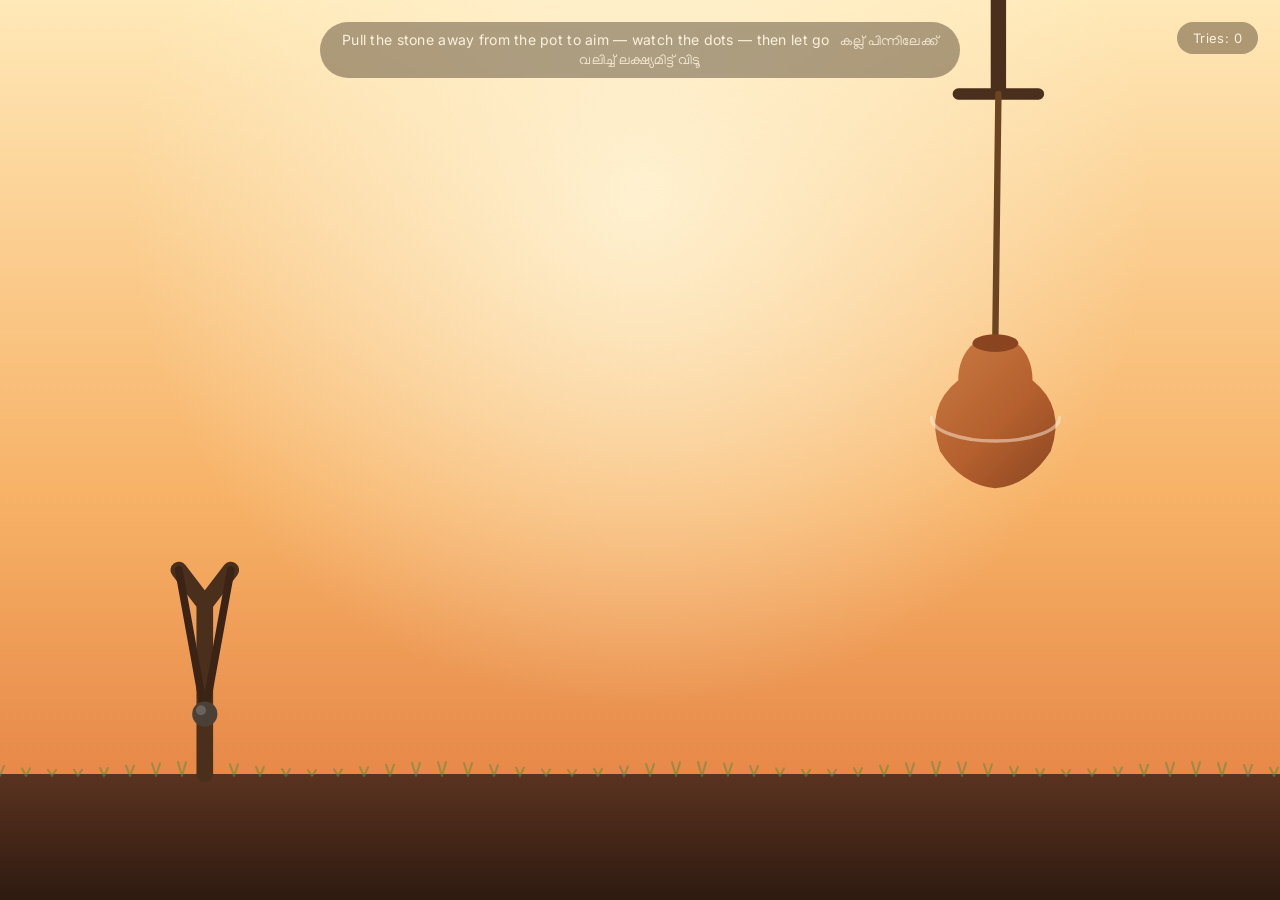
<file: gika-gika-fon/boat5.html>
<!DOCTYPE html>
<html lang="ml">
<head>
<meta charset="UTF-8">
<meta name="viewport" content="width=device-width, initial-scale=1.0, maximum-scale=1.0, user-scalable=no">
<title>കുടം പൊട്ടിയാൽ വെള്ളം പോവും</title>
<link rel="preconnect" href="https://fonts.googleapis.com">
<link rel="preconnect" href="https://fonts.gstatic.com" crossorigin>
<link href="https://fonts.googleapis.com/css2?family=Noto+Sans+Malayalam:wght@400;700;800&family=Manjari:wght@400;700&family=Inter:wght@400;500;600&display=swap" rel="stylesheet">
<style>
  :root{
    --sky-top:#FFE9B8;
    --sky-mid:#F7B267;
    --sky-bottom:#E0763B;
    --ground-dark:#3E2417;
    --ground-mid:#5A3320;
    --terracotta:#B5602E;
    --terracotta-dark:#8A4520;
    --rope:#6B4423;
    --gold:#F3C15F;
    --gold-bright:#FFDD8A;
    --ink:#2B1B0E;
    --cream:#FBF1DC;
  }
  *{box-sizing:border-box;}
  html,body{
    margin:0; padding:0; width:100%; height:100%;
    overflow:hidden;
    background:var(--ground-dark);
    font-family:'Inter',system-ui,sans-serif;
    touch-action:none;
  }
  #stage{
    position:relative;
    width:100vw; height:100vh;
  }
  canvas{
    display:block;
    width:100%; height:100%;
    cursor:grab;
  }
  canvas.dragging{ cursor:grabbing; }

  .hint{
    position:absolute;
    top:22px; left:50%; transform:translateX(-50%);
    color:var(--cream);
    font-size:14px;
    letter-spacing:0.02em;
    background:rgba(43,27,14,0.38);
    padding:9px 18px;
    border-radius:999px;
    backdrop-filter:blur(2px);
    transition:opacity 0.6s ease;
    pointer-events:none;
    text-align:center;
  }
  .hint span{
    font-family:'Manjari','Inter',sans-serif;
    opacity:0.85;
    margin-left:6px;
  }
  .hint.hidden{ opacity:0; }

  .score-pill{
    position:absolute;
    top:22px; right:22px;
    color:var(--cream);
    font-size:13px;
    background:rgba(43,27,14,0.38);
    padding:8px 16px;
    border-radius:999px;
    letter-spacing:0.03em;
  }

  /* Golden reveal overlay */
  #reveal{
    position:absolute; inset:0;
    display:flex; align-items:center; justify-content:center;
    flex-direction:column;
    opacity:0;
    pointer-events:none;
    transition:opacity 1.1s ease;
  }
  #reveal.show{
    opacity:1;
    pointer-events:auto;
  }
  #reveal .glow-backdrop{
    position:absolute; inset:0;
    background:radial-gradient(ellipse at 62% 46%, rgba(255,221,138,0.95) 0%, rgba(243,193,95,0.55) 30%, rgba(90,51,32,0.0) 68%);
    mix-blend-mode:screen;
  }
  #reveal .contrast-scrim{
    position:absolute; inset:0;
    background:radial-gradient(ellipse 62% 48% at 50% 46%, rgba(18,9,4,0.78) 0%, rgba(18,9,4,0.5) 42%, rgba(18,9,4,0) 74%);
  }
  #reveal h1{
    position:relative;
    font-family:'Noto Sans Malayalam', sans-serif;
    font-weight:800;
    font-size:clamp(28px, 5.2vw, 64px);
    color:#FFF3D6;
    text-align:center;
    margin:0 24px;
    max-width:820px;
    line-height:1.5;
    font-feature-settings:"liga" 1, "clig" 1, "akhn" 1, "blwf" 1, "half" 1, "pstf" 1, "vatu" 1, "rphf" 1;
    font-variant-ligatures: common-ligatures contextual;
    text-rendering: optimizeLegibility;
    -webkit-text-stroke: 1.4px rgba(50,24,10,0.65);
    paint-order: stroke fill;
    text-shadow:
      0 2px 0 rgba(50,24,10,0.85),
      0 0 4px rgba(50,24,10,0.6),
      0 0 16px rgba(255,221,138,0.95),
      0 0 36px rgba(255,183,77,0.9),
      0 0 72px rgba(255,150,40,0.65);
    transform:translateY(10px);
    opacity:0;
    transition:opacity 1.4s ease 0.35s, transform 1.4s ease 0.35s;
  }
  #reveal.show h1{
    opacity:1;
    transform:translateY(0);
  }
  #reveal .sub{
    position:relative;
    font-family:'Manjari', sans-serif;
    font-size:15px;
    color:rgba(255,243,214,0.85);
    margin-top:18px;
    opacity:0;
    transition:opacity 1s ease 1s;
  }
  #reveal.show .sub{ opacity:1; }

  #again-btn{
    position:relative;
    margin-top:34px;
    font-family:'Inter',sans-serif;
    font-size:14px;
    font-weight:600;
    color:var(--ink);
    background:linear-gradient(180deg, var(--gold-bright), var(--gold));
    border:none;
    padding:12px 28px;
    border-radius:999px;
    cursor:pointer;
    box-shadow:0 6px 18px rgba(0,0,0,0.35);
    opacity:0;
    transform:translateY(8px);
    transition:opacity 0.8s ease 1.3s, transform 0.8s ease 1.3s, filter 0.15s ease;
  }
  #reveal.show #again-btn{
    opacity:1;
    transform:translateY(0);
  }
  #again-btn:hover{ filter:brightness(1.06); }
  #again-btn:active{ filter:brightness(0.94); }
</style>
</head>
<body>
<div id="stage">
  <canvas id="game"></canvas>

  <div class="hint" id="hint">
    Pull the stone away from the pot to aim — watch the dots — then let go
    <span>കല്ല് പിന്നിലേക്ക് വലിച്ച് ലക്ഷ്യമിട്ട് വിടൂ</span>
  </div>

  <div class="score-pill" id="tries">Tries: 0</div>

  <div id="reveal">
    <div class="glow-backdrop"></div>
    <div class="contrast-scrim"></div>
    <h1>കുടം പൊട്ടിയാൽ വെള്ളം പോവും</h1>
    <div class="sub">the pot breaks, the water goes</div>
    <button id="again-btn">Play again</button>
  </div>
</div>

<script>
(function(){
  const canvas = document.getElementById('game');
  const ctx = canvas.getContext('2d');
  const hint = document.getElementById('hint');
  const triesEl = document.getElementById('tries');
  const reveal = document.getElementById('reveal');
  const againBtn = document.getElementById('again-btn');

  let W, H, DPR;
  function resize(){
    DPR = Math.min(window.devicePixelRatio || 1, 2);
    W = window.innerWidth;
    H = window.innerHeight;
    canvas.width = W * DPR;
    canvas.height = H * DPR;
    ctx.setTransform(DPR,0,0,DPR,0,0);
    layout();
  }

  // ----- world geometry (recomputed on resize) -----
  let fork, restPouch, potAnchor, potRestPos, groundY;

  function layout(){
    groundY = H * 0.86;
    fork = { x: W * 0.16, y: groundY - Math.min(H*0.22, 170) };
    restPouch = { x: fork.x, y: fork.y + Math.min(H*0.16, 110) };
    potAnchor = { x: W * 0.78, y: H * 0.10 };
    potRestPos = { x: potAnchor.x, y: Math.min(H*0.5, potAnchor.y + H*0.36) };
  }

  resize();
  window.addEventListener('resize', resize);

  // ----- game state -----
  let tries = 0;
  const GRAVITY = 1250; // px/s^2
  const MAX_STRETCH = () => Math.min(W,H) * 0.30;
  const STONE_R = () => Math.max(8, Math.min(W,H) * 0.014);
  const POT_R = () => Math.max(34, Math.min(W,H) * 0.075);
  const LAUNCH_POWER = 13;

  let pouch = { x:0, y:0 };
  let dragging = false;
  let stoneFlying = false;
  let stone = { x:0, y:0, vx:0, vy:0 };
  let trail = [];

  let pot = {
    broken:false,
    breakOffY:0,
    breakJagged:[],
    shakeT:0,
    shards:[],
    waterActive:false,
    waterElapsed:0,
    swayT: Math.random()*10,
    y:0
  };

  let particles = []; // water drops
  let revealed = false;
  let resetTimer = null;
  let previewPoints = []; // live aim-trajectory dots while dragging

  function resetStone(){
    stoneFlying = false;
    pouch.x = restPouch.x;
    pouch.y = restPouch.y;
    stone.x = pouch.x;
    stone.y = pouch.y;
    stone.vx = 0; stone.vy = 0;
    trail = [];
    previewPoints = [];
  }

  function resetPot(){
    pot.broken = false;
    pot.breakJagged = [];
    pot.shakeT = 0;
    pot.shards = [];
    pot.waterActive = false;
    pot.waterElapsed = 0;
    pot.y = potRestPos.y;
    particles = [];
  }

  function resetAll(){
    resetStone();
    resetPot();
    revealed = false;
    reveal.classList.remove('show');
    hint.classList.remove('hidden');
    tries = 0;
    triesEl.textContent = 'Tries: 0';
  }
  resetStone();
  resetPot();

  // ----- input -----
  function getPointer(e){
    const rect = canvas.getBoundingClientRect();
    const p = e.touches ? e.touches[0] : e;
    return { x: p.clientX - rect.left, y: p.clientY - rect.top };
  }

  function dist(a,b,x2,y2){
    const dx = a-x2, dy = b-y2;
    return Math.sqrt(dx*dx+dy*dy);
  }

  function onDown(e){
    if(revealed || stoneFlying) return;
    const p = getPointer(e);
    if(dist(p.x,p.y,stone.x,stone.y) < STONE_R()*4){
      dragging = true;
      canvas.classList.add('dragging');
      hint.classList.add('hidden');
      e.preventDefault();
    }
  }

  function computeTrajectory(px, py, vx, vy){
    const pts = [];
    let x = px, y = py, vX = vx, vY = vy;
    const dt = 0.045;
    for(let i=0;i<26;i++){
      vY += GRAVITY*dt;
      x += vX*dt;
      y += vY*dt;
      if(x < -20 || x > W+20 || y > groundY+20) break;
      pts.push({x,y});
    }
    return pts;
  }

  function onMove(e){
    if(!dragging) return;
    const p = getPointer(e);
    let dx = p.x - fork.x;
    let dy = p.y - fork.y;
    let d = Math.sqrt(dx*dx+dy*dy);
    const max = MAX_STRETCH();
    if(d > max){
      dx = dx/d*max;
      dy = dy/d*max;
    }
    pouch.x = fork.x + dx;
    pouch.y = fork.y + dy;
    stone.x = pouch.x;
    stone.y = pouch.y;

    const lvx = (restPouch.x - pouch.x) * LAUNCH_POWER;
    const lvy = (restPouch.y - pouch.y) * LAUNCH_POWER;
    previewPoints = computeTrajectory(pouch.x, pouch.y, lvx, lvy);

    e.preventDefault();
  }

  function onUp(e){
    if(!dragging) return;
    dragging = false;
    canvas.classList.remove('dragging');
    previewPoints = [];
    const dx = restPouch.x - pouch.x;
    const dy = restPouch.y - pouch.y;
    const speed = Math.sqrt(dx*dx+dy*dy);
    if(speed < 6){
      // barely pulled, snap back
      resetStone();
      return;
    }
    stone.vx = dx * LAUNCH_POWER;
    stone.vy = dy * LAUNCH_POWER;
    stoneFlying = true;
    tries++;
    triesEl.textContent = 'Tries: ' + tries;
  }

  canvas.addEventListener('mousedown', onDown);
  window.addEventListener('mousemove', onMove);
  window.addEventListener('mouseup', onUp);
  canvas.addEventListener('touchstart', onDown, {passive:false});
  window.addEventListener('touchmove', onMove, {passive:false});
  window.addEventListener('touchend', onUp);

  againBtn.addEventListener('click', resetAll);

  // ----- physics + collision -----
  function spawnWaterBurst(x,y,n){
    for(let i=0;i<n;i++){
      const ang = (Math.random()*Math.PI*0.7) + Math.PI*0.15; // downward-ish spread
      const spd = 130 + Math.random()*280;
      particles.push({
        x, y,
        vx: Math.cos(ang) * spd * (Math.random()<0.5?-1:1),
        vy: -Math.abs(Math.sin(ang)) * spd * 0.5 - 40,
        r: 2.2 + Math.random()*3.6,
        life: 1,
        decay: 0.3 + Math.random()*0.35
      });
    }
  }

  function spawnWaterStream(cx, y, r, n){
    for(let i=0;i<n;i++){
      particles.push({
        x: cx + (Math.random()-0.5) * r * 1.4,
        y: y + Math.random()*6,
        vx: (Math.random()-0.5) * 50,
        vy: 70 + Math.random()*110,
        r: 2.5 + Math.random()*3.8,
        life: 1,
        decay: 0.22 + Math.random()*0.28
      });
    }
  }

  function makeBreakLine(r){
    const pts = [];
    const n = 7;
    for(let i=0;i<=n;i++){
      const x = -r*1.1 + (r*2.2) * (i/n);
      const y = (Math.random()-0.5) * r*0.22;
      pts.push({x,y});
    }
    return pts;
  }

  function spawnShards(cx, cy, r){
    pot.shards = [];
    const n = 8 + Math.floor(Math.random()*3);
    for(let i=0;i<n;i++){
      const u = i/(n-1); // 0..1 across the width
      const localX = (u - 0.5) * r * 1.9;
      const localY = pot.breakOffY + r*(0.18 + Math.random()*0.55);
      const size = r * (0.16 + Math.random()*0.15);
      const sides = 3 + Math.floor(Math.random()*2);
      const shape = [];
      for(let s=0;s<sides;s++){
        const ang = (Math.PI*2/sides)*s + (Math.random()-0.5)*0.5;
        const rad = size * (0.6 + Math.random()*0.5);
        shape.push({x:Math.cos(ang)*rad, y:Math.sin(ang)*rad});
      }
      pot.shards.push({
        x: cx + localX,
        y: cy + localY,
        vx: (u-0.5) * (90 + Math.random()*100),
        vy: -30 - Math.random()*60,
        rot: Math.random()*Math.PI*2,
        vrot: (Math.random()-0.5) * 6,
        shape
      });
    }
  }

  function triggerHit(hx,hy,ocx,ocy){
    if(pot.broken) return;
    pot.broken = true;
    const r = POT_R();
    pot.breakOffY = r * 0.22;
    pot.breakJagged = makeBreakLine(r);
    pot.shakeT = 0.5;
    pot.waterActive = true;
    pot.waterElapsed = 0;
    spawnShards(ocx, ocy, r);
    spawnWaterBurst(ocx, ocy + pot.breakOffY, 90);
    hint.classList.add('hidden');
    resetTimer = setTimeout(()=>{
      revealed = true;
      trail = [];
      reveal.classList.add('show');
    }, 1900);
  }

  let lastT = performance.now();
  function update(t){
    const dt = Math.min((t - lastT)/1000, 0.033);
    lastT = t;

    pot.swayT += dt;
    let sway;
    if(pot.broken){
      pot.shakeT = Math.max(0, pot.shakeT - dt);
      sway = Math.sin(pot.swayT*50) * 7 * (pot.shakeT/0.5);
    } else {
      sway = Math.sin(pot.swayT*1.1) * 6;
    }
    pot.y = potRestPos.y;
    const potCx = potAnchor.x + sway;
    const potCy = pot.y;

    if(pot.broken){
      for(let i=pot.shards.length-1;i>=0;i--){
        const s = pot.shards[i];
        s.vy += GRAVITY*0.85*dt;
        s.x += s.vx*dt;
        s.y += s.vy*dt;
        s.rot += s.vrot*dt;
        if(s.y > groundY + 60) pot.shards.splice(i,1);
      }
      if(pot.waterActive){
        pot.waterElapsed += dt;
        if(pot.waterElapsed < 1.15){
          const count = Math.max(1, Math.round(190*dt));
          spawnWaterStream(potCx, potCy + pot.breakOffY, POT_R(), count);
        } else {
          pot.waterActive = false;
        }
      }
    }

    if(stoneFlying){
      stone.vy += GRAVITY*dt;
      stone.x += stone.vx*dt;
      stone.y += stone.vy*dt;
      trail.push({x:stone.x,y:stone.y});
      if(trail.length>14) trail.shift();

      if(!pot.broken){
        const d = dist(stone.x,stone.y,potCx,potCy);
        if(d < POT_R()*1.1 + STONE_R()*2){
          triggerHit(stone.x, stone.y, potCx, potCy);
          stoneFlying = false;
        }
      }

      if(stone.x < -50 || stone.x > W+50 || stone.y > H+80){
        stoneFlying = false;
        if(!revealed){
          setTimeout(()=>{ if(!revealed) resetStone(); }, 350);
        }
      }
    }

    for(let i=particles.length-1;i>=0;i--){
      const p = particles[i];
      p.vy += GRAVITY*0.7*dt;
      p.x += p.vx*dt;
      p.y += p.vy*dt;
      p.life -= p.decay*dt;
      if(p.y > groundY + 20 || p.life <= 0) particles.splice(i,1);
    }

    draw(potCx, potCy);
    requestAnimationFrame(update);
  }

  // ----- drawing -----
  function drawSky(){
    const g = ctx.createLinearGradient(0,0,0,H);
    g.addColorStop(0, '#FFE9B8');
    g.addColorStop(0.55, '#F7B267');
    g.addColorStop(1, '#E0763B');
    ctx.fillStyle = g;
    ctx.fillRect(0,0,W,H);

    // sun glow
    const sunX = W*0.5, sunY = H*0.22;
    const sg = ctx.createRadialGradient(sunX,sunY,0,sunX,sunY,W*0.4);
    sg.addColorStop(0,'rgba(255,244,214,0.9)');
    sg.addColorStop(1,'rgba(255,244,214,0)');
    ctx.fillStyle = sg;
    ctx.fillRect(0,0,W,H);
  }

  function drawGround(){
    const g = ctx.createLinearGradient(0,groundY,0,H);
    g.addColorStop(0,'#5A3320');
    g.addColorStop(1,'#2E1A10');
    ctx.fillStyle = g;
    ctx.beginPath();
    ctx.moveTo(0,groundY);
    ctx.lineTo(W,groundY);
    ctx.lineTo(W,H);
    ctx.lineTo(0,H);
    ctx.closePath();
    ctx.fill();

    // simple grass tufts
    ctx.strokeStyle = 'rgba(90,140,60,0.55)';
    ctx.lineWidth = 2;
    for(let i=0;i<W;i+=26){
      const h = 6 + (Math.sin(i*0.7)+1)*4;
      ctx.beginPath();
      ctx.moveTo(i, groundY+2);
      ctx.lineTo(i-4, groundY-h+2);
      ctx.moveTo(i, groundY+2);
      ctx.lineTo(i+4, groundY-h+2);
      ctx.stroke();
    }
  }

  function drawPole(){
    // wooden pole/branch that pot hangs from, from top of screen down to potAnchor
    ctx.strokeStyle = '#4A2F1C';
    ctx.lineWidth = Math.max(6, W*0.012);
    ctx.beginPath();
    ctx.moveTo(potAnchor.x, -10);
    ctx.lineTo(potAnchor.x, potAnchor.y);
    ctx.stroke();
    // small horizontal branch
    ctx.beginPath();
    ctx.moveTo(potAnchor.x - 40, potAnchor.y+4);
    ctx.lineTo(potAnchor.x + 40, potAnchor.y+4);
    ctx.lineWidth = Math.max(5, W*0.009);
    ctx.stroke();
  }

  function drawSling(){
    // wooden stand: two prongs meeting at fork
    ctx.strokeStyle = '#4A2F1C';
    ctx.lineWidth = Math.max(7, W*0.013);
    ctx.lineCap = 'round';
    ctx.beginPath();
    ctx.moveTo(fork.x - 26, fork.y - 34);
    ctx.lineTo(fork.x, fork.y);
    ctx.moveTo(fork.x + 26, fork.y - 34);
    ctx.lineTo(fork.x, fork.y);
    ctx.moveTo(fork.x, fork.y);
    ctx.lineTo(fork.x, groundY);
    ctx.stroke();

    // elastic bands to pouch
    ctx.strokeStyle = '#3B2416';
    ctx.lineWidth = Math.max(3, W*0.006);
    ctx.beginPath();
    ctx.moveTo(fork.x - 26, fork.y - 34);
    ctx.lineTo(pouch.x, pouch.y);
    ctx.moveTo(fork.x + 26, fork.y - 34);
    ctx.lineTo(pouch.x, pouch.y);
    ctx.stroke();
  }

  function drawStoneTrail(){
    for(let i=0;i<trail.length;i++){
      const p = trail[i];
      const a = (i/trail.length)*0.35;
      ctx.fillStyle = `rgba(60,40,25,${a})`;
      ctx.beginPath();
      ctx.arc(p.x,p.y, STONE_R()*0.7, 0, Math.PI*2);
      ctx.fill();
    }
  }

  function drawStone(){
    if(revealed) return;
    ctx.save();
    ctx.fillStyle = '#4A4038';
    ctx.beginPath();
    ctx.arc(stone.x, stone.y, STONE_R(), 0, Math.PI*2);
    ctx.fill();
    ctx.fillStyle = 'rgba(255,255,255,0.18)';
    ctx.beginPath();
    ctx.arc(stone.x - STONE_R()*0.3, stone.y - STONE_R()*0.3, STONE_R()*0.4, 0, Math.PI*2);
    ctx.fill();
    ctx.restore();
  }

  function drawPreview(){
    if(!dragging || previewPoints.length === 0) return;
    for(let i=0;i<previewPoints.length;i++){
      const p = previewPoints[i];
      const a = 0.75 * (1 - i/previewPoints.length);
      ctx.fillStyle = `rgba(255,243,214,${a})`;
      ctx.beginPath();
      ctx.arc(p.x, p.y, Math.max(2, STONE_R()*0.32), 0, Math.PI*2);
      ctx.fill();
    }
  }

  function drawPotBody(cx,cy,r){
    const grad = ctx.createLinearGradient(cx-r, cy-r, cx+r, cy+r);
    grad.addColorStop(0, '#C97A45');
    grad.addColorStop(0.55, '#B5602E');
    grad.addColorStop(1, '#8A4520');
    ctx.fillStyle = grad;

    ctx.beginPath();
    ctx.moveTo(cx - r*0.32, cy - r*1.05);
    ctx.quadraticCurveTo(cx - r*0.55, cy - r*0.85, cx - r*0.55, cy - r*0.5);
    ctx.quadraticCurveTo(cx - r*1.05, cy - r*0.1, cx - r*0.82, cy + r*0.55);
    ctx.quadraticCurveTo(cx - r*0.5, cy + r*1.05, cx, cy + r*1.1);
    ctx.quadraticCurveTo(cx + r*0.5, cy + r*1.05, cx + r*0.82, cy + r*0.55);
    ctx.quadraticCurveTo(cx + r*1.05, cy - r*0.1, cx + r*0.55, cy - r*0.5);
    ctx.quadraticCurveTo(cx + r*0.55, cy - r*0.85, cx + r*0.32, cy - r*1.05);
    ctx.closePath();
    ctx.fill();

    // neck rim
    ctx.fillStyle = '#8A4520';
    ctx.beginPath();
    ctx.ellipse(cx, cy - r*1.05, r*0.34, r*0.13, 0, 0, Math.PI*2);
    ctx.fill();

    // decorative band
    ctx.strokeStyle = 'rgba(255,238,214,0.5)';
    ctx.lineWidth = Math.max(2, r*0.05);
    ctx.beginPath();
    ctx.ellipse(cx, cy + r*0.05, r*0.95, r*0.35, 0, 0, Math.PI);
    ctx.stroke();
  }

  function drawPot(cx,cy){
    const r = POT_R();
    ctx.save();

    // rope from branch to pot
    ctx.strokeStyle = '#6B4423';
    ctx.lineWidth = Math.max(2.5, W*0.005);
    ctx.beginPath();
    ctx.moveTo(potAnchor.x, potAnchor.y+4);
    ctx.lineTo(cx, cy - r*1.15);
    ctx.stroke();

    if(!pot.broken){
      drawPotBody(cx,cy,r);
    } else {
      const breakYAbs = cy + pot.breakOffY;

      // clip away everything below the jagged break line, then draw the
      // full body so only the surviving upper portion of the pot remains
      ctx.save();
      ctx.beginPath();
      ctx.moveTo(cx - r*1.4, cy - r*1.5);
      ctx.lineTo(cx + r*1.4, cy - r*1.5);
      ctx.lineTo(cx + r*1.4, breakYAbs);
      for(let i=pot.breakJagged.length-1;i>=0;i--){
        const p = pot.breakJagged[i];
        ctx.lineTo(cx+p.x, breakYAbs+p.y);
      }
      ctx.lineTo(cx - r*1.4, breakYAbs);
      ctx.closePath();
      ctx.clip();
      drawPotBody(cx,cy,r);
      ctx.restore();

      // dark broken rim along the jagged edge, for a sense of thickness
      ctx.strokeStyle = 'rgba(50,24,12,0.85)';
      ctx.lineWidth = Math.max(2, r*0.06);
      ctx.beginPath();
      pot.breakJagged.forEach((p,i)=>{
        const px = cx+p.x, py = breakYAbs+p.y;
        if(i===0) ctx.moveTo(px,py); else ctx.lineTo(px,py);
      });
      ctx.stroke();

      // hollow dark interior glimpsed just above the break
      ctx.fillStyle = 'rgba(35,18,9,0.55)';
      ctx.beginPath();
      pot.breakJagged.forEach((p,i)=>{
        const px = cx+p.x, py = breakYAbs+p.y - r*0.08;
        if(i===0) ctx.moveTo(px,py); else ctx.lineTo(px,py);
      });
      pot.breakJagged.slice().reverse().forEach(p=>{
        ctx.lineTo(cx+p.x, breakYAbs+p.y);
      });
      ctx.closePath();
      ctx.fill();
    }

    ctx.restore();
  }

  function drawShards(){
    pot.shards.forEach(s=>{
      ctx.save();
      ctx.translate(s.x, s.y);
      ctx.rotate(s.rot);
      const grad = ctx.createLinearGradient(-8,-8,8,8);
      grad.addColorStop(0, '#C97A45');
      grad.addColorStop(1, '#8A4520');
      ctx.fillStyle = grad;
      ctx.beginPath();
      s.shape.forEach((p,i)=>{
        if(i===0) ctx.moveTo(p.x,p.y); else ctx.lineTo(p.x,p.y);
      });
      ctx.closePath();
      ctx.fill();
      ctx.strokeStyle = 'rgba(50,24,12,0.6)';
      ctx.lineWidth = 1.4;
      ctx.stroke();
      ctx.restore();
    });
  }

  function drawWater(){
    particles.forEach(p=>{
      ctx.fillStyle = `rgba(120,190,225,${Math.max(0,p.life)})`;
      ctx.beginPath();
      ctx.ellipse(p.x,p.y,p.r,p.r*1.3,0,0,Math.PI*2);
      ctx.fill();
    });
  }

  function draw(potCx,potCy){
    ctx.clearRect(0,0,W,H);
    drawSky();
    drawGround();
    drawPole();
    drawPot(potCx,potCy);
    drawShards();
    drawWater();
    drawSling();
    drawPreview();
    drawStoneTrail();
    drawStone();
  }

  requestAnimationFrame(update);
})();
</script>
</body>
</html>
</file>
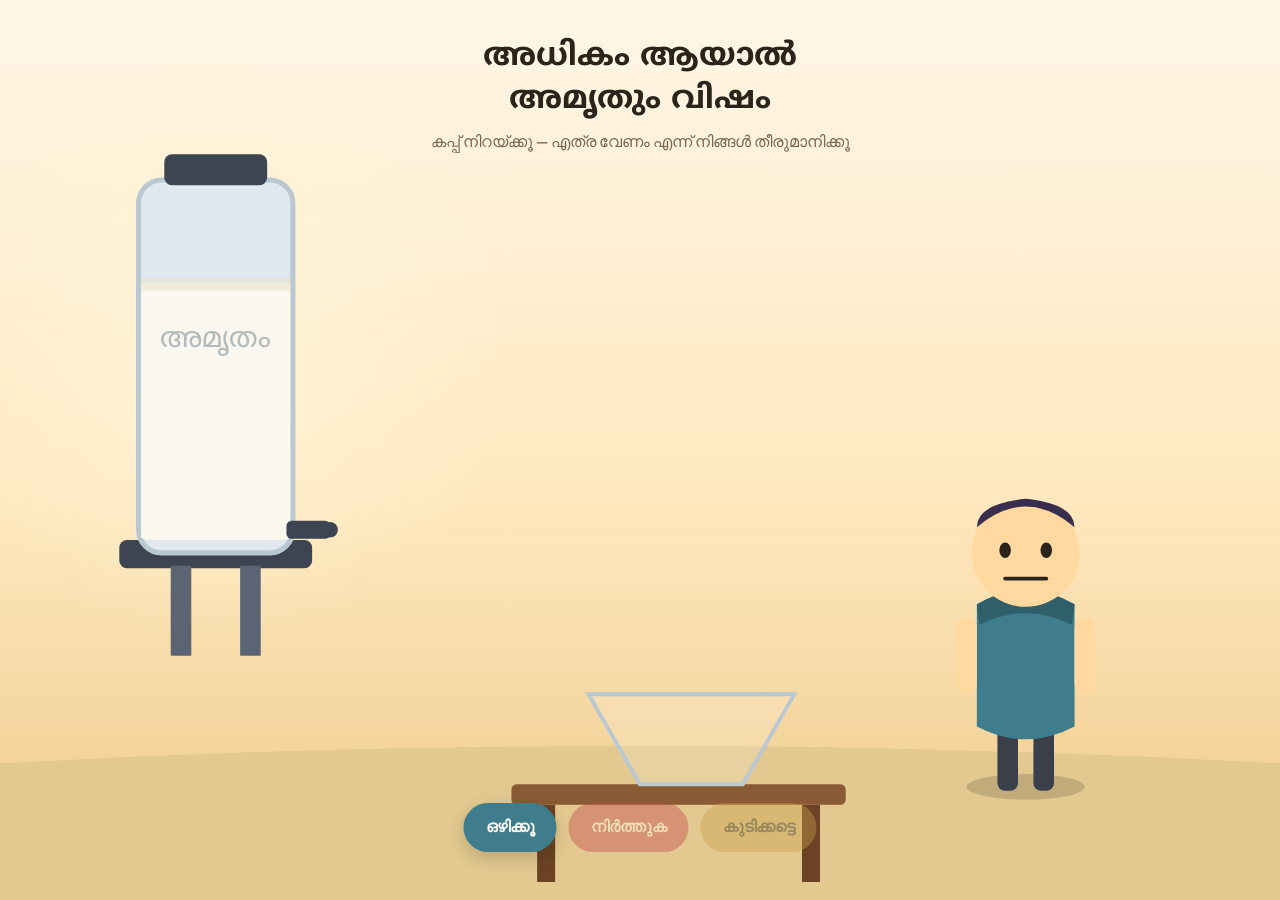
<file: gika-gika-fon/boat6.html>
<!DOCTYPE html>
<html lang="ml">
<head>
<meta charset="UTF-8">
<meta name="viewport" content="width=device-width, initial-scale=1.0">
<title>അധികം ആയാൽ അമൃതും വിഷം</title>
<meta name="description" content="അധികം ആയാൽ അമൃതും വിഷം — എത്ര വേണം എന്ന് നിങ്ങൾ തന്നെ തീരുമാനിക്കൂ.">
<link rel="preconnect" href="https://fonts.googleapis.com">
<link rel="preconnect" href="https://fonts.gstatic.com" crossorigin>
<link href="https://fonts.googleapis.com/css2?family=Noto+Sans+Malayalam:wght@400;500;600;700&family=Baloo+2:wght@500;600&display=swap" rel="stylesheet">
<style>
  :root{
    --bg-top:#fff6e6;
    --bg-mid:#ffe8bf;
    --bg-low:#eec988;
    --glow:#fff4d6;
    --glass:#dfe9ee;
    --glass-dark:#b9c8d1;
    --metal:#5a6472;
    --metal-dark:#3d4552;
    --liquid:#faf7ee;
    --liquid-shade:#e9e2d0;
    --wood:#8a5a34;
    --wood-dark:#6b4324;
    --skin:#ffd9a0;
    --shirt:#3f7d8c;
    --shirt-dark:#2f5f6b;
    --ink:#2b241a;
    --cream:#fffaf0;
    --danger:#c1444d;
    --safe:#4a8a5a;
    --pour:#3f7d8c;
    --stop:#c1444d;
    --drink:#caa14a;
  }
  *{box-sizing:border-box;}
  html,body{
    margin:0;padding:0;width:100%;height:100%;overflow:hidden;
    background:var(--bg-top);
    font-family:'Noto Sans Malayalam','Baloo 2',sans-serif;
  }
  #stage{position:relative;width:100vw;height:100vh;min-height:600px;}
  svg#scene{position:absolute;inset:0;width:100%;height:100%;display:block;}

  .title-wrap{
    position:absolute;top:clamp(16px,4vh,44px);left:0;right:0;
    text-align:center;padding:0 20px;pointer-events:none;z-index:5;
  }
  h1{
    margin:0;font-weight:700;
    font-size:clamp(1.05rem,3.2vw,2rem);
    line-height:1.35;color:var(--ink);
    text-shadow:0 1px 0 rgba(255,255,255,.4);
    max-width:20ch;margin:0 auto;
  }
  .sub{
    margin-top:8px;font-family:'Baloo 2',sans-serif;font-weight:500;
    font-size:clamp(.8rem,1.5vw,1rem);color:#5c4f36;opacity:.85;
  }

  .controls{
    position:absolute;left:50%;bottom:clamp(28px,6vh,48px);
    transform:translateX(-50%);z-index:6;
    display:flex;gap:12px;flex-wrap:wrap;justify-content:center;
    padding:0 16px;
  }
  .controls button{
    font-family:'Baloo 2',sans-serif;font-weight:600;
    font-size:clamp(.85rem,1.7vw,1rem);
    color:var(--cream);border:none;border-radius:999px;
    padding:12px 22px;cursor:pointer;
    box-shadow:0 6px 18px rgba(0,0,0,.18);
    transition:transform .15s ease, box-shadow .15s ease, opacity .2s;
  }
  .controls button:disabled{
    opacity:.4;cursor:not-allowed;box-shadow:none;transform:none;
  }
  .controls button:not(:disabled):hover{transform:translateY(-2px);box-shadow:0 9px 22px rgba(0,0,0,.22);}
  .controls button:focus-visible{outline:3px solid var(--ink);outline-offset:2px;}
  #btnPour{background:var(--pour);}
  #btnStop{background:var(--stop);}
  #btnDrink{background:var(--drink);color:var(--ink);}

  #liquidTank, #liquidCup, #liquidHeld{transition:y .18s linear, height .18s linear;}

  .stream{opacity:0;}
  .stage.pouring .stream{
    opacity:1;
    animation:flow .35s linear infinite;
  }
  @keyframes flow{
    0%{stroke-dashoffset:0;}
    100%{stroke-dashoffset:16;}
  }

  #heldCup{opacity:0;transition:opacity .3s ease;}
  .stage.drinking #heldCup, .stage.outcome-safe #heldCup, .stage.outcome-danger #heldCup{opacity:1;}

  #tableCup{transition:opacity .3s ease;}
  .stage.drinking #tableCup, .stage.outcome-safe #tableCup, .stage.outcome-danger #tableCup{opacity:0;}

  #avatar{transform-origin:900px 560px;}
  .stage.drinking #avatarHead{
    animation:tilt .5s ease forwards;
  }
  @keyframes tilt{
    to{transform:rotate(-8deg) translate(-4px,2px);}
  }
  #eyesNormal{opacity:1;}
  #eyesX{opacity:0;}
  #tintSick{opacity:0;transition:opacity .6s ease;}
  .stage.outcome-danger #tintSick{opacity:1;}

  .stage.outcome-danger #eyesNormal{opacity:0;}
  .stage.outcome-danger #eyesX{opacity:1;}
  .stage.outcome-danger #avatar{
    animation:wobble .9s ease-in-out, fall 0.6s ease-in forwards;
    animation-delay:0s, .9s;
  }
  @keyframes wobble{
    0%,100%{transform:rotate(0deg);}
    25%{transform:rotate(-6deg);}
    50%{transform:rotate(0deg);}
    75%{transform:rotate(6deg);}
  }
  @keyframes fall{
    to{transform:rotate(88deg) translate(-40px,90px);}
  }

  .stage.outcome-safe #avatar{
    animation:happyBounce .7s ease;
  }
  @keyframes happyBounce{
    0%{transform:translateY(0);}
    30%{transform:translateY(-18px);}
    55%{transform:translateY(0);}
    75%{transform:translateY(-8px);}
    100%{transform:translateY(0);}
  }
  .stage.outcome-safe #mouthSmile{opacity:1;}
  #mouthSmile{opacity:0;transition:opacity .3s ease;}

  .caption{
    position:absolute;left:50%;top:clamp(96px,20vh,150px);
    transform:translate(-50%,-8px);z-index:6;text-align:center;
    opacity:0;pointer-events:none;width:min(90vw,540px);
    transition:opacity .5s ease, transform .5s ease;
  }
  .stage.outcome-safe .caption, .stage.outcome-danger .caption{
    opacity:1;transform:translate(-50%,0);pointer-events:auto;
  }
  .caption p{margin:0 0 6px;font-weight:600;
    font-size:clamp(1rem,2.4vw,1.4rem);color:var(--ink);}
  .caption p.small{font-weight:500;font-size:clamp(.82rem,1.7vw,.98rem);color:#5c4f36;}
  button#again{
    margin-top:14px;font-family:'Baloo 2',sans-serif;font-weight:600;
    font-size:clamp(.85rem,1.8vw,1rem);color:var(--cream);
    background:var(--ink);border:none;padding:10px 24px;border-radius:999px;
    cursor:pointer;box-shadow:0 6px 18px rgba(0,0,0,.25);
    transition:transform .15s ease;
  }
  button#again:hover{transform:translateY(-2px);}

  .gauge{
    position:absolute;right:clamp(14px,4vw,40px);top:50%;
    transform:translateY(-50%);z-index:6;
    font-family:'Baloo 2',sans-serif;font-weight:600;
    font-size:.85rem;color:var(--ink);
    background:rgba(255,255,255,.55);border-radius:10px;
    padding:6px 10px;text-align:center;
    display:none;
  }
  .stage.pouring .gauge, .stage.ready .gauge{display:block;}

  @media (prefers-reduced-motion: reduce){
    #avatarHead, #avatar, .stream{animation:none !important;transition:none !important;}
    .stage.outcome-danger #avatar{transform:rotate(88deg) translate(-40px,90px);}
  }
</style>
</head>
<body>
<div id="stage" class="stage idle">
  <div class="title-wrap">
    <h1>അധികം ആയാൽ അമൃതും വിഷം</h1>
    <div class="sub">കപ്പ് നിറയ്ക്കൂ — എത്ര വേണം എന്ന് നിങ്ങൾ തീരുമാനിക്കൂ</div>
  </div>

  <div class="gauge" id="gauge">0%</div>

  <svg id="scene" viewBox="0 0 1200 700" preserveAspectRatio="xMidYMax slice" xmlns="http://www.w3.org/2000/svg">
    <defs>
      <linearGradient id="bgGrad" x1="0" y1="0" x2="0" y2="1">
        <stop offset="0%" stop-color="var(--bg-top)"/>
        <stop offset="55%" stop-color="var(--bg-mid)"/>
        <stop offset="100%" stop-color="var(--bg-low)"/>
      </linearGradient>
      <radialGradient id="auraGlow" cx="50%" cy="50%" r="50%">
        <stop offset="0%" stop-color="var(--glow)" stop-opacity="0.95"/>
        <stop offset="100%" stop-color="var(--glow)" stop-opacity="0"/>
      </radialGradient>
      <clipPath id="tankClip"><rect x="205" y="150" width="130" height="270" rx="14"/></clipPath>
      <clipPath id="cupClip"><path d="M560,540 L600,610 L680,610 L720,540 Z"/></clipPath>
      <clipPath id="heldCupClip"><path d="M905,470 L918,505 L958,505 L971,470 Z"/></clipPath>
    </defs>

    <rect x="0" y="0" width="1200" height="700" fill="url(#bgGrad)"/>
    <circle cx="270" cy="270" r="230" fill="url(#auraGlow)"/>

    <path d="M0,600 Q600,560 1200,600 L1200,700 L0,700 Z" fill="#e3c98f"/>

    <!-- dispenser -->
    <g id="dispenser">
      <rect x="195" y="420" width="150" height="22" rx="6" fill="var(--metal-dark)"/>
      <rect x="235" y="440" width="16" height="70" fill="var(--metal)"/>
      <rect x="289" y="440" width="16" height="70" fill="var(--metal)"/>
      <rect x="210" y="140" width="120" height="290" rx="18" fill="var(--glass)" stroke="var(--glass-dark)" stroke-width="4"/>
      <rect id="liquidTank" x="212" y="220" width="116" height="205" fill="var(--liquid)" clip-path="url(#tankClip)"/>
      <rect x="212" y="216" width="116" height="10" fill="var(--liquid-shade)" clip-path="url(#tankClip)" opacity="0.6"/>
      <rect x="230" y="120" width="80" height="24" rx="6" fill="var(--metal-dark)"/>
      <!-- spout -->
      <rect x="325" y="405" width="34" height="14" rx="4" fill="var(--metal-dark)"/>
      <circle cx="359" cy="412" r="6" fill="var(--metal-dark)"/>
      <text x="270" y="270" text-anchor="middle" font-family="Noto Sans Malayalam" font-size="22" fill="#7a8a92" opacity="0.55">അമൃതം</text>
    </g>

    <!-- pour stream -->
    <line class="stream" x1="359" y1="418" x2="600" y2="540" stroke="var(--liquid)" stroke-width="6" stroke-linecap="round" stroke-dasharray="10 8"/>

    <!-- table -->
    <rect x="500" y="610" width="260" height="16" rx="4" fill="var(--wood)"/>
    <rect x="520" y="626" width="14" height="60" fill="var(--wood-dark)"/>
    <rect x="726" y="626" width="14" height="60" fill="var(--wood-dark)"/>

    <!-- cup on table -->
    <g id="tableCup">
      <path d="M560,540 L600,610 L680,610 L720,540 Z" fill="#fff" opacity="0.15" stroke="var(--glass-dark)" stroke-width="3"/>
      <rect id="liquidCup" x="560" y="610" width="160" height="0" fill="var(--liquid)" clip-path="url(#cupClip)"/>
      <path d="M560,540 L600,610 L680,610 L720,540 Z" fill="none" stroke="var(--glass-dark)" stroke-width="3"/>
    </g>

    <!-- avatar -->
    <g id="avatar">
      <ellipse cx="900" cy="612" rx="46" ry="10" fill="#000" opacity="0.15"/>
      <!-- legs -->
      <rect x="878" y="560" width="16" height="55" rx="6" fill="#3a3f4a"/>
      <rect x="906" y="560" width="16" height="55" rx="6" fill="#3a3f4a"/>
      <!-- body -->
      <path d="M862,470 Q900,448 938,470 L938,565 Q900,585 862,565 Z" fill="var(--shirt)"/>
      <path d="M862,470 Q900,448 938,470 L936,486 Q900,468 864,486 Z" fill="var(--shirt-dark)"/>
      <!-- arms -->
      <rect x="846" y="480" width="16" height="60" rx="8" fill="var(--skin)"/>
      <rect x="938" y="480" width="16" height="60" rx="8" fill="var(--skin)"/>
      <!-- head group (tilts on drink) -->
      <g id="avatarHead">
        <circle cx="900" cy="430" r="42" fill="var(--skin)"/>
        <ellipse id="tintSick" cx="900" cy="430" r="42" fill="#8fae6a"/>
        <path d="M862,410 Q900,378 938,410 Q938,392 900,388 Q862,392 862,410 Z" fill="#3a2e50"/>
        <g id="eyesNormal">
          <ellipse cx="884" cy="428" rx="4.5" ry="6" fill="#2b241a"/>
          <ellipse cx="916" cy="428" rx="4.5" ry="6" fill="#2b241a"/>
        </g>
        <g id="eyesX" stroke="#2b241a" stroke-width="3.5" stroke-linecap="round">
          <line x1="877" y1="421" x2="891" y2="435"/><line x1="891" y1="421" x2="877" y2="435"/>
          <line x1="909" y1="421" x2="923" y2="435"/><line x1="923" y1="421" x2="909" y2="435"/>
        </g>
        <path id="mouthSmile" d="M884,448 Q900,460 916,448" stroke="#2b241a" stroke-width="3" fill="none" stroke-linecap="round"/>
        <path d="M884,450 Q900,450 916,450" stroke="#2b241a" stroke-width="3" fill="none" stroke-linecap="round"/>

        <!-- held cup near mouth, hidden until drinking -->
        <g id="heldCup">
          <path d="M905,470 L918,505 L958,505 L971,470 Z" fill="#fff" opacity="0.15" stroke="var(--glass-dark)" stroke-width="2.5" transform="rotate(-35 938 487)"/>
          <rect id="liquidHeld" x="905" y="505" width="66" height="0" fill="var(--liquid)" clip-path="url(#heldCupClip)" transform="rotate(-35 938 487)"/>
          <path d="M905,470 L918,505 L958,505 L971,470 Z" fill="none" stroke="var(--glass-dark)" stroke-width="2.5" transform="rotate(-35 938 487)"/>
        </g>
      </g>
    </g>
  </svg>

  <div class="caption">
    <p id="capMain"></p>
    <p class="small" id="capSub"></p>
    <button id="again">വീണ്ടും ശ്രമിക്കാം</button>
  </div>

  <div class="controls">
    <button id="btnPour">ഒഴിക്കൂ</button>
    <button id="btnStop" disabled>നിർത്തുക</button>
    <button id="btnDrink" disabled>കുടിക്കട്ടെ</button>
  </div>
</div>

<script>
(function(){
  const stage = document.getElementById('stage');
  const btnPour = document.getElementById('btnPour');
  const btnStop = document.getElementById('btnStop');
  const btnDrink = document.getElementById('btnDrink');
  const again = document.getElementById('again');
  const gauge = document.getElementById('gauge');
  const liquidCup = document.getElementById('liquidCup');
  const liquidHeld = document.getElementById('liquidHeld');
  const capMain = document.getElementById('capMain');
  const capSub = document.getElementById('capSub');

  const CUP_MAX_H = 70;      // full cup liquid height in svg units
  const HELD_MAX_H = 35;
  const DANGER_THRESHOLD = 58; // percent above which it's fatal

  let fillPercent = 0;
  let pourInterval = null;

  function setCupHeight(pct){
    const h = (pct/100) * CUP_MAX_H;
    liquidCup.setAttribute('height', h);
    liquidCup.setAttribute('y', 610 - h);
    gauge.textContent = Math.round(pct) + '%';
  }

  function setHeldHeight(pct){
    const h = (pct/100) * HELD_MAX_H;
    liquidHeld.setAttribute('height', h);
    liquidHeld.setAttribute('y', 505 - h);
  }

  function startPour(){
    if(pourInterval || !stage.classList.contains('idle') && !stage.classList.contains('ready')) {
      if(pourInterval) return;
    }
    stage.classList.remove('idle','ready');
    stage.classList.add('pouring');
    btnPour.disabled = true;
    btnStop.disabled = false;
    btnDrink.disabled = true;

    pourInterval = setInterval(() => {
      fillPercent = Math.min(100, fillPercent + 3.2);
      setCupHeight(fillPercent);
      if(fillPercent >= 100){
        stopPour();
      }
    }, 130);
  }

  function stopPour(){
    if(pourInterval){
      clearInterval(pourInterval);
      pourInterval = null;
    }
    stage.classList.remove('pouring');
    stage.classList.add('ready');
    btnPour.disabled = false;
    btnStop.disabled = true;
    btnDrink.disabled = fillPercent <= 0;
  }

  function drink(){
    if(fillPercent <= 0) return;
    btnPour.disabled = true;
    btnStop.disabled = true;
    btnDrink.disabled = true;
    stage.classList.remove('ready');
    stage.classList.add('drinking');
    setHeldHeight(fillPercent);

    setTimeout(() => {
      // drain the held cup
      let h = fillPercent;
      const drain = setInterval(() => {
        h = Math.max(0, h - 6);
        setHeldHeight(h);
        if(h <= 0){
          clearInterval(drain);
          finishDrink();
        }
      }, 60);
    }, 350);
  }

  function finishDrink(){
    const wasDanger = fillPercent > DANGER_THRESHOLD;
    setTimeout(() => {
      stage.classList.remove('drinking');
      if(wasDanger){
        stage.classList.add('outcome-danger');
        capMain.textContent = 'അയ്യോ! അധികമായി!';
        capSub.textContent = 'അധികമായാൽ അമൃതും വിഷമാണ് — മിതത്വം ആയിരുന്നു നല്ലത്.';
      } else {
        stage.classList.add('outcome-safe');
        capMain.textContent = 'ആഹാ, നല്ല സ്വാദ്!';
        capSub.textContent = 'മിതമായി കുടിച്ചാൽ അമൃതം അമൃതം തന്നെ.';
      }
    }, 500);
  }

  function reset(){
    if(pourInterval){ clearInterval(pourInterval); pourInterval = null; }
    fillPercent = 0;
    setCupHeight(0);
    setHeldHeight(0);
    stage.className = 'stage idle';
    btnPour.disabled = false;
    btnStop.disabled = true;
    btnDrink.disabled = true;
    capMain.textContent = '';
    capSub.textContent = '';
  }

  btnPour.addEventListener('click', startPour);
  btnStop.addEventListener('click', stopPour);
  btnDrink.addEventListener('click', drink);
  again.addEventListener('click', reset);
})();
</script>
</body>
</html>
</file>
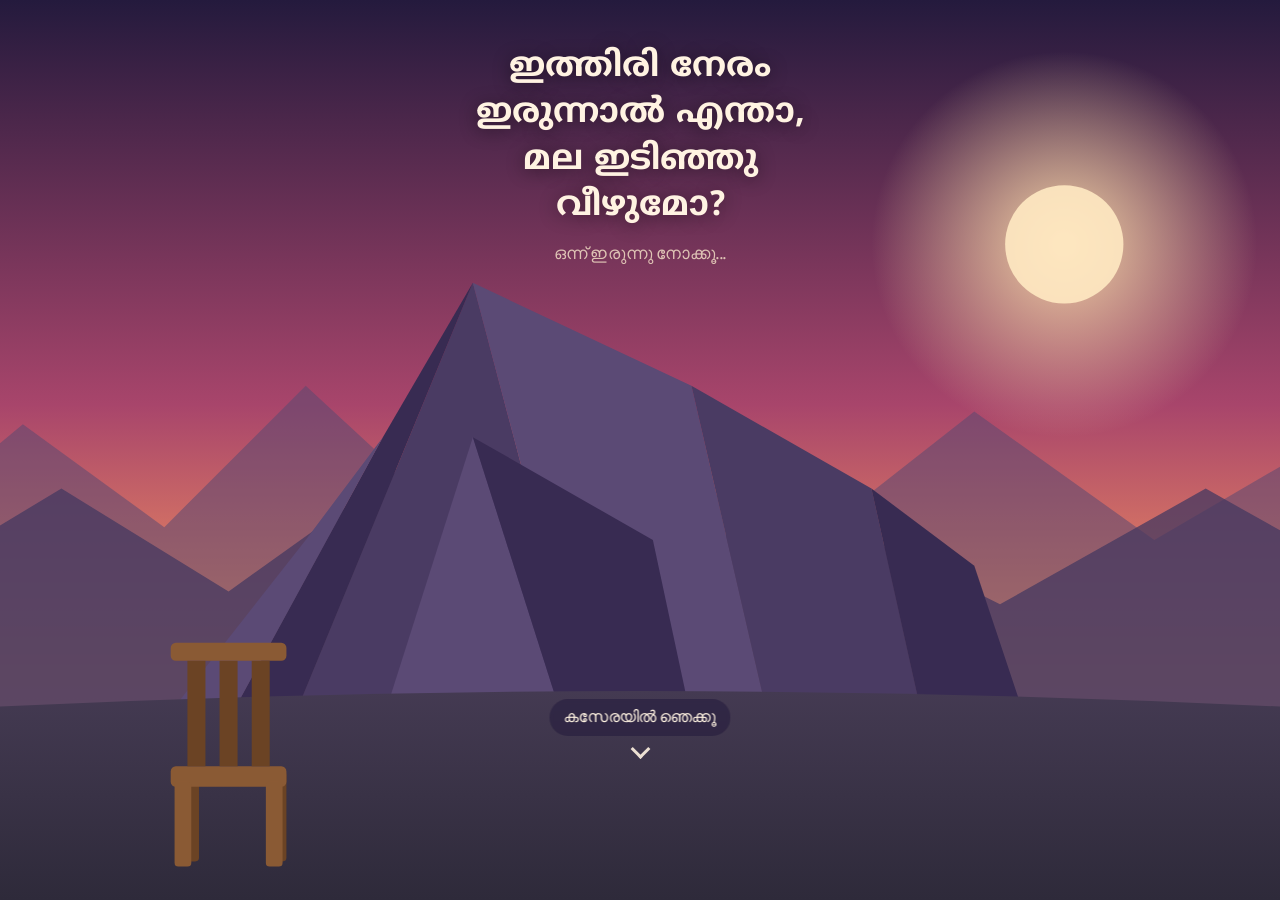
<file: gika-gika-fon/boat7.html>
<!DOCTYPE html>
<html lang="ml">
<head>
<meta charset="UTF-8">
<meta name="viewport" content="width=device-width, initial-scale=1.0">
<title>ഇത്തിരി നേരം ഇരുന്നാൽ എന്താ, മല ഇടിഞ്ഞു വീഴുമോ?</title>
<meta name="description" content="ഇത്തിരി നേരം ഇരുന്നാൽ എന്താ, മല ഇടിഞ്ഞു വീഴുമോ? — ഇരുന്നു നോക്കൂ, കാണിച്ചു തരാം.">
<link rel="preconnect" href="https://fonts.googleapis.com">
<link rel="preconnect" href="https://fonts.gstatic.com" crossorigin>
<link href="https://fonts.googleapis.com/css2?family=Noto+Sans+Malayalam:wght@400;500;600;700&family=Baloo+2:wght@500;600&display=swap" rel="stylesheet">
<style>
  :root{
    --sky-top:#241a3d;
    --sky-mid:#a8456b;
    --sky-low:#ff9e5e;
    --sky-horizon:#ffcf8a;
    --mtn-far:#5c4a72;
    --mtn-mid:#453860;
    --mtn-near:#372c50;
    --rock-a:#4a3b63;
    --rock-b:#5b4a75;
    --rock-c:#382b52;
    --ground:#2e2a3a;
    --ground-hi:#443a52;
    --wood:#8a5a34;
    --wood-dark:#6b4324;
    --cream:#fff3e2;
    --cream-dim:#f0dcc4;
    --ink:#241a3d;
    --accent:#ffb15e;
  }
  *{box-sizing:border-box;}
  html,body{
    margin:0;padding:0;
    width:100%;height:100%;
    overflow:hidden;
    background:var(--sky-top);
    font-family:'Noto Sans Malayalam','Baloo 2',sans-serif;
  }
  #stage{
    position:relative;
    width:100vw;height:100vh;
    min-height:560px;
  }
  svg#scene{
    position:absolute;inset:0;
    width:100%;height:100%;
    display:block;
  }

  .title-wrap{
    position:absolute;
    top:clamp(20px,5vh,56px);
    left:0;right:0;
    text-align:center;
    padding:0 20px;
    pointer-events:none;
    z-index:5;
  }
  h1{
    margin:0;
    font-weight:700;
    font-size:clamp(1.15rem,3.4vw,2.15rem);
    line-height:1.35;
    color:var(--cream);
    text-shadow:0 2px 18px rgba(0,0,0,.45);
    max-width:18ch;
    margin:0 auto;
  }
  .sub{
    margin-top:10px;
    font-family:'Baloo 2',sans-serif;
    font-weight:500;
    font-size:clamp(.85rem,1.6vw,1.05rem);
    color:var(--cream-dim);
    opacity:.85;
    letter-spacing:.01em;
  }

  .hint{
    position:absolute;
    left:50%;
    transform:translateX(-50%);
    bottom:clamp(90px,16vh,150px);
    z-index:5;
    display:flex;
    flex-direction:column;
    align-items:center;
    gap:6px;
    pointer-events:none;
    transition:opacity .5s ease;
  }
  .hint span{
    font-family:'Baloo 2',sans-serif;
    font-size:clamp(.85rem,1.7vw,1rem);
    color:var(--cream);
    background:rgba(36,26,61,.55);
    padding:6px 14px;
    border-radius:999px;
    backdrop-filter:blur(2px);
  }
  .hint .arrow{
    width:14px;height:14px;
    border-right:3px solid var(--cream);
    border-bottom:3px solid var(--cream);
    transform:rotate(45deg);
    animation:bob 1.4s ease-in-out infinite;
    opacity:.9;
  }
  @keyframes bob{
    0%,100%{transform:rotate(45deg) translateY(0);}
    50%{transform:rotate(45deg) translateY(6px);}
  }

  #chairHit{cursor:pointer;}
  #chairHit:focus-visible{outline:3px solid var(--accent);outline-offset:6px;}

  .rock{
    transition:transform 1.15s cubic-bezier(.55,0,.2,1);
    transform:translate(0,0) rotate(0deg);
  }
  .stage.collapse .rock{
    transform:translate(var(--dx),var(--dy)) rotate(var(--rot));
  }

  .dust{
    opacity:0;
    transform-origin:center;
  }
  .stage.collapse .dust{
    animation:puff 1.3s ease-out forwards;
  }
  @keyframes puff{
    0%{opacity:0;transform:scale(.4) translateY(0);}
    35%{opacity:.55;}
    100%{opacity:0;transform:scale(1.6) translateY(-30px);}
  }

  #person{
    opacity:0;
    transform:translateY(14px) scale(.9);
    transform-origin:280px 560px;
    transition:opacity .55s ease, transform .55s cubic-bezier(.34,1.56,.64,1);
  }
  .stage.sitting #person,
  .stage.collapse #person,
  .stage.settled #person{
    opacity:1;
    transform:translateY(0) scale(1);
  }
  #person.breathe{
    animation:breathe 2.6s ease-in-out infinite;
  }
  @keyframes breathe{
    0%,100%{transform:translateY(0) scale(1);}
    50%{transform:translateY(-3px) scale(1);}
  }

  #camera{transition:transform .12s;}
  .stage.shake #camera{
    animation:shake .55s cubic-bezier(.36,.07,.19,.97);
  }
  @keyframes shake{
    0%,100%{transform:translate(0,0);}
    15%{transform:translate(-6px,3px);}
    30%{transform:translate(5px,-4px);}
    45%{transform:translate(-4px,4px);}
    60%{transform:translate(6px,2px);}
    75%{transform:translate(-3px,-3px);}
    90%{transform:translate(2px,3px);}
  }

  .caption{
    position:absolute;
    left:50%;
    bottom:clamp(60px,14vh,120px);
    transform:translate(-50%,10px);
    z-index:6;
    text-align:center;
    opacity:0;
    pointer-events:none;
    transition:opacity .5s ease, transform .5s ease;
    width:min(88vw,520px);
  }
  .stage.settled .caption{
    opacity:1;
    transform:translate(-50%,0);
    pointer-events:auto;
  }
  .caption p{
    margin:0 0 6px;
    font-weight:600;
    font-size:clamp(1.05rem,2.6vw,1.5rem);
    color:var(--cream);
    text-shadow:0 2px 14px rgba(0,0,0,.5);
  }
  .caption p.small{
    font-weight:500;
    font-size:clamp(.85rem,1.8vw,1.02rem);
    color:var(--cream-dim);
  }
  button#again{
    margin-top:16px;
    font-family:'Baloo 2',sans-serif;
    font-weight:600;
    font-size:clamp(.9rem,1.9vw,1.05rem);
    color:var(--ink);
    background:var(--accent);
    border:none;
    padding:11px 26px;
    border-radius:999px;
    cursor:pointer;
    box-shadow:0 6px 20px rgba(0,0,0,.3);
    transition:transform .15s ease, box-shadow .15s ease;
  }
  button#again:hover{transform:translateY(-2px);box-shadow:0 9px 24px rgba(0,0,0,.35);}
  button#again:active{transform:translateY(0);}
  button#again:focus-visible{outline:3px solid var(--cream);outline-offset:3px;}

  @media (prefers-reduced-motion: reduce){
    .rock,#person,.hint .arrow,.caption,#camera{transition:none !important;animation:none !important;}
    .stage.collapse .rock{transform:translate(var(--dx),var(--dy)) rotate(var(--rot));}
    .stage.settled .caption{opacity:1;transform:translate(-50%,0);}
  }
</style>
</head>
<body>
<div id="stage" class="stage idle">
  <div class="title-wrap">
    <h1>ഇത്തിരി നേരം ഇരുന്നാൽ എന്താ, മല ഇടിഞ്ഞു വീഴുമോ?</h1>
    <div class="sub">ഒന്ന് ഇരുന്നു നോക്കൂ...</div>
  </div>

  <div class="hint" id="hint">
    <span>കസേരയിൽ ഞെക്കൂ</span>
    <div class="arrow"></div>
  </div>

  <svg id="scene" viewBox="0 0 1200 700" preserveAspectRatio="xMidYMax slice" xmlns="http://www.w3.org/2000/svg">
    <defs>
      <linearGradient id="skyGrad" x1="0" y1="0" x2="0" y2="1">
        <stop offset="0%" stop-color="var(--sky-top)"/>
        <stop offset="45%" stop-color="var(--sky-mid)"/>
        <stop offset="75%" stop-color="var(--sky-low)"/>
        <stop offset="100%" stop-color="var(--sky-horizon)"/>
      </linearGradient>
      <radialGradient id="sunGlow" cx="50%" cy="50%" r="50%">
        <stop offset="0%" stop-color="#ffe3ad" stop-opacity="0.9"/>
        <stop offset="100%" stop-color="#ffe3ad" stop-opacity="0"/>
      </radialGradient>
      <linearGradient id="groundGrad" x1="0" y1="0" x2="0" y2="1">
        <stop offset="0%" stop-color="var(--ground-hi)"/>
        <stop offset="100%" stop-color="var(--ground)"/>
      </linearGradient>
    </defs>

    <rect x="0" y="0" width="1200" height="700" fill="url(#skyGrad)"/>
    <circle cx="930" cy="190" r="150" fill="url(#sunGlow)"/>
    <circle cx="930" cy="190" r="46" fill="#ffe9c2" opacity="0.9"/>

    <g id="camera">
      <!-- far mountains, static backdrop -->
      <path d="M0,430 L120,330 L230,410 L340,300 L470,420 L600,340 L720,430 L860,320 L1000,420 L1120,350 L1200,430 L1200,700 L0,700 Z" fill="var(--mtn-far)" opacity="0.55"/>
      <path d="M0,470 L150,380 L280,460 L420,360 L560,470 L720,390 L880,470 L1040,380 L1200,470 L1200,700 L0,700 Z" fill="var(--mtn-mid)" opacity="0.75"/>

      <!-- collapsing mountain mass, sits behind the chair -->
      <g id="rockMass">
        <path class="rock" style="--dx:-38px;--dy:250px;--rot:-14deg;" d="M330,560 L470,220 L560,560 Z" fill="var(--rock-a)"/>
        <path class="rock" style="--dx:52px;--dy:235px;--rot:11deg;" d="M560,560 L470,220 L640,300 L700,560 Z" fill="var(--rock-b)"/>
        <path class="rock" style="--dx:-60px;--dy:210px;--rot:-9deg;" d="M330,560 L470,220 L400,340 L280,560 Z" fill="var(--rock-c)"/>
        <path class="rock" style="--dx:70px;--dy:200px;--rot:16deg;" d="M700,560 L640,300 L780,380 L820,560 Z" fill="var(--rock-a)"/>
        <path class="rock" style="--dx:-22px;--dy:270px;--rot:-6deg;" d="M400,560 L470,340 L540,560 Z" fill="var(--rock-b)"/>
        <path class="rock" style="--dx:20px;--dy:255px;--rot:8deg;" d="M540,560 L470,340 L610,420 L640,560 Z" fill="var(--rock-c)"/>
        <path class="rock" style="--dx:-85px;--dy:180px;--rot:-18deg;" d="M280,560 L400,340 L340,420 L230,560 Z" fill="var(--rock-b)"/>
        <path class="rock" style="--dx:90px;--dy:175px;--rot:20deg;" d="M820,560 L780,380 L860,440 L900,560 Z" fill="var(--rock-c)"/>
      </g>

      <!-- dust puffs, hidden until collapse -->
      <g id="dustGroup">
        <circle class="dust" cx="420" cy="540" r="46" fill="#cbb9d8"/>
        <circle class="dust" cx="520" cy="520" r="60" fill="#d8c8bd"/>
        <circle class="dust" cx="600" cy="545" r="40" fill="#c9b6cf"/>
        <circle class="dust" cx="470" cy="500" r="34" fill="#e0d2c3"/>
        <circle class="dust" cx="650" cy="510" r="50" fill="#cdbccf"/>
      </g>

      <!-- ground -->
      <path d="M0,555 Q600,520 1200,555 L1200,700 L0,700 Z" fill="url(#groundGrad)"/>

      <!-- chair (front view), sitting figure appears behind the seat back, in front of the seat -->
      <g id="chairHit" role="button" tabindex="0" aria-label="കസേരയിൽ ഇരിക്കാൻ ഞെക്കുക">
        <!-- back legs -->
        <rect x="245" y="600" width="12" height="70" rx="3" fill="var(--wood-dark)"/>
        <rect x="313" y="600" width="12" height="70" rx="3" fill="var(--wood-dark)"/>

        <!-- person sits between seat and backrest -->
        <g id="person">
          <ellipse cx="280" cy="590" rx="34" ry="10" fill="#000" opacity="0.18"/>
          <path d="M254,585 Q254,540 280,540 Q306,540 306,585 L306,600 L254,600 Z" fill="#ffb15e"/>
          <circle cx="280" cy="512" r="24" fill="#ffd9a0"/>
          <path d="M256,505 Q280,478 304,505 Q304,486 280,484 Q256,486 256,505 Z" fill="#3a2e50"/>
          <path d="M254,565 Q234,585 240,610" stroke="#ffd9a0" stroke-width="12" stroke-linecap="round" fill="none"/>
          <path d="M306,565 Q326,585 320,610" stroke="#ffd9a0" stroke-width="12" stroke-linecap="round" fill="none"/>
          <path d="M262,596 Q262,560 300,558" stroke="#ffb15e" stroke-width="16" stroke-linecap="round" fill="none" opacity="0"/>
        </g>

        <!-- seat -->
        <rect x="235" y="596" width="90" height="16" rx="4" fill="var(--wood)"/>
        <!-- backrest -->
        <rect x="235" y="500" width="90" height="14" rx="4" fill="var(--wood)"/>
        <rect x="248" y="514" width="14" height="82" fill="var(--wood-dark)"/>
        <rect x="273" y="514" width="14" height="82" fill="var(--wood-dark)"/>
        <rect x="298" y="514" width="14" height="82" fill="var(--wood-dark)"/>
        <!-- front legs -->
        <rect x="238" y="608" width="13" height="66" rx="3" fill="var(--wood)"/>
        <rect x="309" y="608" width="13" height="66" rx="3" fill="var(--wood)"/>
        <!-- invisible larger hit area -->
        <rect x="205" y="470" width="150" height="230" fill="transparent"/>
      </g>
    </g>
  </svg>

  <div class="caption">
    <p>പറഞ്ഞില്ലേ ഞാൻ!</p>
    <p class="small">ഇത്തിരി നേരം ഇരുന്നാൽ, മല ശരിക്കും ഇടിഞ്ഞു വീഴും.</p>
    <button id="again">വീണ്ടും ഇരിക്കാം</button>
  </div>
</div>

<script>
(function(){
  const stage = document.getElementById('stage');
  const chair = document.getElementById('chairHit');
  const hint = document.getElementById('hint');
  const person = document.getElementById('person');
  const again = document.getElementById('again');
  let busy = false;
  let timers = [];

  function clearTimers(){
    timers.forEach(t => clearTimeout(t));
    timers = [];
  }

  function sit(){
    if(busy || !stage.classList.contains('idle')) return;
    busy = true;
    stage.classList.remove('idle');
    stage.classList.add('sitting');
    hint.style.opacity = '0';
    chair.setAttribute('aria-disabled','true');

    timers.push(setTimeout(() => {
      person.classList.add('breathe');
    }, 600));

    timers.push(setTimeout(() => {
      person.classList.remove('breathe');
      stage.classList.add('shake');
      stage.classList.add('collapse');
    }, 3300));

    timers.push(setTimeout(() => {
      stage.classList.add('settled');
      busy = false;
    }, 4700));
  }

  function reset(){
    clearTimers();
    stage.className = 'stage idle';
    person.classList.remove('breathe');
    hint.style.opacity = '1';
    chair.removeAttribute('aria-disabled');
    busy = false;
  }

  chair.addEventListener('click', sit);
  chair.addEventListener('keydown', (e) => {
    if(e.key === 'Enter' || e.key === ' '){
      e.preventDefault();
      sit();
    }
  });
  again.addEventListener('click', reset);
})();
</script>
</body>
</html>
</file>
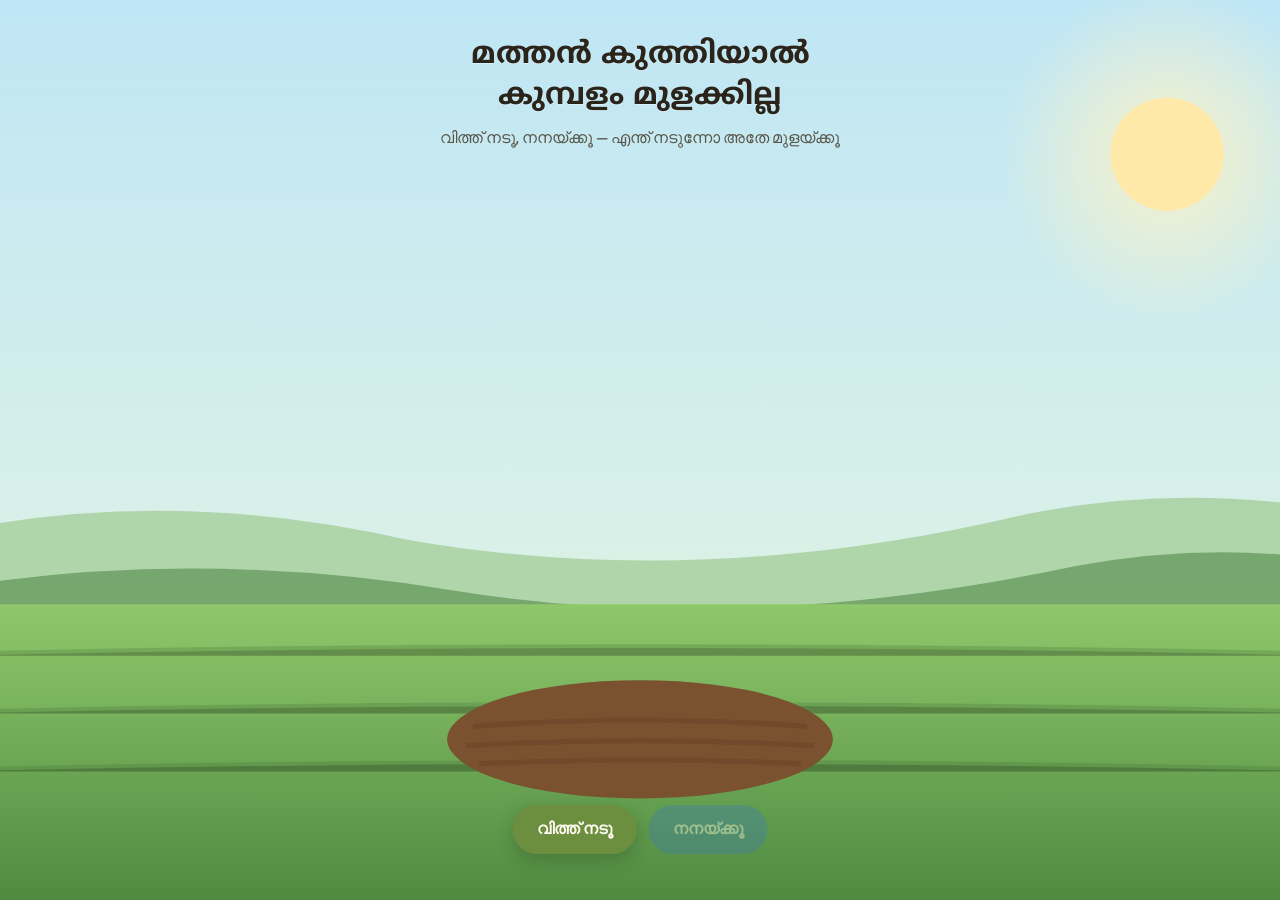
<file: gika-gika-fon/boat8.html>
<!DOCTYPE html>
<html lang="ml">
<head>
<meta charset="UTF-8">
<meta name="viewport" content="width=device-width, initial-scale=1.0">
<title>മത്തൻ കുത്തിയാൽ കുമ്പളം മുളക്കില്ല</title>
<meta name="description" content="വിത്ത് നടൂ, നനയ്ക്കൂ, എന്ത് നട്ടോ അത് തന്നെ മുളയ്ക്കുന്നത് കാണൂ.">
<link rel="preconnect" href="https://fonts.googleapis.com">
<link rel="preconnect" href="https://fonts.gstatic.com" crossorigin>
<link href="https://fonts.googleapis.com/css2?family=Noto+Sans+Malayalam:wght@400;500;600;700&family=Baloo+2:wght@500;600&display=swap" rel="stylesheet">
<style>
  :root{
    --sky-top:#bfe6f5;
    --sky-low:#eaf7df;
    --sun:#ffe28a;
    --hill-far:#8fbf7a;
    --hill-near:#5f9455;
    --grass-hi:#8fc86b;
    --grass-lo:#4f8a41;
    --soil-dry:#7a5230;
    --soil-dry-dark:#5e3e22;
    --soil-wet:#4d3520;
    --soil-wet-dark:#38271a;
    --seed:#4a2f18;
    --stem:#3d7d3d;
    --leaf:#4c9a4c;
    --leaf-dark:#356b35;
    --flower:#ffd23f;
    --flower-ctr:#e8952a;
    --pumpkin:#e8792a;
    --pumpkin-dark:#c05f1c;
    --pumpkin-stem:#5a7a34;
    --wood:#8a5a34;
    --ink:#2b241a;
    --cream:#fffaf0;
    --plant-btn:#6b8f3f;
    --water-btn:#3f7fa8;
  }
  *{box-sizing:border-box;}
  html,body{
    margin:0;padding:0;width:100%;height:100%;overflow:hidden;
    background:var(--sky-top);
    font-family:'Noto Sans Malayalam','Baloo 2',sans-serif;
  }
  #stage{position:relative;width:100vw;height:100vh;min-height:580px;}
  svg#scene{position:absolute;inset:0;width:100%;height:100%;display:block;}

  .title-wrap{
    position:absolute;top:clamp(16px,4vh,40px);left:0;right:0;
    text-align:center;padding:0 20px;pointer-events:none;z-index:5;
  }
  h1{
    margin:0;font-weight:700;
    font-size:clamp(1.05rem,3.1vw,1.9rem);
    line-height:1.35;color:var(--ink);
    text-shadow:0 1px 0 rgba(255,255,255,.35);
    max-width:20ch;margin:0 auto;
  }
  .sub{
    margin-top:8px;font-family:'Baloo 2',sans-serif;font-weight:500;
    font-size:clamp(.8rem,1.5vw,1rem);color:#3d3320;opacity:.8;
  }

  .controls{
    position:absolute;left:50%;bottom:clamp(26px,6vh,46px);
    transform:translateX(-50%);z-index:6;
    display:flex;gap:12px;flex-wrap:wrap;justify-content:center;
    padding:0 16px;
  }
  .controls button{
    font-family:'Baloo 2',sans-serif;font-weight:600;
    font-size:clamp(.85rem,1.7vw,1rem);
    color:var(--cream);border:none;border-radius:999px;
    padding:12px 24px;cursor:pointer;
    box-shadow:0 6px 18px rgba(0,0,0,.18);
    transition:transform .15s ease, box-shadow .15s ease, opacity .2s;
  }
  .controls button:disabled{opacity:.4;cursor:not-allowed;box-shadow:none;transform:none;}
  .controls button:not(:disabled):hover{transform:translateY(-2px);box-shadow:0 9px 22px rgba(0,0,0,.22);}
  .controls button:focus-visible{outline:3px solid var(--ink);outline-offset:2px;}
  #btnPlant{background:var(--plant-btn);}
  #btnWater{background:var(--water-btn);}

  /* soil color changes when watered */
  #soilFill{transition:fill 1s ease;}
  .stage.watered #soilFill{fill:var(--soil-wet);}

  /* seed mound */
  #seedGroup{opacity:0;transform:translateY(6px) scale(.7);transform-origin:600px 560px;
    transition:opacity .4s ease, transform .4s cubic-bezier(.34,1.56,.64,1);}
  .stage.planted #seedGroup{opacity:1;transform:translateY(0) scale(1);}
  .stage.has-sprout #seedGroup{opacity:0;}

  /* watering can */
  #canGroup{opacity:0;transform:translate(-40px,-30px) rotate(0deg);
    transition:opacity .3s ease, transform .3s ease;}
  .stage.watering #canGroup{opacity:1;transform:translate(0,-70px) rotate(-28deg);}
  #dropStream{opacity:0;}
  .stage.watering #dropStream{opacity:1;animation:drip .4s linear infinite;}
  @keyframes drip{0%{stroke-dashoffset:0;}100%{stroke-dashoffset:14;}}

  .grow-part{opacity:0;transform:scale(.35);transform-origin:600px 560px;
    transition:opacity .5s ease, transform .6s cubic-bezier(.34,1.56,.64,1);}
  .stage.has-sprout #sproutPart{opacity:1;transform:scale(1);}
  .stage.has-vine #vinePart{opacity:1;transform:scale(1);}
  .stage.has-flower #flowerPart{opacity:1;transform:scale(1);}
  .stage.has-pumpkin #flowerPart{opacity:0;transform:scale(.6);}
  .stage.has-pumpkin #pumpkinPart{opacity:1;transform:scale(1);}

  #vinePart, #sproutPart{
    animation:sway 3.4s ease-in-out infinite;
    transform-origin:600px 560px;
  }
  @keyframes sway{
    0%,100%{ margin-left:0; }
  }
  .stage.has-vine #vinePart, .stage.has-sprout #sproutPart{
    animation:none;
  }
  .stage.has-vine #vinePart{
    animation:swayVine 3.2s ease-in-out infinite;
  }
  @keyframes swayVine{
    0%,100%{transform:scale(1) rotate(0deg);}
    50%{transform:scale(1) rotate(1.4deg);}
  }

  .caption{
    position:absolute;left:50%;top:clamp(96px,20vh,150px);
    transform:translate(-50%,-8px);z-index:6;text-align:center;
    opacity:0;pointer-events:none;width:min(92vw,560px);
    transition:opacity .6s ease, transform .6s ease;
  }
  .stage.grown .caption{opacity:1;transform:translate(-50%,0);pointer-events:auto;}
  .caption p{margin:0 0 6px;font-weight:700;
    font-size:clamp(1.05rem,2.6vw,1.55rem);color:var(--ink);}
  .caption p.small{font-weight:500;font-size:clamp(.82rem,1.7vw,.98rem);color:#4a3e28;}
  button#again{
    margin-top:14px;font-family:'Baloo 2',sans-serif;font-weight:600;
    font-size:clamp(.85rem,1.8vw,1rem);color:var(--cream);
    background:var(--ink);border:none;padding:10px 24px;border-radius:999px;
    cursor:pointer;box-shadow:0 6px 18px rgba(0,0,0,.25);
    transition:transform .15s ease;
  }
  button#again:hover{transform:translateY(-2px);}

  @media (prefers-reduced-motion: reduce){
    #seedGroup,#canGroup,.grow-part,#vinePart,#sproutPart,.caption{
      transition:none !important;animation:none !important;
    }
  }
</style>
</head>
<body>
<div id="stage" class="stage idle">
  <div class="title-wrap">
    <h1>മത്തൻ കുത്തിയാൽ കുമ്പളം മുളക്കില്ല</h1>
    <div class="sub">വിത്ത് നടൂ, നനയ്ക്കൂ — എന്ത് നടുന്നോ അതേ മുളയ്ക്കൂ</div>
  </div>

  <svg id="scene" viewBox="0 0 1200 700" preserveAspectRatio="xMidYMax slice" xmlns="http://www.w3.org/2000/svg">
    <defs>
      <linearGradient id="skyGrad" x1="0" y1="0" x2="0" y2="1">
        <stop offset="0%" stop-color="var(--sky-top)"/>
        <stop offset="100%" stop-color="var(--sky-low)"/>
      </linearGradient>
      <linearGradient id="grassGrad" x1="0" y1="0" x2="0" y2="1">
        <stop offset="0%" stop-color="var(--grass-hi)"/>
        <stop offset="100%" stop-color="var(--grass-lo)"/>
      </linearGradient>
      <radialGradient id="sunGlow" cx="50%" cy="50%" r="50%">
        <stop offset="0%" stop-color="#fff3c4" stop-opacity="0.9"/>
        <stop offset="100%" stop-color="#fff3c4" stop-opacity="0"/>
      </radialGradient>
    </defs>

    <rect x="0" y="0" width="1200" height="700" fill="url(#skyGrad)"/>
    <circle cx="1010" cy="120" r="130" fill="url(#sunGlow)"/>
    <circle cx="1010" cy="120" r="44" fill="#ffe9a8"/>

    <!-- distant hills -->
    <path d="M0,430 Q200,370 420,420 Q650,460 900,400 Q1050,370 1200,410 L1200,700 L0,700 Z" fill="var(--hill-far)" opacity="0.55"/>
    <path d="M0,470 Q220,420 460,460 Q680,495 940,440 Q1080,415 1200,450 L1200,700 L0,700 Z" fill="var(--hill-near)" opacity="0.7"/>

    <!-- field -->
    <rect x="0" y="470" width="1200" height="230" fill="url(#grassGrad)"/>
    <g opacity="0.25" stroke="#3f6e33" stroke-width="3">
      <path d="M0,510 Q600,495 1200,510"/>
      <path d="M0,555 Q600,540 1200,555"/>
      <path d="M0,600 Q600,585 1200,600"/>
    </g>

    <!-- soil patch -->
    <g id="soilPatch">
      <ellipse id="soilFill" cx="600" cy="575" rx="150" ry="46" fill="var(--soil-dry)"/>
      <g opacity="0.35" stroke="var(--soil-dry-dark)" stroke-width="4" fill="none">
        <path d="M470,565 Q600,555 730,565"/>
        <path d="M465,580 Q600,572 735,580"/>
        <path d="M475,594 Q600,588 725,594"/>
      </g>
    </g>

    <!-- seed mound -->
    <g id="seedGroup">
      <ellipse cx="600" cy="572" rx="26" ry="10" fill="var(--soil-dry-dark)"/>
      <ellipse cx="600" cy="566" rx="9" ry="6" fill="var(--seed)"/>
    </g>

    <!-- watering can -->
    <g id="canGroup">
      <g transform="translate(430,470)">
        <rect x="0" y="0" width="70" height="42" rx="10" fill="#4f7ba3"/>
        <rect x="55" y="-14" width="46" height="14" rx="7" fill="#4f7ba3" transform="rotate(20 55 -14)"/>
        <path d="M-6,10 Q-26,4 -30,20" stroke="#4f7ba3" stroke-width="10" fill="none" stroke-linecap="round"/>
        <line id="dropStream" x1="98" y1="0" x2="112" y2="40" stroke="#8fd0f0" stroke-width="5" stroke-linecap="round" stroke-dasharray="7 6"/>
      </g>
    </g>

    <!-- growing plant -->
    <g id="plantGroup">
      <g id="sproutPart" class="grow-part">
        <path d="M600,572 L600,536" stroke="var(--stem)" stroke-width="7" stroke-linecap="round"/>
        <path d="M600,548 Q580,540 574,522" stroke="var(--leaf)" stroke-width="9" fill="none" stroke-linecap="round"/>
        <path d="M600,548 Q620,540 626,522" stroke="var(--leaf)" stroke-width="9" fill="none" stroke-linecap="round"/>
      </g>

      <g id="vinePart" class="grow-part">
        <path d="M600,572 Q596,500 610,460 Q622,428 604,398" stroke="var(--stem)" stroke-width="9" fill="none" stroke-linecap="round"/>
        <path d="M602,520 Q566,512 552,486" stroke="var(--leaf)" stroke-width="12" fill="none" stroke-linecap="round"/>
        <ellipse cx="548" cy="480" rx="20" ry="15" fill="var(--leaf)" transform="rotate(-20 548 480)"/>
        <path d="M606,470 Q646,458 660,430" stroke="var(--leaf-dark)" stroke-width="12" fill="none" stroke-linecap="round"/>
        <ellipse cx="664" cy="424" rx="20" ry="15" fill="var(--leaf-dark)" transform="rotate(18 664 424)"/>
        <path d="M600,428 Q568,418 558,398" stroke="var(--leaf)" stroke-width="11" fill="none" stroke-linecap="round"/>
        <ellipse cx="553" cy="392" rx="17" ry="13" fill="var(--leaf)" transform="rotate(-16 553 392)"/>
        <path d="M608,400 Q596,378 610,358" stroke="var(--stem)" stroke-width="6" fill="none" stroke-linecap="round"/>
      </g>

      <g id="flowerPart" class="grow-part">
        <g transform="translate(610,352)">
          <circle r="8" fill="var(--flower-ctr)"/>
          <ellipse rx="10" ry="6" fill="var(--flower)" transform="rotate(0)"/>
          <ellipse rx="10" ry="6" fill="var(--flower)" transform="rotate(72)"/>
          <ellipse rx="10" ry="6" fill="var(--flower)" transform="rotate(144)"/>
          <ellipse rx="10" ry="6" fill="var(--flower)" transform="rotate(216)"/>
          <ellipse rx="10" ry="6" fill="var(--flower)" transform="rotate(288)"/>
        </g>
      </g>

      <g id="pumpkinPart" class="grow-part" transform-origin="620 545">
        <ellipse cx="620" cy="580" rx="66" ry="20" fill="#000" opacity="0.12"/>
        <ellipse cx="620" cy="548" rx="62" ry="46" fill="var(--pumpkin)"/>
        <path d="M580,510 Q620,494 660,510 Q676,548 660,586 Q620,602 580,586 Q564,548 580,510 Z" fill="var(--pumpkin)"/>
        <g stroke="var(--pumpkin-dark)" stroke-width="4" fill="none" opacity="0.65">
          <path d="M600,500 Q590,548 600,596"/>
          <path d="M620,496 Q616,548 620,600"/>
          <path d="M640,500 Q650,548 640,596"/>
        </g>
        <path d="M620,498 Q616,478 626,466" stroke="var(--pumpkin-stem)" stroke-width="10" fill="none" stroke-linecap="round"/>
        <ellipse cx="628" cy="464" rx="10" ry="7" fill="var(--pumpkin-stem)"/>
      </g>
    </g>
  </svg>

  <div class="caption">
    <p>മത്തൻ കുത്തിയാൽ കുമ്പളം മുളക്കില്ല</p>
    <p class="small">നട്ട വിത്തേതോ, ഫലം അതു തന്നെ.</p>
    <button id="again">വീണ്ടും നടാം</button>
  </div>

  <div class="controls">
    <button id="btnPlant">വിത്ത് നടൂ</button>
    <button id="btnWater" disabled>നനയ്ക്കൂ</button>
  </div>
</div>

<script>
(function(){
  const stage = document.getElementById('stage');
  const btnPlant = document.getElementById('btnPlant');
  const btnWater = document.getElementById('btnWater');
  const again = document.getElementById('again');
  let timers = [];

  function clearTimers(){
    timers.forEach(t => clearTimeout(t));
    timers = [];
  }

  function plant(){
    if(!stage.classList.contains('idle')) return;
    stage.classList.remove('idle');
    stage.classList.add('planted');
    btnPlant.disabled = true;
    btnWater.disabled = false;
  }

  function water(){
    if(!stage.classList.contains('planted')) return;
    stage.classList.remove('planted');
    btnWater.disabled = true;
    stage.classList.add('watered');
    stage.classList.add('watering');

    timers.push(setTimeout(() => {
      stage.classList.remove('watering');
    }, 900));

    timers.push(setTimeout(() => stage.classList.add('has-sprout'), 750));
    timers.push(setTimeout(() => stage.classList.add('has-vine'), 1900));
    timers.push(setTimeout(() => stage.classList.add('has-flower'), 3000));
    timers.push(setTimeout(() => stage.classList.add('has-pumpkin'), 4000));
    timers.push(setTimeout(() => stage.classList.add('grown'), 4900));
  }

  function reset(){
    clearTimers();
    stage.className = 'stage idle';
    btnPlant.disabled = false;
    btnWater.disabled = true;
  }

  btnPlant.addEventListener('click', plant);
  btnWater.addEventListener('click', water);
  again.addEventListener('click', reset);
})();
</script>
</body>
</html>
</file>
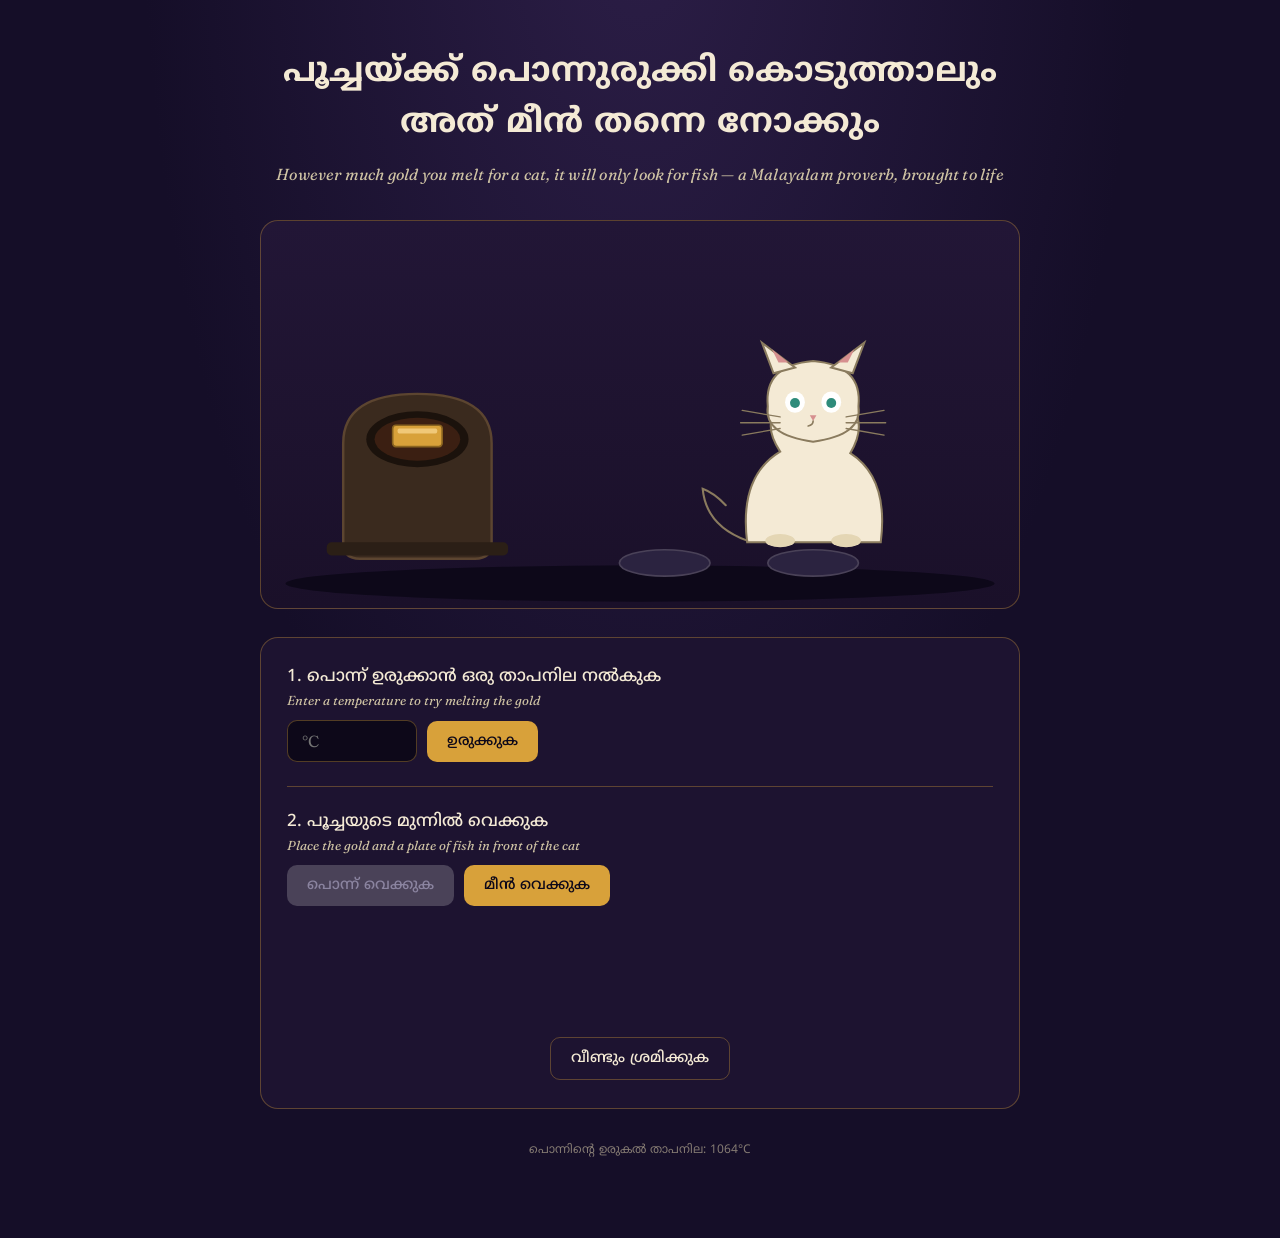
<file: gika-gika-fon/boat9.html>
<!DOCTYPE html>
<html lang="ml">
<head>
<meta charset="UTF-8">
<meta name="viewport" content="width=device-width, initial-scale=1.0">
<title>പൂച്ചയ്ക്ക് പൊന്നുരുക്കി കൊടുത്താലും അത് മീൻ തന്നെ നോക്കും</title>
<link rel="preconnect" href="https://fonts.googleapis.com">
<link rel="preconnect" href="https://fonts.gstatic.com" crossorigin>
<link href="https://fonts.googleapis.com/css2?family=Noto+Sans+Malayalam:wght@400;500;600;700&family=Fraunces:ital,opsz,wght@0,9..144,400;0,9..144,500;1,9..144,400&display=swap" rel="stylesheet">
<style>
  :root{
    --bg-deep:#150E28;
    --bg-warm:#221636;
    --ember:#EE6C3B;
    --ember-bright:#FFB24C;
    --brass:#D8A13A;
    --brass-light:#F0C878;
    --gold-molten:#FFCE54;
    --cream:#F4EAD5;
    --cream-dim:#CFC3A4;
    --teal:#3E8672;
    --ink:#0D0819;
    --danger:#E2665A;
    --card:#1D1330;
    --border-warm: rgba(216,161,58,0.35);
  }
  *{box-sizing:border-box;}
  html,body{margin:0;padding:0;}
  body{
    background:
      radial-gradient(ellipse at 50% -10%, #2C1E47 0%, var(--bg-deep) 55%),
      var(--bg-deep);
    color:var(--cream);
    font-family:'Noto Sans Malayalam','Fraunces',serif;
    min-height:100vh;
    display:flex;
    flex-direction:column;
    align-items:center;
    padding:48px 20px 80px;
  }
  .wrap{width:100%;max-width:760px;}
  header{text-align:center;margin-bottom:36px;}
  h1{
    font-family:'Noto Sans Malayalam',sans-serif;
    font-weight:700;
    font-size:clamp(22px,4.2vw,34px);
    line-height:1.5;
    margin:0 0 14px;
    color:var(--cream);
    text-wrap:balance;
  }
  .subtitle{
    font-family:'Fraunces',serif;
    font-style:italic;
    font-weight:400;
    font-size:16px;
    color:var(--cream-dim);
    margin:0;
    letter-spacing:0.2px;
  }
  .stage{
    background:linear-gradient(180deg,var(--bg-warm) 0%, #1A1029 100%);
    border:1px solid var(--border-warm);
    border-radius:18px;
    padding:8px 8px 0;
    overflow:hidden;
    margin-bottom:28px;
  }
  .stage svg{display:block;width:100%;height:auto;}
  .panel{
    background:var(--card);
    border:1px solid var(--border-warm);
    border-radius:18px;
    padding:28px 26px;
  }
  .step{margin-bottom:24px;}
  .step:last-child{margin-bottom:0;}
  .step-label{
    font-family:'Noto Sans Malayalam',sans-serif;
    font-weight:500;
    font-size:17px;
    color:var(--cream);
    margin:0 0 4px;
  }
  .step-gloss{
    font-family:'Fraunces',serif;
    font-style:italic;
    font-size:13px;
    color:var(--cream-dim);
    margin:0 0 12px;
  }
  .row{display:flex;gap:10px;flex-wrap:wrap;align-items:center;}
  input[type="number"]{
    background:var(--ink);
    border:1px solid var(--border-warm);
    color:var(--cream);
    font-family:'Fraunces',serif;
    font-size:16px;
    padding:10px 14px;
    border-radius:10px;
    width:130px;
    outline:none;
  }
  input[type="number"]:focus{border-color:var(--ember-bright);}
  button{
    font-family:'Noto Sans Malayalam',sans-serif;
    font-weight:500;
    font-size:15px;
    color:var(--ink);
    background:var(--brass);
    border:none;
    padding:11px 20px;
    border-radius:10px;
    cursor:pointer;
    transition:background 0.15s ease, transform 0.1s ease;
  }
  button:hover:not(:disabled){background:var(--brass-light);}
  button:active:not(:disabled){transform:scale(0.98);}
  button:disabled{background:#4A4258;color:#8B84A0;cursor:not-allowed;}
  button.ghost{
    background:transparent;
    border:1px solid var(--border-warm);
    color:var(--cream);
  }
  button.ghost:hover:not(:disabled){border-color:var(--ember-bright);color:var(--ember-bright);}
  .status{
    margin-top:12px;
    padding:12px 14px;
    border-radius:10px;
    background:var(--ink);
    font-size:14px;
    color:var(--cream-dim);
    display:none;
  }
  .status.show{display:block;}
  .status .ml{font-family:'Noto Sans Malayalam',sans-serif;color:var(--cream);font-size:15px;display:block;margin-bottom:2px;}
  .divider{height:1px;background:var(--border-warm);margin:24px 0;}
  .caption{
    text-align:center;
    margin-top:22px;
    padding:18px;
    border-radius:12px;
    background:linear-gradient(135deg, rgba(238,108,59,0.14), rgba(216,161,58,0.10));
    border:1px solid var(--border-warm);
    opacity:0;
    transform:translateY(6px);
    transition:opacity 0.5s ease, transform 0.5s ease;
  }
  .caption.show{opacity:1;transform:translateY(0);}
  .caption .ml{
    font-family:'Noto Sans Malayalam',sans-serif;
    font-weight:600;
    font-size:19px;
    color:var(--ember-bright);
    display:block;
    margin-bottom:6px;
  }
  .caption .en{
    font-family:'Fraunces',serif;
    font-style:italic;
    font-size:14px;
    color:var(--cream-dim);
  }
  .reset-row{text-align:center;margin-top:20px;}
  #furnaceGlow{transition:opacity 0.6s ease;}
  #moltenGold{transition:opacity 0.4s ease;}
  #goldBar{transition:opacity 0.4s ease;}
  #goldOnPlate{transition:opacity 0.4s ease;}
  #fishOnPlate{transition:opacity 0.4s ease;}
  #catHead{transform-origin:600px 210px;transition:transform 0.7s cubic-bezier(.34,1.56,.64,1);}
  #catPupils{transition:transform 0.7s cubic-bezier(.34,1.56,.64,1);}
  #catGroup.looking-fish #catHead{transform:rotate(14deg);}
  #catGroup.looking-fish #catPupils{transform:translate(5px,1px);}
  #catGroup.looking-fish #whiskersR{transform:rotate(6deg);}
  footer{margin-top:34px;text-align:center;font-size:12px;color:var(--cream-dim);opacity:0.6;}
  @media (max-width:520px){
    .panel{padding:22px 18px;}
    input[type="number"]{width:100px;}
  }
</style>
</head>
<body>
<div class="wrap">
  <header>
    <h1>പൂച്ചയ്ക്ക് പൊന്നുരുക്കി കൊടുത്താലും അത് മീൻ തന്നെ നോക്കും</h1>
    <p class="subtitle">However much gold you melt for a cat, it will only look for fish — a Malayalam proverb, brought to life</p>
  </header>

  <div class="stage">
    <svg viewBox="0 0 900 460" xmlns="http://www.w3.org/2000/svg" role="img" aria-label="A furnace with a gold bar on the left and a cat sitting on the right, with two empty plates in front of it">
      <ellipse cx="450" cy="430" rx="430" ry="22" fill="#0D0819"/>
      <ellipse id="furnaceGlow" cx="180" cy="300" rx="120" ry="90" fill="#EE6C3B" opacity="0"/>

      <g id="furnaceGroup">
        <path d="M90 260 Q90 200 180 200 Q270 200 270 260 L270 380 Q270 400 250 400 L110 400 Q90 400 90 380 Z" fill="#3A2A1E" stroke="#5C4530" stroke-width="3"/>
        <ellipse cx="180" cy="255" rx="62" ry="34" fill="#1B120C"/>
        <ellipse id="furnaceMouthGlow" cx="180" cy="255" rx="52" ry="26" fill="#EE6C3B" opacity="0.15"/>
        <rect x="70" y="380" width="220" height="16" rx="6" fill="#2B1F16"/>

        <g id="goldBar">
          <rect x="150" y="238" width="60" height="26" rx="4" fill="#D8A13A" stroke="#8A6420" stroke-width="2"/>
          <rect x="156" y="242" width="48" height="6" rx="2" fill="#F0C878"/>
        </g>

        <g id="moltenGold" opacity="0">
          <path d="M138 255 Q150 238 172 244 Q195 236 210 250 Q222 258 210 268 Q195 278 172 272 Q150 280 138 268 Q128 262 138 255 Z" fill="#FFCE54"/>
          <path d="M150 252 Q165 246 180 252 Q195 246 205 254" stroke="#FFE9A8" stroke-width="3" fill="none" stroke-linecap="round"/>
        </g>
      </g>

      <g id="catGroup" transform="translate(560,120)">
        <path d="M20 260 Q10 180 60 150 Q40 120 55 100 Q75 115 85 130 Q100 122 118 130 Q130 113 150 100 Q163 122 145 152 Q192 182 182 260 Z" fill="#F4EAD5" stroke="#8A7B5E" stroke-width="2.5"/>
        <path d="M20 258 Q-30 240 -34 195 Q-20 200 -6 215" fill="none" stroke="#8A7B5E" stroke-width="2.5" stroke-linecap="round"/>
        <ellipse cx="60" cy="258" rx="18" ry="8" fill="#E4D6B4"/>
        <ellipse cx="140" cy="258" rx="18" ry="8" fill="#E4D6B4"/>

        <g id="catHead">
          <path d="M45 95 Q40 45 100 40 Q160 45 155 95 Q160 130 100 138 Q40 130 45 95 Z" fill="#F4EAD5" stroke="#8A7B5E" stroke-width="2.5"/>
          <path d="M52 55 L38 18 L78 48 Z" fill="#F4EAD5" stroke="#8A7B5E" stroke-width="2.5"/>
          <path d="M148 55 L162 18 L122 48 Z" fill="#F4EAD5" stroke="#8A7B5E" stroke-width="2.5"/>
          <path d="M58 42 L50 26 L70 42 Z" fill="#D68F8F"/>
          <path d="M142 42 L150 26 L130 42 Z" fill="#D68F8F"/>

          <g id="catEyes">
            <ellipse cx="78" cy="90" rx="12" ry="13" fill="#FFFFFF"/>
            <ellipse cx="122" cy="90" rx="12" ry="13" fill="#FFFFFF"/>
            <g id="catPupils">
              <circle cx="78" cy="91" r="6" fill="#2E8B7A"/>
              <circle cx="122" cy="91" r="6" fill="#2E8B7A"/>
            </g>
          </g>

          <path d="M96 106 L104 106 L100 113 Z" fill="#D68F8F"/>
          <path d="M100 113 Q100 118 94 119" stroke="#8A7B5E" stroke-width="2" fill="none" stroke-linecap="round"/>

          <g id="whiskersL" stroke="#8A7B5E" stroke-width="1.6" stroke-linecap="round">
            <line x1="60" y1="108" x2="14" y2="100"/>
            <line x1="60" y1="115" x2="12" y2="115"/>
            <line x1="60" y1="122" x2="14" y2="130"/>
          </g>
          <g id="whiskersR" stroke="#8A7B5E" stroke-width="1.6" stroke-linecap="round" transform-origin="140px 115px">
            <line x1="140" y1="108" x2="186" y2="100"/>
            <line x1="140" y1="115" x2="188" y2="115"/>
            <line x1="140" y1="122" x2="186" y2="130"/>
          </g>
        </g>
      </g>

      <ellipse cx="480" cy="405" rx="55" ry="16" fill="#2B2340" stroke="#4A4258" stroke-width="2"/>
      <g id="goldOnPlate" opacity="0">
        <path d="M452 400 Q460 388 480 392 Q500 386 512 396 Q522 402 510 410 Q498 418 480 413 Q462 419 452 410 Q446 405 452 400 Z" fill="#FFCE54"/>
      </g>

      <ellipse cx="660" cy="405" rx="55" ry="16" fill="#2B2340" stroke="#4A4258" stroke-width="2"/>
      <g id="fishOnPlate" opacity="0">
        <path d="M630 405 Q650 388 690 405 Q650 422 630 405 Z" fill="#7FB5A8"/>
        <path d="M630 405 L616 395 L616 415 Z" fill="#5E9686"/>
        <circle cx="672" cy="401" r="2.5" fill="#1D1330"/>
      </g>
    </svg>
  </div>

  <div class="panel">
    <div class="step">
      <p class="step-label">1. പൊന്ന് ഉരുക്കാൻ ഒരു താപനില നൽകുക</p>
      <p class="step-gloss">Enter a temperature to try melting the gold</p>
      <div class="row">
        <input type="number" id="tempInput" placeholder="°C" aria-label="Temperature in Celsius">
        <button id="meltBtn">ഉരുക്കുക</button>
      </div>
      <div class="status" id="meltStatus">
        <span class="ml" id="meltStatusMl"></span>
        <span id="meltStatusEn"></span>
      </div>
    </div>

    <div class="divider"></div>

    <div class="step">
      <p class="step-label">2. പൂച്ചയുടെ മുന്നിൽ വെക്കുക</p>
      <p class="step-gloss">Place the gold and a plate of fish in front of the cat</p>
      <div class="row">
        <button id="placeGoldBtn" disabled>പൊന്ന് വെക്കുക</button>
        <button id="placeFishBtn">മീൻ വെക്കുക</button>
      </div>
    </div>

    <div class="caption" id="caption">
      <span class="ml">പൂച്ച മീൻ തന്നെ നോക്കും!</span>
      <span class="en">No matter what you offer, the cat only has eyes for fish.</span>
    </div>

    <div class="reset-row">
      <button class="ghost" id="resetBtn">വീണ്ടും ശ്രമിക്കുക</button>
    </div>
  </div>

  <footer>പൊന്നിന്റെ ഉരുകൽ താപനില: 1064°C</footer>
</div>

<script>
  const state = { melted: null, goldPlaced: false, fishPlaced: false };

  const tempInput = document.getElementById('tempInput');
  const meltBtn = document.getElementById('meltBtn');
  const meltStatus = document.getElementById('meltStatus');
  const meltStatusMl = document.getElementById('meltStatusMl');
  const meltStatusEn = document.getElementById('meltStatusEn');
  const placeGoldBtn = document.getElementById('placeGoldBtn');
  const placeFishBtn = document.getElementById('placeFishBtn');
  const resetBtn = document.getElementById('resetBtn');

  const goldBar = document.getElementById('goldBar');
  const moltenGold = document.getElementById('moltenGold');
  const furnaceGlow = document.getElementById('furnaceGlow');
  const furnaceMouthGlow = document.getElementById('furnaceMouthGlow');
  const goldOnPlate = document.getElementById('goldOnPlate');
  const fishOnPlate = document.getElementById('fishOnPlate');
  const catGroup = document.getElementById('catGroup');
  const caption = document.getElementById('caption');

  const MELTING_POINT = 1064;

  meltBtn.addEventListener('click', () => {
    const raw = tempInput.value.trim();
    if (raw === '' || isNaN(Number(raw))) {
      meltStatus.classList.add('show');
      meltStatusMl.textContent = 'ദയവായി ഒരു താപനില നൽകുക.';
      meltStatusEn.textContent = 'Enter a valid temperature first.';
      return;
    }
    const temp = Number(raw);
    state.melted = temp > MELTING_POINT;

    meltStatus.classList.add('show');
    if (state.melted) {
      goldBar.style.opacity = '0';
      moltenGold.style.opacity = '1';
      furnaceGlow.style.opacity = '0.55';
      furnaceMouthGlow.style.opacity = '0.6';
      meltStatusMl.textContent = 'പൊന്ന് ഉരുകി!';
      meltStatusEn.textContent = `${temp}°C is above gold's melting point of ${MELTING_POINT}°C — it melted.`;
    } else {
      goldBar.style.opacity = '1';
      moltenGold.style.opacity = '0';
      furnaceGlow.style.opacity = '0.15';
      furnaceMouthGlow.style.opacity = '0.2';
      meltStatusMl.textContent = 'പൊന്ന് ഉരുകിയില്ല.';
      meltStatusEn.textContent = `${temp}°C is not hot enough — the gold stays solid.`;
    }
    placeGoldBtn.disabled = false;
  });

  placeGoldBtn.addEventListener('click', () => {
    if (!state.melted) {
      meltStatus.classList.add('show');
      meltStatusMl.textContent = 'പൊന്ന് ഉരുകിയിട്ടില്ല, വയ്ക്കാനാവില്ല.';
      meltStatusEn.textContent = 'The gold hasn\'t melted yet — raise the temperature above 1064°C first.';
      return;
    }
    goldOnPlate.style.opacity = '1';
    state.goldPlaced = true;
    placeGoldBtn.disabled = true;
    checkCatReaction();
  });

  placeFishBtn.addEventListener('click', () => {
    fishOnPlate.style.opacity = '1';
    state.fishPlaced = true;
    placeFishBtn.disabled = true;
    checkCatReaction();
  });

  function checkCatReaction() {
    if (state.goldPlaced && state.fishPlaced) {
      catGroup.classList.add('looking-fish');
      caption.classList.add('show');
    }
  }

  resetBtn.addEventListener('click', () => {
    state.melted = null;
    state.goldPlaced = false;
    state.fishPlaced = false;
    tempInput.value = '';
    meltStatus.classList.remove('show');
    placeGoldBtn.disabled = true;
    goldBar.style.opacity = '1';
    moltenGold.style.opacity = '0';
    furnaceGlow.style.opacity = '0';
    furnaceMouthGlow.style.opacity = '0.15';
    goldOnPlate.style.opacity = '0';
    fishOnPlate.style.opacity = '0';
    catGroup.classList.remove('looking-fish');
    caption.classList.remove('show');
  });
</script>
</body>
</html>
</file>
<file: gika-gika-fon/style.css>
@import url('https://fonts.googleapis.com/css2?family=Baloo+2:wght@500;700;800&family=Inter:wght@400;500;600&display=swap');

:root{
  --cream: #f6f0e4;
  --ink: #141414;
  --gold: #c99a54;
  --gold-deep: #a97c39;
  --maroon: #8c3b3b;
  --sea-deep: #0e3b3a;
  --sea-mid: #175c56;
  --sea-light: #2c8478;
  --foam: #eef4ef;
  --hull-a: #8c3b3b;
  --hull-b: #1f4e49;
  --hull-c: #a97c39;
}

*{ box-sizing: border-box; }

html{ scroll-behavior: smooth; }

body{
  margin: 0;
  background: var(--cream);
  color: var(--ink);
  font-family: 'Inter', sans-serif;
  -webkit-font-smoothing: antialiased;
}

a{ color: inherit; }

.skip-link{
  position: absolute;
  left: -999px;
  top: 0;
  background: var(--ink);
  color: var(--cream);
  padding: 8px 14px;
  border-radius: 0 0 8px 0;
  z-index: 100;
}
.skip-link:focus{ left: 0; }

/* ---------- Header / hero ---------- */

.hero{
  padding: 48px 20px 28px;
  text-align: center;
}

.logo-wrap{
  display: flex;
  justify-content: center;
}

.logo-img{
  width: min(560px, 88vw);
  height: auto;
  display: block;
}

.hero-sub{
  margin: 6px auto 0;
  max-width: 60ch;
  font-family: 'Baloo 2', sans-serif;
  font-weight: 500;
  font-size: clamp(1rem, 1.6vw, 1.15rem);
  color: var(--sea-deep);
}

.hero-hint{
  margin-top: 10px;
  font-size: 0.85rem;
  color: #6b6255;
}

/* ---------- Sea / boat harbor ---------- */

.harbor{
  position: relative;
  margin: 24px auto 60px;
  max-width: 1180px;
  width: 94%;
  border-radius: 22px;
  overflow: hidden;
  background:
    repeating-linear-gradient(
      0deg,
      rgba(255,255,255,0.035) 0px,
      rgba(255,255,255,0.035) 2px,
      transparent 2px,
      transparent 46px
    ),
    linear-gradient(180deg, var(--sea-light) 0%, var(--sea-mid) 45%, var(--sea-deep) 100%);
  box-shadow: 0 18px 40px rgba(20,20,20,0.18);
  border: 3px solid var(--ink);
}

.harbor::before{
  content: "";
  position: absolute;
  inset: 0;
  background-image: radial-gradient(rgba(255,255,255,0.10) 1px, transparent 1px);
  background-size: 26px 26px;
  animation: shimmer 9s linear infinite;
  pointer-events: none;
}

@keyframes shimmer{
  from{ background-position: 0 0; }
  to{ background-position: -260px 0; }
}

.lane{
  position: relative;
  height: 156px;
  border-bottom: 1px dashed rgba(246,240,228,0.14);
}
.lane:last-child{ border-bottom: none; }

/* ---------- Boat ---------- */

.boat-wrap{
  position: absolute;
  top: 62%;
  width: 210px;
  height: 142px;
  transform: translateY(-50%);
  text-decoration: none;
  cursor: pointer;
  will-change: transform, left;
}

.boat-wrap:focus-visible{
  outline: 3px solid var(--gold);
  outline-offset: 4px;
  border-radius: 12px;
}

.boat-bob{
  width: 100%;
  height: 100%;
  animation-name: bob;
  animation-timing-function: ease-in-out;
  animation-iteration-count: infinite;
  animation-direction: alternate;
  transition: transform 0.25s ease;
}

.boat-wrap:hover .boat-bob,
.boat-wrap:focus-visible .boat-bob{
  transform: scale(1.08);
}

@keyframes bob{
  from{ transform: translateY(-4px) rotate(-1.5deg); }
  to{ transform: translateY(4px) rotate(1.5deg); }
}

.boat-svg{ width: 100%; height: 100%; display: block; overflow: visible; }

.boat-banner-text{
  font-family: 'Baloo 2', sans-serif;
  font-weight: 700;
  font-size: 9px;
  fill: var(--ink);
}

.oar-left, .oar-right{
  transform-box: fill-box;
  transform-origin: center;
  animation-name: row;
  animation-timing-function: ease-in-out;
  animation-iteration-count: infinite;
}
.oar-right{ animation-direction: alternate-reverse; }
.oar-left{ animation-direction: alternate; }

@keyframes row{
  from{ transform: rotate(-16deg); }
  to{ transform: rotate(16deg); }
}

.boat-label{
  font-family: 'Baloo 2', sans-serif;
  font-size: 11px;
  font-weight: 700;
  fill: var(--cream);
}

.boat-caption{
  text-align: center;
  font-family: 'Baloo 2', sans-serif;
  font-size: 0.78rem;
  color: #6b6255;
  margin-top: -46px;
  margin-bottom: 50px;
}

.harbor-footer{
  position: relative;
  text-align: center;
  padding: 10px 14px 16px;
  font-family: 'Baloo 2', sans-serif;
  color: var(--foam);
  font-size: 0.85rem;
  background: linear-gradient(180deg, transparent, rgba(0,0,0,0.12));
}

/* sail-ltr / sail-rtl set per-boat with inline custom properties */
.boat-wrap{
  animation-name: var(--sail-anim, sail-ltr);
  animation-duration: var(--sail-duration, 20s);
  animation-delay: var(--sail-delay, 0s);
  animation-timing-function: linear;
  animation-iteration-count: infinite;
}

@keyframes sail-ltr{
  from{ left: -230px; }
  to{ left: 100%; }
}
@keyframes sail-rtl{
  from{ left: 100%; }
  to{ left: -230px; }
}

footer.site-footer{
  text-align: center;
  padding: 30px 16px 50px;
  color: #8a8071;
  font-size: 0.85rem;
}

@media (prefers-reduced-motion: reduce){
  .boat-wrap, .boat-bob, .oar-left, .oar-right, .harbor::before{
    animation: none !important;
  }
  .boat-wrap{ left: 40% !important; }
}

@media (max-width: 640px){
  .lane{ height: 132px; }
  .boat-wrap{ width: 168px; height: 114px; }
  .boat-banner-text{ font-size: 10px; }
}

/* ---------- Boat detail pages ---------- */

.page-boat{
  min-height: 100vh;
  display: flex;
  flex-direction: column;
}

.boat-hero{
  flex: 1;
  display: flex;
  flex-direction: column;
  align-items: center;
  justify-content: center;
  text-align: center;
  padding: 60px 20px;
  color: var(--cream);
}

.boat-hero h1{
  font-family: 'Baloo 2', sans-serif;
  font-size: clamp(2.4rem, 7vw, 4.2rem);
  margin: 0 0 6px;
}

.boat-hero p{
  font-size: 1.05rem;
  max-width: 46ch;
  opacity: 0.92;
}

.boat-hero .back-link{
  margin-top: 30px;
  display: inline-block;
  padding: 12px 26px;
  border-radius: 999px;
  background: var(--cream);
  color: var(--ink);
  font-family: 'Baloo 2', sans-serif;
  font-weight: 700;
  text-decoration: none;
  box-shadow: 0 10px 24px rgba(0,0,0,0.2);
}

.boat-hero .big-head{
  width: 140px;
  height: 140px;
  border-radius: 50%;
  border: 5px solid var(--cream);
  object-fit: cover;
  margin-bottom: 22px;
  box-shadow: 0 10px 26px rgba(0,0,0,0.25);
}
</file>
